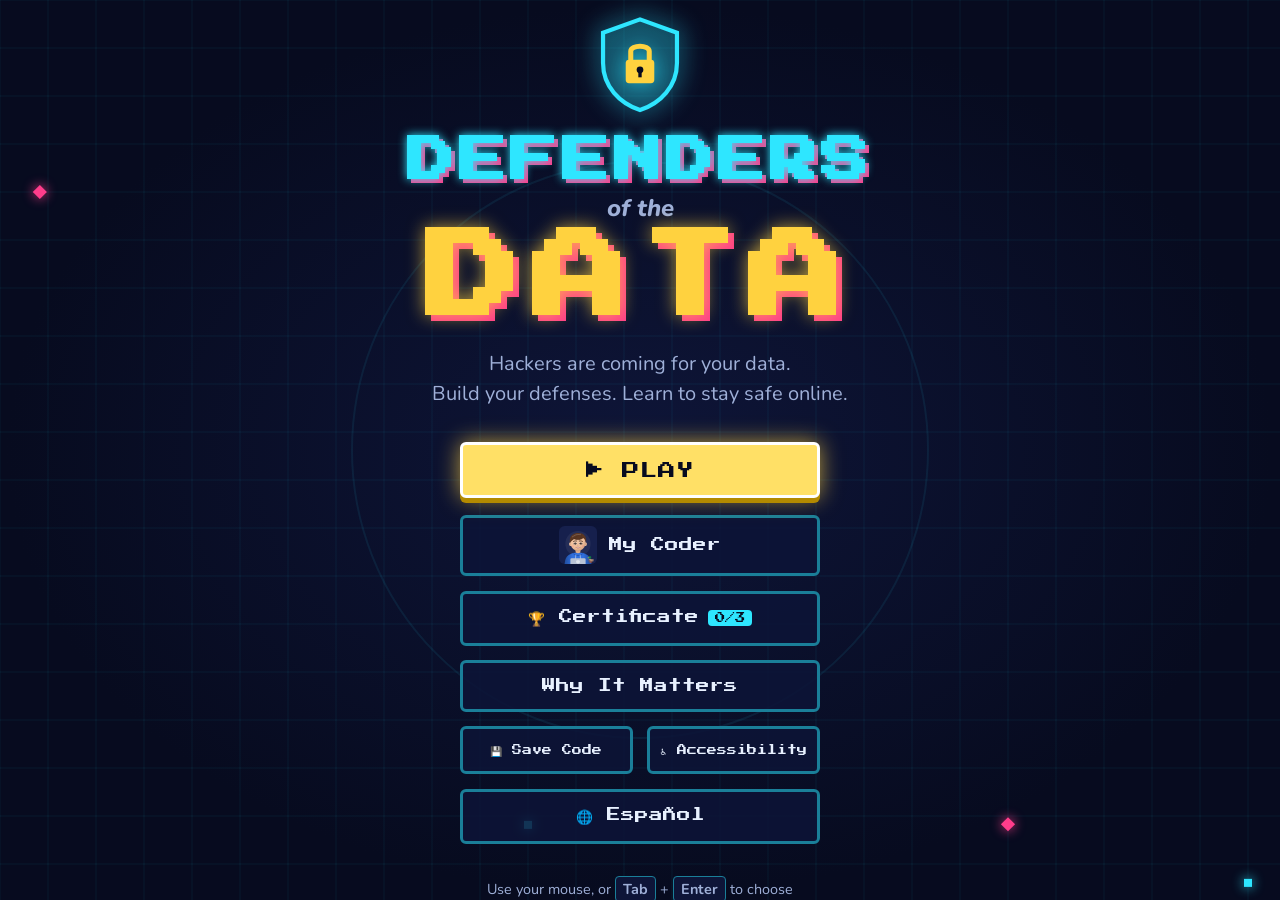
<file: index.html>
<!DOCTYPE html>
<html lang="en">
<head>
  <meta charset="UTF-8">
  <meta name="viewport" content="width=device-width, initial-scale=1.0">
  <title>Defenders of the Data</title>
  <meta name="description" content="A tower defense game about protecting your data and staying safe online.">
  <link rel="preconnect" href="https://fonts.googleapis.com">
  <link rel="preconnect" href="https://fonts.gstatic.com" crossorigin>
  <link href="https://fonts.googleapis.com/css2?family=Press+Start+2P&family=Lilita+One&family=Nunito:wght@400;700;800&family=Cinzel:wght@600;800&family=Great+Vibes&display=swap" rel="stylesheet">
  <link rel="icon" href="favicon.svg" type="image/svg+xml">
  <link rel="stylesheet" href="css/style.css">
</head>
<body>
  <!-- Animated background: data packets flowing to the core, threats getting blocked -->
  <canvas id="bg" aria-hidden="true"></canvas>

  <main id="title-screen" class="screen">
    <div class="logo">
      <div class="shield" aria-hidden="true">
        <svg viewBox="0 0 100 116">
          <path d="M50 4 L94 20 V56 C94 84 74 104 50 112 C26 104 6 84 6 56 V20 Z" class="shield-outline"/>
          <rect x="33" y="52" width="34" height="28" rx="4" class="lock-body"/>
          <path d="M39 52 V42 C39 34 61 34 61 42 V52" class="lock-shackle"/>
          <circle cx="50" cy="64" r="4" class="lock-hole"/>
          <rect x="48" y="64" width="4" height="9" class="lock-hole"/>
        </svg>
      </div>
      <h1>
        <span class="title-small">DEFENDERS</span>
        <span class="title-of">of the</span>
        <span class="title-big">DATA</span>
      </h1>
      <p class="tagline">Hackers are coming for your data.<br>Build your defenses. Learn to stay safe online.</p>
    </div>

    <nav class="menu" aria-label="Main menu">
      <button class="btn btn-primary" id="btn-play">&#9654; PLAY</button>
      <button class="btn coder-btn" id="btn-coder"><span class="coder-mini" id="coder-mini" aria-hidden="true"></span>My Coder</button>
      <button class="btn cert-btn" id="btn-cert">🏆 Certificate <span class="cert-btn-count"></span></button>
      <button class="btn" id="btn-why">Why It Matters</button>
      <div class="menu-row">
        <button class="btn" id="btn-save">💾 Save Code</button>
        <button class="btn" id="btn-access">♿ Accessibility</button>
      </div>
      <button class="btn" id="btn-lang" translate="no" lang="es">🌐 Español</button>
    </nav>

    <p class="hint hint-mouse">Use your mouse, or <kbd>Tab</kbd> + <kbd>Enter</kbd> to choose</p>
    <p class="hint hint-touch">Tap a button to choose</p>
  </main>

  <!-- Why It Matters -->
  <dialog id="dlg-why" class="panel" aria-labelledby="why-title">
    <h2 id="why-title">Why It Matters</h2>
    <p>Teens spend hours online every day, and scammers know it. One bad click can leak your passwords, your photos or your location.</p>
    <ul class="facts">
      <li><strong>$12.5 billion</strong> was lost to fraud reported to the U.S. FTC in 2024. <a class="source" href="https://www.ftc.gov/news-events/news/press-releases/2025/03/new-ftc-data-show-big-jump-reported-losses-fraud-125-billion-2024" target="_blank" rel="noopener">Source: FTC</a></li>
      <li><strong>Phishing</strong> (fake messages and links) is the most reported type of cybercrime to the FBI. <a class="source" href="https://www.ic3.gov/AnnualReport/Reports/2024_IC3Report.pdf" target="_blank" rel="noopener">Source: FBI IC3 2024 report</a></li>
      <li><strong>2-step verification</strong> blocks most automated attempts to break into your accounts. <a class="source" href="https://security.googleblog.com/2019/05/new-research-how-effective-is-basic.html" target="_blank" rel="noopener">Source: Google research</a></li>
    </ul>
    <p>Every tower, defender and guardian in this game is a real habit you can use today. Defend the game, then defend yourself!</p>

    <!-- Real-Life Missions (missions.js): do them for real and earn stars -->
    <h3 class="missions-title">🎯 Real-Life Missions <span class="missions-count" id="missions-count"></span></h3>
    <p class="missions-sub">Do these in real life, then check them off for stars in the Coder Locker.</p>
    <div class="missions" id="missions-list"></div>
    <div class="help-line">
      <p>🚨 <strong>Got scammed or feel unsafe online?</strong> Tell a trusted adult right away. It's never your fault, and you won't be in trouble for asking for help.</p>
      <ul>
        <li>Report scams: <a href="https://reportfraud.ftc.gov" target="_blank" rel="noopener">ReportFraud.ftc.gov</a></li>
        <li>Someone threatening to share your photos? <a href="https://takeitdown.ncmec.org" target="_blank" rel="noopener">Take It Down</a> helps get them removed, and the <a href="https://report.cybertip.org" target="_blank" rel="noopener">CyberTipline</a> takes reports.</li>
        <li>Personal info stolen? <a href="https://identitytheft.gov" target="_blank" rel="noopener">IdentityTheft.gov</a> gives you a step-by-step recovery plan.</li>
      </ul>
    </div>
    <button class="btn btn-primary close-btn">Let's go!</button>
  </dialog>

  <!-- Save Code: move your progress to another computer, no account needed (savecode.js) -->
  <dialog id="dlg-save" class="panel save-panel" aria-labelledby="save-title">
    <h2 id="save-title">💾 Save Code</h2>
    <p>No account needed! Copy this code, then load it on another computer to bring your stars, coder and progress with you.</p>
    <label class="save-label" for="save-code">Your save code</label>
    <textarea id="save-code" class="save-box" rows="3" readonly></textarea>
    <button class="btn btn-primary save-btn" id="save-copy">📋 Copy my save code</button>
    <label class="save-label" for="save-load-box">Got a code from another computer? Paste it here:</label>
    <textarea id="save-load-box" class="save-box" rows="3" placeholder="DOD1-..." spellcheck="false"></textarea>
    <button class="btn save-btn" id="save-load">📥 Load save code</button>
    <p class="save-message" id="save-message" role="status" hidden></p>
    <p class="save-tip">🔒 Keep your code private, like a password: anyone with it can load your progress.</p>
    <button class="btn close-btn">Done</button>
  </dialog>

  <!-- Accessibility settings for every game (access.js) -->
  <dialog id="dlg-access" class="panel" aria-labelledby="access-title">
    <h2 id="access-title">♿ Accessibility</h2>
    <p>Make the game work for you. These settings apply to all three games.</p>
    <div class="access-list" id="access-list"></div>
    <p class="access-note">Everything also works with just a keyboard: <kbd>Tab</kbd> to move, <kbd>Enter</kbd> to choose, <kbd>Esc</kbd> to close.</p>
    <button class="btn btn-primary close-btn">Done</button>
  </dialog>

  <!-- Certified Data Defender: progress on the 3 goals, and the certificate (certificate.js) -->
  <dialog id="dlg-cert" class="panel cert-panel" aria-labelledby="cert-title">
    <h2 id="cert-title">🏆 Certified Data Defender</h2>
    <p class="cert-status" id="cert-status" aria-live="polite"></p>
    <div class="cert-overall" aria-hidden="true"><span id="cert-overall"></span></div>
    <div class="cert-goals" id="cert-goals"></div>

    <label class="cert-name-label">Name on your certificate
      <input id="cert-name-input" maxlength="40" autocomplete="off" spellcheck="false">
    </label>

    <div class="cert-paper" id="cert-paper">
      <div class="cert-inner">
        <svg class="cert-watermark" viewBox="0 0 100 116" aria-hidden="true"><path d="M50 4 L94 20 V56 C94 84 74 104 50 112 C26 104 6 84 6 56 V20 Z"/></svg>
        <div class="cert-coder" id="cert-coder" aria-hidden="true"></div>
        <svg class="cert-shield" viewBox="0 0 100 116" aria-hidden="true">
          <path d="M50 4 L94 20 V56 C94 84 74 104 50 112 C26 104 6 84 6 56 V20 Z" fill="#14205a" stroke="#c9a227" stroke-width="5"/>
          <rect x="33" y="52" width="34" height="28" rx="4" fill="#e3bb3f"/>
          <path d="M39 52 V42 C39 34 61 34 61 42 V52" fill="none" stroke="#e3bb3f" stroke-width="6" stroke-linecap="round"/>
          <circle cx="50" cy="64" r="4" fill="#14205a"/><rect x="48" y="64" width="4" height="9" fill="#14205a"/>
        </svg>
        <p class="cert-brand">Defenders of the Data</p>
        <h3 class="cert-heading">Certificate of Achievement</h3>
        <p class="cert-line">This certifies that</p>
        <p class="cert-name" id="cert-name"></p>
        <p class="cert-line">is officially a</p>
        <p class="cert-rank">Certified Data Defender</p>
        <p class="cert-body">for mastering online safety in all three missions: clearing all 100 levels of Tower Defense, earning 500K bytes in Data Clicker, and quarantining every threat on the internet in Adventure.</p>
        <div class="cert-footer">
          <div class="cert-sign">
            <span class="cert-sign-value" id="cert-date"></span>
            <span class="cert-sign-label">Date</span>
          </div>
          <svg class="cert-seal" viewBox="0 0 120 120" aria-hidden="true">
            <polygon fill="#c9a227" points="60,2 69,16 85,8 88,25 105,24 100,41 116,48 104,60 116,72 100,79 105,96 88,95 85,112 69,104 60,118 51,104 35,112 32,95 15,96 20,79 4,72 16,60 4,48 20,41 15,24 32,25 35,8 51,16"/>
            <circle cx="60" cy="60" r="40" fill="#e3bb3f" stroke="#fff3c4" stroke-width="2"/>
            <circle cx="60" cy="60" r="33" fill="none" stroke="#a8841c" stroke-width="1.5" stroke-dasharray="3 2"/>
            <path d="M60 36 L79 43 V58 C79 70 71 79 60 83 C49 79 41 70 41 58 V43 Z" fill="#14205a"/>
            <path d="M60 46 L63 54 L71.5 54.3 L64.8 59.5 L67.2 67.7 L60 63 L52.8 67.7 L55.2 59.5 L48.5 54.3 L57 54 Z" fill="#e3bb3f"/>
            <text x="60" y="97" text-anchor="middle" font-family="Cinzel, serif" font-weight="800" font-size="8.5" fill="#14205a" letter-spacing="1">CERTIFIED</text>
          </svg>
          <div class="cert-sign">
            <span class="cert-signature">Haricharan Parna</span>
            <span class="cert-sign-label">Haricharan Parna · Creator &amp; Developer</span>
          </div>
        </div>
        <p class="cert-number" id="cert-number"></p>
      </div>
      <div class="cert-lock" aria-hidden="true">🔒 PREVIEW</div>
    </div>

    <div class="end-buttons">
      <button class="btn btn-primary" id="cert-print"></button>
      <button class="btn close-btn">Close</button>
    </div>
  </dialog>

  <!-- Choose a mode -->
  <dialog id="dlg-mode" class="panel" aria-labelledby="mode-title">
    <!-- Step 1: pick a game -->
    <div id="mode-games">
      <h2 id="mode-title">Choose Your Mode</h2>
      <div class="modes four">
        <button class="mode-card" id="btn-tower-defense">
          <span class="mode-emoji">🏰</span>
          <strong>Tower Defense</strong>
          <span>Build safety habits as towers and stop waves of threats before they reach your data.</span>
        </button>
        <a class="mode-card" href="clicker.html">
          <span class="mode-emoji">🖱️</span>
          <strong>Data Clicker</strong>
          <span>Click to earn bytes, hire defenders and spot scams. Keeps earning while you're away!</span>
        </a>
        <a class="mode-card" id="btn-adventure" href="adventure.html">
          <span class="mode-emoji">⚔️</span>
          <strong>Adventure</strong>
          <span>Explore the internet, battle hackers and collect them in your Threat Index.</span>
        </a>
        <a class="mode-card" id="btn-quiz" href="quiz.html">
          <span class="mode-emoji">📝</span>
          <strong>Quiz</strong>
          <span>Practice or take a test on any topic. See your score and review every answer.</span>
        </a>
      </div>
      <button class="btn close-btn">Back</button>
    </div>

    <!-- Step 2: pick how to play Tower Defense -->
    <div id="mode-td" hidden>
      <h2>🏰 Tower Defense</h2>
      <div class="modes">
        <a class="mode-card" href="tower-defense.html#levels">
          <span class="mode-emoji">🗺️</span>
          <strong>Levels</strong>
          <span>Fight through 100 levels with a boss every 10. Pass a Security Clearance test to jump ahead.</span>
        </a>
        <a class="mode-card" href="tower-defense.html#endless">
          <span class="mode-emoji">♾️</span>
          <strong>Endless</strong>
          <span>The waves never stop and get tough fast. How long can you survive?</span>
        </a>
      </div>
      <button class="btn step-back" id="btn-mode-back">Back</button>
    </div>
  </dialog>

  <!-- Coder Locker: spend stars on cosmetics (locker.js). Full screen, like a game locker. -->
  <dialog id="dlg-coder" class="locker" aria-labelledby="coder-title">
    <div class="lk-bg" aria-hidden="true"></div>
    <header class="lk-top">
      <button class="lk-back" id="locker-back" hidden>&#8249; Back</button>
      <h2 id="coder-title">Locker</h2>
      <span class="lk-count" id="locker-count"></span>
      <span class="lk-stars" title="Stars to spend. Earn them by clearing levels in Tower Defense."><span class="lk-star">★</span><strong id="locker-balance">0</strong></span>
      <button class="lk-close close-btn" aria-label="Close the locker">&#10005;</button>
    </header>
    <div class="lk-main">
      <section class="lk-left">
        <div class="lk-loadout" id="locker-loadout"></div>
        <div class="lk-grid" id="locker-grid" hidden></div>
      </section>
      <section class="lk-right">
        <div class="lk-stage">
          <div class="lk-rays" aria-hidden="true"></div>
          <!-- Your name, above your coder (a nickname: never your real name) -->
          <div class="lk-nameplate">
            <input id="locker-name" maxlength="20" autocomplete="off" spellcheck="false" aria-label="Your coder's name" aria-describedby="locker-name-tip">
            <button type="button" id="locker-name-dice" title="Random name" aria-label="Pick a random name">🎲</button>
            <p class="lk-name-tip" id="locker-name-tip">✏️ Click to rename. Use a nickname, never your real name!</p>
          </div>
          <div class="lk-preview" id="locker-preview"></div>
          <div class="lk-podium" aria-hidden="true"></div>
        </div>
        <div class="lk-details" id="locker-details" aria-live="polite">
          <span class="lk-rarity" id="locker-rarity"></span>
          <h3 class="lk-item-name" id="locker-item-name"></h3>
          <p class="lk-item-type" id="locker-item-type"></p>
          <p class="lk-item-note" id="locker-item-note"></p>
          <button class="lk-action" id="locker-action"></button>
        </div>
      </section>
    </div>
  </dialog>

  <div id="toast" role="status" aria-live="polite"></div>

  <script src="js/access.js"></script>
  <script src="js/lang-es.js"></script>
  <script src="js/i18n.js"></script>
  <script src="js/background.js"></script>
  <script src="js/menu.js"></script>
  <script src="js/avatar.js"></script>
  <script src="js/locker.js"></script>
  <script src="js/savecode.js"></script>
  <script src="js/missions.js"></script>
  <script src="js/adventure-data.js"></script>
  <script src="js/certificate.js"></script>
</body>
</html>
</file>
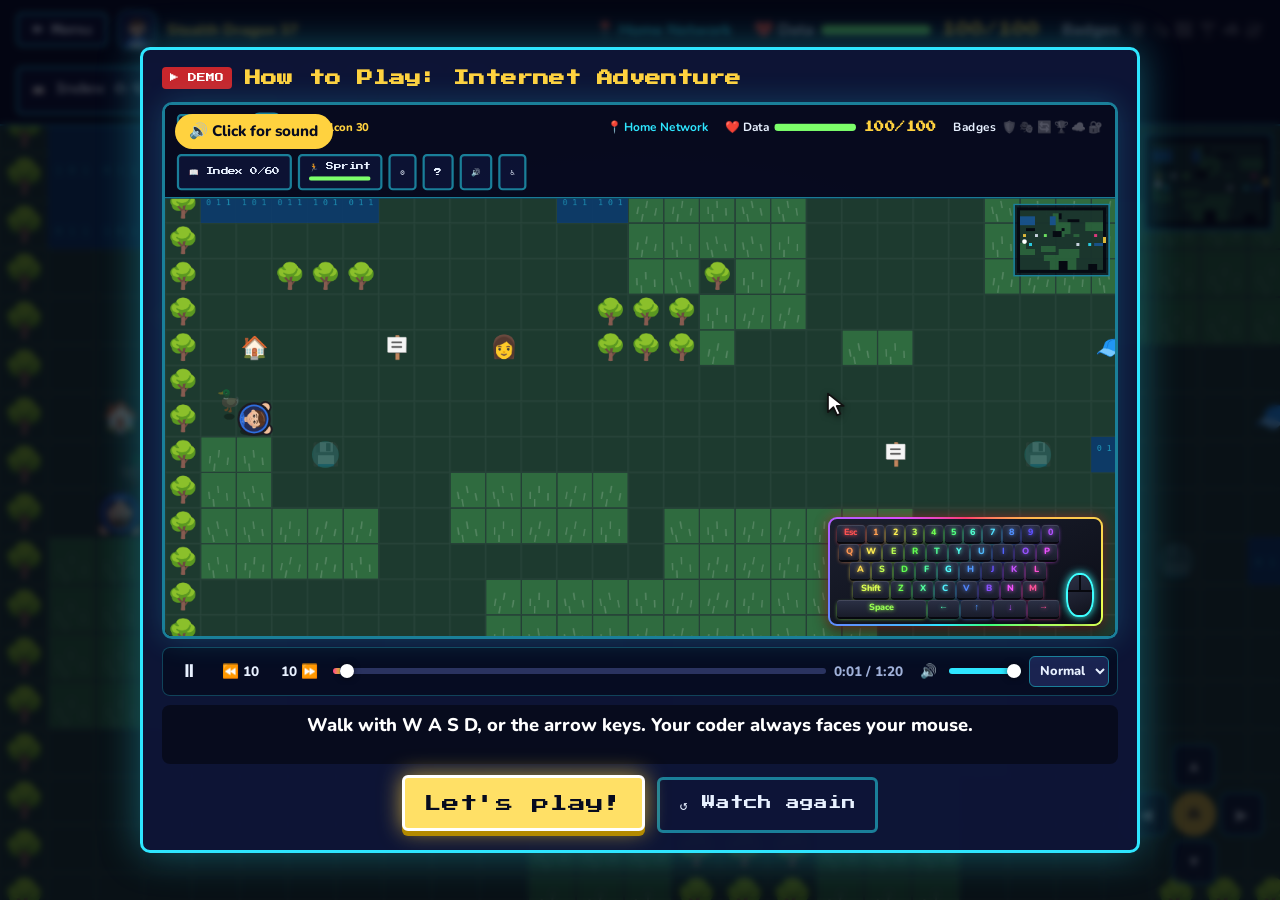
<file: adventure.html>
<!DOCTYPE html>
<html lang="en">
<head>
  <meta charset="UTF-8">
  <meta name="viewport" content="width=device-width, initial-scale=1.0">
  <title>Adventure - Defenders of the Data</title>
  <link rel="preconnect" href="https://fonts.googleapis.com">
  <link rel="preconnect" href="https://fonts.gstatic.com" crossorigin>
  <link href="https://fonts.googleapis.com/css2?family=Press+Start+2P&family=Nunito:wght@400;700;800&display=swap" rel="stylesheet">
  <link rel="icon" href="favicon.svg" type="image/svg+xml">
  <link rel="stylesheet" href="css/style.css">
  <link rel="stylesheet" href="css/td.css">
  <link rel="stylesheet" href="css/adventure.css">
</head>
<body class="adventure">
  <header class="hud">
    <h1 class="sr-only">Internet Adventure</h1>
    <div class="hud-left">
      <a class="btn btn-small" href="index.html" aria-label="Back to main menu">&#8592; Menu</a>
      <a class="hud-coder" id="hud-coder" href="index.html#coder" title="Your coder. Spend your stars on new looks in the Coder Locker" aria-label="Your coder: open the Coder Locker"></a>
    </div>
    <div class="stats">
      <span class="stat zone-name" id="zone-name"></span>
      <span class="stat hp-stat" title="Your data. If it runs out, you go back to the last Restore Point.">❤️ Data
        <span class="hp-bar"><span id="hud-hp-fill"></span></span>
        <strong id="hud-hp"></strong>
      </span>
      <span class="stat" title="Badges from beating hacker trainers. Each one opens the next gate.">Badges <span class="badges" id="badges"></span></span>
    </div>
    <div class="controls">
      <button class="btn btn-small" id="btn-index" title="Threat Index (I)">📖 Index <span id="index-count"></span></button>
      <button class="btn btn-small run-btn" id="btn-sprint" aria-pressed="false" title="Sprint: hold Shift, or click to keep sprinting on. Sprinting uses stamina.">🏃 Sprint<span class="stamina" aria-hidden="true"><span id="stamina-fill"></span></span></button>
      <button class="btn btn-small" id="btn-settings" title="Settings and controls" aria-label="Settings and controls">⚙️</button>
      <button class="btn btn-small" id="btn-help" title="How to play" aria-label="How to play">?</button>
      <button class="btn btn-small" id="btn-mute" title="Sound (M)">🔊</button>
    </div>
  </header>

  <main class="world-wrap" id="world-wrap">
    <canvas id="world" aria-label="The internet. Use the arrow keys or WASD to walk, and Space to talk."></canvas>

    <!-- Talking to people and reading signs -->
    <div class="talk" id="talk" hidden aria-live="polite">
      <p class="talk-text" id="talk-text"></p>
      <span class="talk-next">▼ Space</span>
    </div>

    <!-- On-screen controls for mouse and touch -->
    <div class="pad" aria-label="Movement buttons">
      <button data-dir="up" aria-label="Walk up">▲</button>
      <button data-dir="left" aria-label="Walk left">◀</button>
      <button class="pad-a" data-dir="act" aria-label="Talk or interact">A</button>
      <button data-dir="right" aria-label="Walk right">▶</button>
      <button data-dir="down" aria-label="Walk down">▼</button>
    </div>
    <!-- Touch joystick: drag the knob to walk any direction (phones and tablets) -->
    <div class="stick" id="stick" aria-hidden="true"><span class="stick-knob" id="stick-knob"></span></div>

    <!-- Battles -->
    <section class="battle" id="battle" hidden aria-label="Battle">
      <div class="battle-field">
        <div class="fighter enemy">
          <div class="card">
            <p class="card-name"><span id="enemy-name"></span> <span class="type-tag rarity-tag" id="enemy-rarity"></span> <span class="type-tag" id="enemy-type"></span></p>
            <span class="battle-hp"><span id="enemy-hp-fill"></span></span>
          </div>
          <div class="sprite enemy-sprite" id="enemy-sprite"></div>
        </div>
        <div class="fighter player">
          <div class="sprite player-sprite" id="player-sprite"></div>
          <div class="card">
            <p class="card-name">You <span class="type-tag me">Defender</span></p>
            <span class="battle-hp"><span id="player-hp-fill"></span></span>
            <p class="hp-text" id="player-hp-text"></p>
          </div>
          <!-- Your guardian (boss battles only) -->
          <div class="guardian" id="guardian" hidden>
            <div class="sprite guardian-sprite" id="guardian-sprite"></div>
            <div class="card">
              <p class="card-name"><span id="guardian-name"></span> <span class="type-tag me" id="guardian-type"></span></p>
              <span class="battle-hp"><span id="guardian-hp-fill"></span></span>
              <p class="hp-text"><span id="guardian-team"></span> · <span id="guardian-hp-text"></span></p>
            </div>
          </div>
        </div>
      </div>
      <div class="battle-bottom">
        <div class="battle-log" id="battle-log" aria-live="polite"></div>
        <div class="battle-actions" id="battle-actions"></div>
      </div>
    </section>
  </main>

  <!-- Threat Index: everything you've met and quarantined -->
  <dialog id="dlg-index" class="panel index-panel" aria-labelledby="index-title">
    <h2 id="index-title">📖 Threat Index</h2>
    <p class="center" id="index-summary"></p>
    <div class="dex" id="dex"></div>
    <div class="dex-detail" id="dex-detail" hidden></div>
    <button class="btn close-btn" id="index-close">Close</button>
  </dialog>

  <!-- Settings: change controls and field of view (adventure.js) -->
  <dialog id="dlg-settings" class="panel settings-panel" aria-labelledby="settings-title">
    <h2 id="settings-title">⚙️ Settings</h2>
    <h3 class="settings-head">Controls</h3>
    <p class="settings-hint">Click a key, then press the new key you want. Esc cancels, Backspace clears it.</p>
    <div class="controls-table" id="controls"></div>
    <h3 class="settings-head">View</h3>
    <label class="setting-row" for="fov">
      <span>Field of view <strong id="fov-value"></strong></span>
      <input type="range" id="fov" min="70" max="150" step="5">
    </label>
    <p class="settings-hint fov-hint"><span>Zoomed in</span><span>See more of the map</span></p>
    <label class="setting-row check"><input type="checkbox" id="opt-minimap"> Show the minimap</label>
    <label class="setting-row check"><input type="checkbox" id="opt-pad"> Show the on-screen movement buttons</label>
    <div class="end-buttons">
      <button class="btn btn-primary" id="settings-close">Done</button>
      <button class="btn" id="settings-reset">Reset to default</button>
    </div>
  </dialog>

  <!-- You beat the final boss -->
  <dialog id="dlg-win" class="panel cleared-panel" aria-labelledby="win-title">
    <div class="confetti" id="confetti" aria-hidden="true"></div>
    <div class="cleared-coder" id="win-coder" aria-hidden="true"></div>
    <h2 id="win-title">You Saved the Internet!</h2>
    <p class="center" id="win-text"></p>
    <div class="end-buttons"><button class="btn btn-primary" id="win-go">Keep exploring</button></div>
  </dialog>

  <div id="toast" role="status" aria-live="polite"></div>

  <script src="js/demo-mode.js"></script>
  <script src="js/access.js"></script>
  <script src="js/lang-es.js"></script>
  <script src="js/i18n.js"></script>
  <script src="js/content.js"></script>
  <script src="js/sound.js"></script>
  <script src="js/avatar.js"></script>
  <script src="js/adventure-data.js"></script>
  <script src="js/demo.js"></script>
  <script src="js/adventure.js"></script>
</body>
</html>
</file>
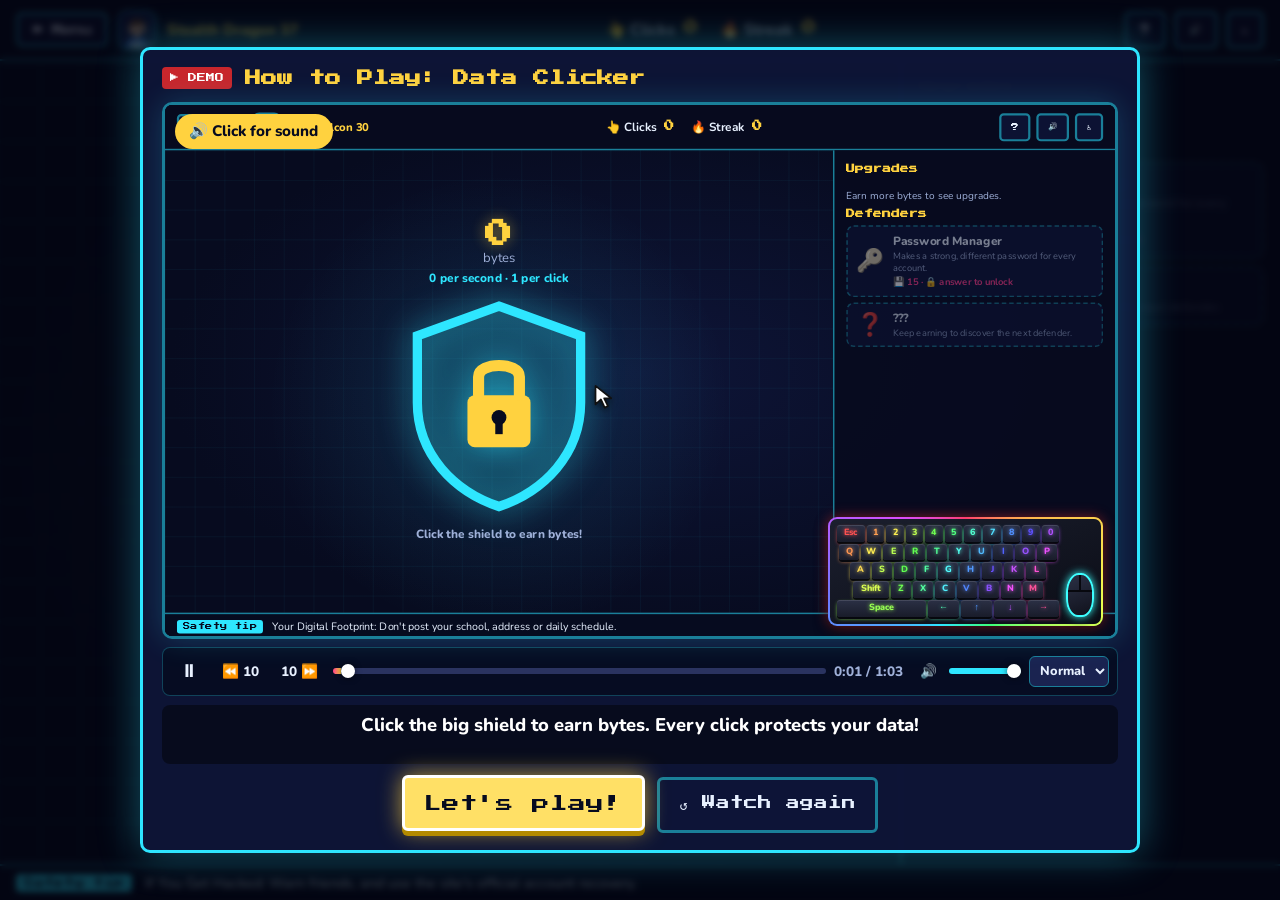
<file: clicker.html>
<!DOCTYPE html>
<html lang="en">
<head>
  <meta charset="UTF-8">
  <meta name="viewport" content="width=device-width, initial-scale=1.0">
  <title>Clicker - Defenders of the Data</title>
  <link rel="preconnect" href="https://fonts.googleapis.com">
  <link rel="preconnect" href="https://fonts.gstatic.com" crossorigin>
  <link href="https://fonts.googleapis.com/css2?family=Press+Start+2P&family=Nunito:wght@400;700;800&display=swap" rel="stylesheet">
  <link rel="icon" href="favicon.svg" type="image/svg+xml">
  <link rel="stylesheet" href="css/style.css">
  <link rel="stylesheet" href="css/td.css">
  <link rel="stylesheet" href="css/clicker.css">
</head>
<body class="clicker">
  <header class="hud">
    <h1 class="sr-only">Data Clicker</h1>
    <div class="hud-left">
      <a class="btn btn-small" href="index.html" aria-label="Back to main menu">&#8592; Menu</a>
      <a class="hud-coder" id="hud-coder" href="index.html#coder" title="Your coder. Spend your stars on new looks in the Coder Locker" aria-label="Your coder: open the Coder Locker"></a>
    </div>
    <div class="stats">
      <span class="stat" title="Total clicks">👆 Clicks <strong id="clicks">0</strong></span>
      <span class="stat" title="Correct answers in a row">🔥 Streak <strong id="streak">0</strong></span>
    </div>
    <div class="controls">
      <button class="btn btn-small" id="btn-help" title="How to play" aria-label="How to play">?</button>
      <button class="btn btn-small" id="btn-mute" title="Sound (M)">🔊</button>
    </div>
  </header>

  <main class="clicker-main">
    <!-- Where you click (and where surprises pop up) -->
    <section class="play-area" id="play-area">
      <div class="bank">
        <p class="bank-bytes"><strong id="bytes">0</strong> bytes</p>
        <p class="bank-rate"><span id="rate">0</span> per second · <span id="per-click">1</span> per click</p>
      </div>

      <button class="big-shield" id="big-shield" aria-label="Click to defend your data and earn bytes">
        <svg viewBox="0 0 100 116" aria-hidden="true">
          <path d="M50 4 L94 20 V56 C94 84 74 104 50 112 C26 104 6 84 6 56 V20 Z" class="shield-outline"/>
          <rect x="33" y="52" width="34" height="28" rx="4" class="lock-body"/>
          <path d="M39 52 V42 C39 34 61 34 61 42 V52" class="lock-shackle"/>
          <circle cx="50" cy="64" r="4" class="lock-hole"/>
          <rect x="48" y="64" width="4" height="9" class="lock-hole"/>
        </svg>
      </button>
      <p class="click-hint" id="click-hint">Click the shield to earn bytes!</p>

      <div class="overdrive" id="overdrive" hidden>
        <span>⚡ OVERDRIVE x<span id="overdrive-x"></span></span>
        <span class="overdrive-bar"><span id="overdrive-fill"></span></span>
      </div>

      <!-- A scam pop-up window (clicker.js) -->
      <div class="scam-popup" id="scam-popup" hidden role="dialog" aria-labelledby="scam-title">
        <div class="scam-bar"><span id="scam-title">📨 Incoming message</span><span class="scam-timer" id="scam-timer"></span></div>
        <div class="scam-body">
          <p class="scam-ask">Real or scam?</p>
          <div class="message" id="scam-message"></div>
          <div class="scam-buttons" id="scam-buttons">
            <button class="choice big" data-answer="real">✅ Real</button>
            <button class="choice big" data-answer="scam">🚩 Scam</button>
          </div>
          <div class="result" id="scam-result" hidden></div>
        </div>
      </div>

      <button class="secret-bubble" id="secret-bubble" hidden aria-label="Secret message! Click it for an Overdrive bonus"><span></span><span></span><span></span></button>
    </section>

    <!-- The shop -->
    <aside class="shop" aria-label="Shop">
      <h2 class="shop-title">Upgrades</h2>
      <div class="upgrades" id="upgrades"></div>
      <p class="shop-empty" id="upgrades-empty">Earn more bytes to see upgrades.</p>
      <h2 class="shop-title">Defenders</h2>
      <div class="helpers" id="helpers"></div>
    </aside>
  </main>

  <footer class="ticker" aria-live="off"><span class="ticker-tag">Safety tip</span><span id="ticker-text"></span></footer>

  <!-- First time here: how to play (clicker.js) -->
  <!-- Questions: unlocking defenders, upgrades and secret messages -->
  <dialog id="dlg-ask" class="panel lesson" aria-labelledby="ask-title">
    <p class="brief-tag" id="ask-tag"></p>
    <h2 id="ask-title"></h2>
    <p id="ask-prompt"></p>
    <div class="message" id="ask-message" hidden></div>
    <div class="choices" id="ask-options"></div>
    <div class="result" id="ask-result" hidden></div>
    <div class="end-buttons">
      <button class="btn btn-primary" id="ask-done" hidden></button>
      <button class="btn" id="ask-cancel">Not now</button>
    </div>
  </dialog>

  <div id="toast" role="status" aria-live="polite"></div>

  <script src="js/demo-mode.js"></script>
  <script src="js/access.js"></script>
  <script src="js/lang-es.js"></script>
  <script src="js/i18n.js"></script>
  <script src="js/content.js"></script>
  <script src="js/sound.js"></script>
  <script src="js/avatar.js"></script>
  <script src="js/hacked.js"></script>
  <script src="js/demo.js"></script>
  <script src="js/clicker.js"></script>
</body>
</html>
</file>
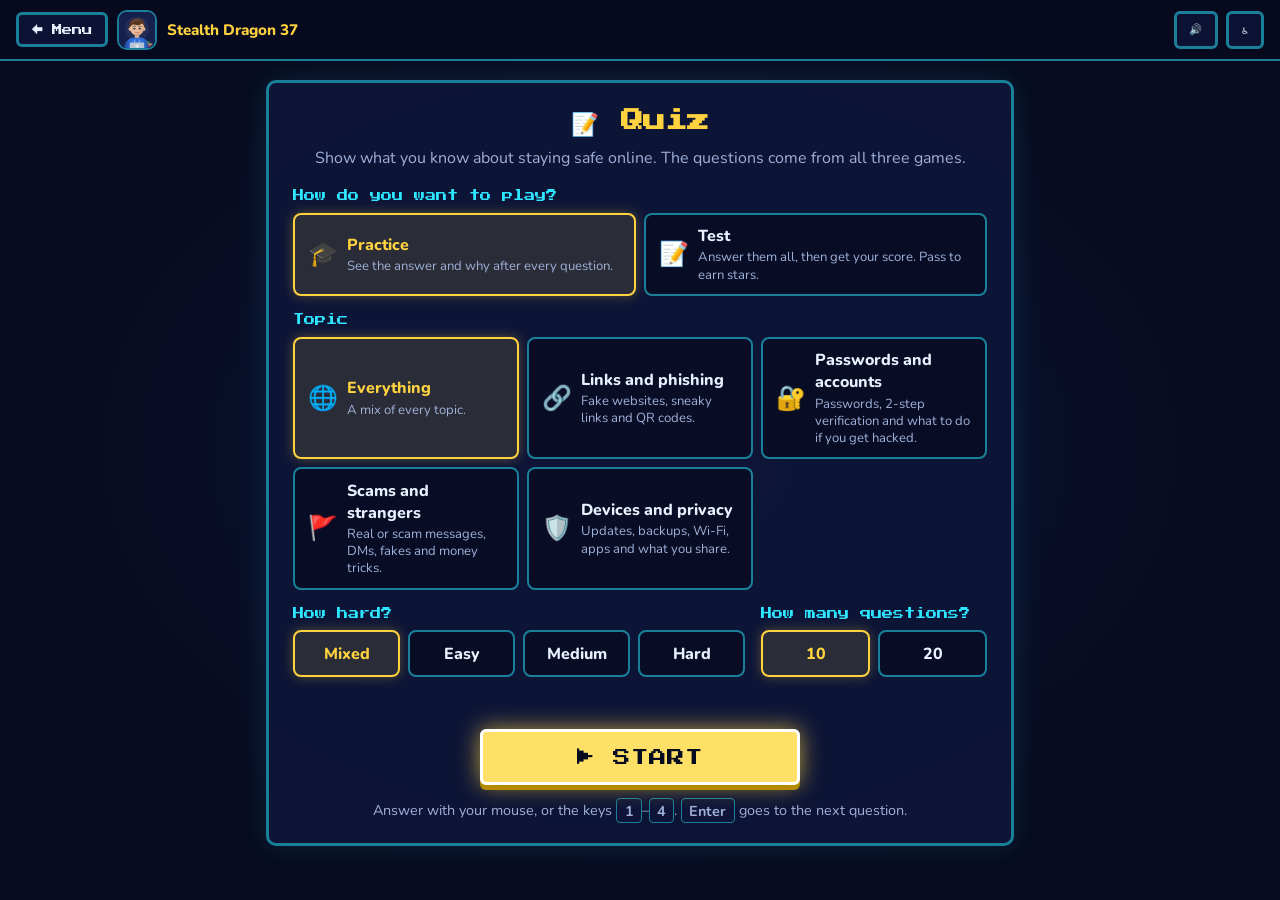
<file: quiz.html>
<!DOCTYPE html>
<html lang="en">
<head>
  <meta charset="UTF-8">
  <meta name="viewport" content="width=device-width, initial-scale=1.0">
  <title>Quiz - Defenders of the Data</title>
  <link rel="preconnect" href="https://fonts.googleapis.com">
  <link rel="preconnect" href="https://fonts.gstatic.com" crossorigin>
  <link href="https://fonts.googleapis.com/css2?family=Press+Start+2P&family=Nunito:wght@400;700;800&display=swap" rel="stylesheet">
  <link rel="icon" href="favicon.svg" type="image/svg+xml">
  <link rel="stylesheet" href="css/style.css">
  <link rel="stylesheet" href="css/td.css">
  <link rel="stylesheet" href="css/quiz.css">
</head>
<body class="quiz">
  <header class="hud">
    <div class="hud-left">
      <a class="btn btn-small" href="index.html" aria-label="Back to main menu">&#8592; Menu</a>
      <a class="hud-coder" id="hud-coder" href="index.html#coder" title="Your coder. Spend your stars on new looks in the Coder Locker" aria-label="Your coder: open the Coder Locker"></a>
    </div>
    <div class="stats" id="quiz-stats" hidden>
      <span class="stat">📝 <strong id="stat-count">1/10</strong></span>
      <span class="stat" id="stat-right-box">✔ Right <strong id="stat-right">0</strong></span>
    </div>
    <div class="controls">
      <button class="btn btn-small" id="btn-mute" title="Sound (M)">🔊</button>
    </div>
  </header>

  <main class="quiz-main">
    <!-- Step 1: choose your quiz -->
    <section id="quiz-setup" class="quiz-card" aria-labelledby="setup-title">
      <h1 id="setup-title" class="quiz-title">📝 Quiz</h1>
      <p class="quiz-intro">Show what you know about staying safe online. The questions come from all three games.</p>

      <fieldset class="quiz-pick">
        <legend>How do you want to play?</legend>
        <div class="pick-row two" id="pick-mode"></div>
      </fieldset>
      <fieldset class="quiz-pick">
        <legend>Topic</legend>
        <div class="pick-row" id="pick-topic"></div>
      </fieldset>
      <div class="pick-pair">
        <fieldset class="quiz-pick">
          <legend>How hard?</legend>
          <div class="pick-row small" id="pick-level"></div>
        </fieldset>
        <fieldset class="quiz-pick">
          <legend>How many questions?</legend>
          <div class="pick-row small" id="pick-length"></div>
        </fieldset>
      </div>

      <p class="quiz-best" id="quiz-best" aria-live="polite"></p>
      <button class="btn btn-primary" id="btn-start">&#9654; START</button>
      <p class="hint hint-mouse">Answer with your mouse, or the keys <kbd>1</kbd>–<kbd>4</kbd>. <kbd>Enter</kbd> goes to the next question.</p>
    </section>

    <!-- Step 2: the questions (quiz.js puts each one in a new box, so Read aloud reads it fresh) -->
    <section id="quiz-play" class="quiz-card" hidden aria-label="Quiz question">
      <div class="quiz-top">
        <p class="quiz-mode-tag" id="quiz-mode-tag"></p>
        <button class="sq-quit" id="btn-quit" aria-label="Stop the quiz">✕</button>
      </div>
      <div class="quiz-bar" aria-hidden="true"><span id="quiz-bar-fill"></span></div>
      <div id="quiz-question"></div>
      <div class="quiz-next-row">
        <button class="btn btn-primary btn-small" id="btn-next" disabled>Next ▶</button>
      </div>
    </section>

    <!-- Step 3: your score and every answer -->
    <section id="quiz-results" class="quiz-card" hidden aria-labelledby="results-title">
      <p class="print-only" id="print-head"></p>
      <!-- quiz.js puts your score here -->
      <div class="result-buttons">
        <button class="btn btn-primary btn-small" id="btn-missed">🎯 Practice what I missed</button>
        <button class="btn btn-small" id="btn-again">🔁 New questions</button>
        <button class="btn btn-small" id="btn-change">⚙️ Change quiz</button>
        <button class="btn btn-small" id="btn-print">🖨️ Print results</button>
      </div>
      <h2 class="review-title">Review your answers</h2>
      <ol class="review-list" id="review-list"></ol>
    </section>
  </main>

  <div id="toast" role="status" aria-live="polite"></div>

  <script src="js/access.js"></script>
  <script src="js/lang-es.js"></script>
  <script src="js/i18n.js"></script>
  <script src="js/content.js"></script>
  <script src="js/sound.js"></script>
  <script src="js/avatar.js"></script>
  <script src="js/quiz.js"></script>
</body>
</html>
</file>
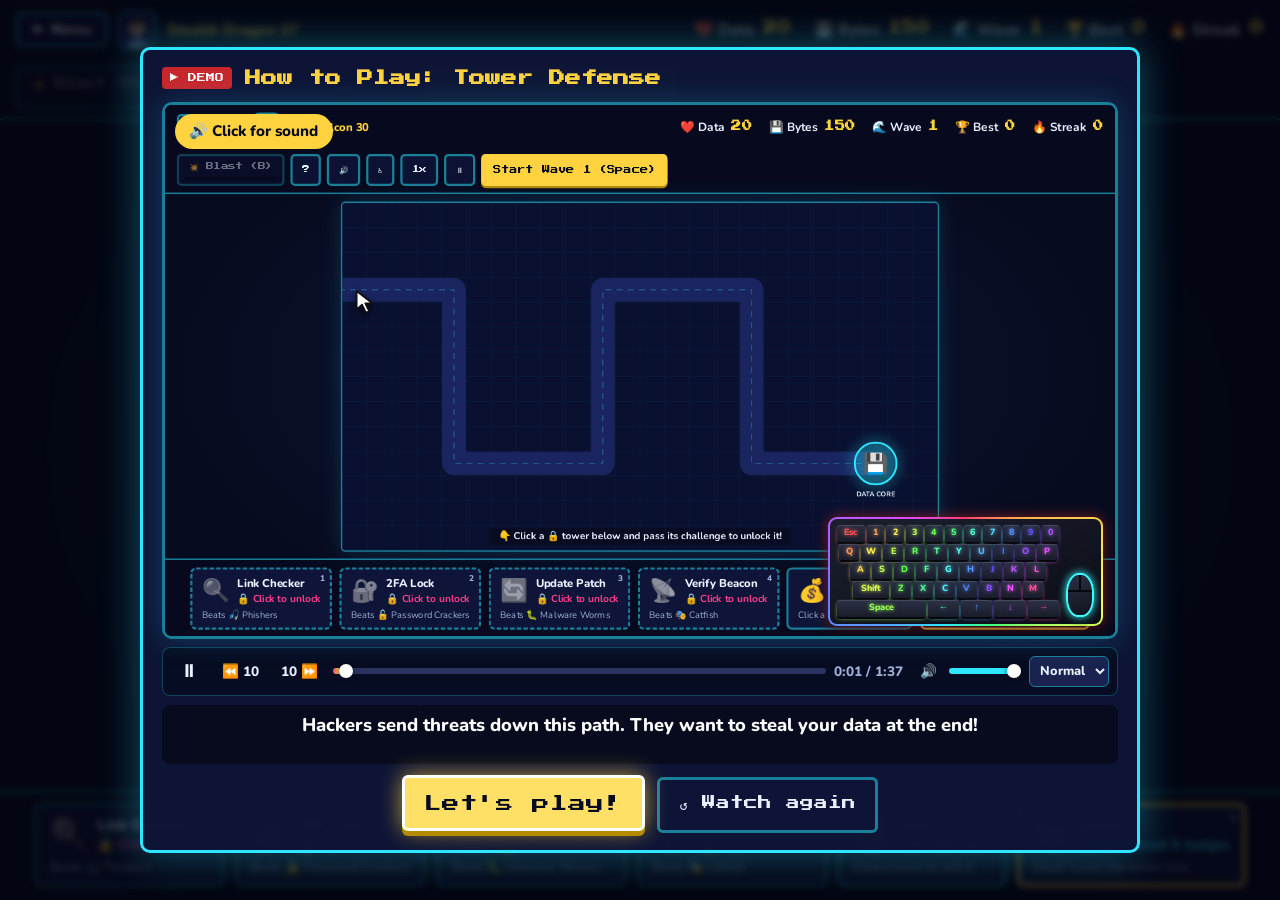
<file: tower-defense.html>
<!DOCTYPE html>
<html lang="en">
<head>
  <meta charset="UTF-8">
  <meta name="viewport" content="width=device-width, initial-scale=1.0">
  <title>Tower Defense - Defenders of the Data</title>
  <link rel="preconnect" href="https://fonts.googleapis.com">
  <link rel="preconnect" href="https://fonts.gstatic.com" crossorigin>
  <link href="https://fonts.googleapis.com/css2?family=Press+Start+2P&family=Nunito:wght@400;700;800&display=swap" rel="stylesheet">
  <link rel="icon" href="favicon.svg" type="image/svg+xml">
  <link rel="stylesheet" href="css/style.css">
  <link rel="stylesheet" href="css/td.css">
</head>
<body class="td">
  <header class="hud">
    <h1 class="sr-only">Tower Defense</h1>
    <div class="hud-left">
      <a class="btn btn-small" href="index.html" aria-label="Back to main menu">&#8592; Menu</a>
      <a class="hud-coder" id="hud-coder" href="index.html#coder" title="Your coder. Spend your stars on new looks in the Coder Locker" aria-label="Your coder: open the Coder Locker"></a>
    </div>
    <div class="stats">
      <span class="stat" title="Data left. If it hits 0, your data is leaked!">❤️ Data <strong id="data">20</strong></span>
      <span class="stat" title="Bytes. Spend them on towers.">💾 Bytes <strong id="bytes">150</strong></span>
      <span class="stat">🌊 Wave <strong id="wave">1</strong></span>
      <span class="stat" title="Most waves you have ever survived">🏆 Best <strong id="best">0</strong></span>
      <span class="stat streak" title="Right answers in a row. 3+ charges your Firewall Blast twice as fast!">🔥 Streak <strong id="streak">0</strong></span>
      <span class="stat boost" id="boost-stat" title="You answered a secret message: double damage this level!" hidden>⚡ 2x Damage</span>
    </div>
    <div class="controls">
      <button class="btn btn-small blast" id="btn-blast" disabled>
        💥 Blast (B)
        <span class="charge" aria-hidden="true"><span id="charge-fill"></span></span>
      </button>
      <button class="btn btn-small" id="btn-levels" title="Level map: skip ahead with a quiz (V)">🗺️ Levels</button>
      <button class="btn btn-small" id="btn-how" title="How to play" aria-label="How to play">?</button>
      <button class="btn btn-small" id="btn-mute" title="Sound (M)">🔊</button>
      <button class="btn btn-small" id="btn-speed" title="Speed (F)">1x</button>
      <button class="btn btn-small" id="btn-pause" title="Pause (P)">⏸</button>
      <button class="btn btn-primary btn-small" id="btn-wave">Start Wave (Space)</button>
    </div>
  </header>

  <main class="board">
    <canvas id="board" aria-label="Game board. Threats travel along the path toward your Data Core."></canvas>

    <!-- Live DM: pops up during waves while the game keeps running (dm.js) -->
    <aside id="dm" class="dm" hidden aria-live="polite" aria-label="New message">
      <div class="dm-head">
        <span>💬 New message! Reply fast</span>
        <button class="dm-close" id="dm-close" aria-label="Dismiss message">✕</button>
      </div>
      <div class="message" id="dm-message"></div>
      <div class="dm-timer" id="dm-timer"><div id="dm-timer-fill"></div></div>
      <div class="dm-replies" id="dm-replies"></div>
      <div id="dm-result" class="result" hidden></div>
    </aside>
  </main>

  <footer class="tower-bar" id="tower-bar" aria-label="Towers">
    <!-- Tower buttons are added by td.js -->
  </footer>

  <!-- Scan: read a threat's message and decide what kind of threat it is -->
  <dialog id="dlg-scan" class="panel lesson" aria-labelledby="scan-title">
    <p class="new-tag" id="scan-title">📩 Scan: what kind of threat is this?</p>
    <div class="message" id="scan-message"></div>
    <div class="choices" id="scan-choices"></div>
    <div id="scan-result" class="result" hidden></div>
    <button class="btn btn-primary close-btn" id="scan-continue" hidden>Back to defending!</button>
  </dialog>

  <!-- Real or Scam quiz between waves -->
  <dialog id="dlg-quiz" class="panel lesson" aria-labelledby="quiz-title">
    <h2 id="quiz-title">Real or Scam?</h2>
    <p class="progress" id="quiz-progress"></p>
    <div class="message" id="quiz-message"></div>
    <div class="choices two">
      <button class="choice big" id="quiz-real">✅ Real</button>
      <button class="choice big" id="quiz-scam">🚩 Scam</button>
    </div>
    <div id="quiz-result" class="result" hidden></div>
    <button class="btn btn-primary close-btn" id="quiz-next" hidden>Next question</button>
  </dialog>

  <!-- Challenge to unlock a tower -->
  <dialog id="dlg-challenge" class="panel lesson" aria-labelledby="ch-title">
    <p class="new-tag" id="ch-tag"></p>
    <h2 id="ch-title"></h2>
    <p id="ch-prompt"></p>
    <div class="choices" id="ch-options"></div>
    <div id="ch-password" hidden>
      <label for="ch-pw" class="pw-label">Practice password</label>
      <input id="ch-pw" type="text" autocomplete="off" spellcheck="false" placeholder="Type a practice password...">
      <div class="meter"><div id="ch-meter"></div></div>
      <p class="meter-label" id="ch-meter-label"></p>
      <ul class="rules">
        <li id="rule-length">At least 12 characters</li>
        <li id="rule-mix">Mix of at least 3: lowercase, UPPERCASE, numbers, symbols</li>
        <li id="rule-common">Not a common password or word (like "password" or "qwerty")</li>
        <li id="rule-2fa"><label><input type="checkbox" id="ch-2fa"> Turn on 2-step verification</label></li>
      </ul>
    </div>
    <div id="ch-result" class="result" hidden></div>
    <p class="tip" id="ch-tip" hidden></p>
    <div class="end-buttons">
      <button class="btn btn-primary" id="ch-unlock" hidden>🔓 Unlock tower!</button>
      <button class="btn" id="ch-cancel">Not now</button>
    </div>
  </dialog>

  <!-- Login check: log in with your practice password, then a 2-step code (password.js) -->
  <dialog id="dlg-login" class="panel lesson" aria-labelledby="login-title">
    <p class="new-tag">🔐 Surprise security check!</p>
    <h2 id="login-title">Log In to Your 2FA Locks</h2>

    <div id="login-step-pw">
      <p>Hackers are trying to get in! Log in with the practice password you made when you unlocked the 2FA Lock.</p>
      <label for="login-pw" class="pw-label">Password</label>
      <div class="login-row">
        <input id="login-pw" type="password" autocomplete="off" spellcheck="false" placeholder="Your practice password">
        <button class="btn btn-small" id="login-show" aria-label="Show or hide password">Show</button>
      </div>
      <p class="login-error" id="login-error" role="alert"></p>
      <div class="end-buttons">
        <button class="btn btn-primary" id="login-go">Log in</button>
        <button class="btn" id="login-forgot">Forgot password?</button>
      </div>
    </div>

    <div id="login-step-code" hidden>
      <p>Password correct! Now step 2: type the code sent to your phone.</p>
      <div class="phone">
        <p class="phone-from">💬 Defenders Security</p>
        <p>Your login code is <strong id="login-phone-code"></strong>. Never share this code with anyone.</p>
      </div>
      <label for="login-code" class="pw-label">6-digit code</label>
      <input id="login-code" type="text" inputmode="numeric" maxlength="6" autocomplete="off" placeholder="000000">
      <p class="login-error" id="login-code-error" role="alert"></p>
      <div class="end-buttons">
        <button class="btn btn-primary" id="login-verify">Verify</button>
      </div>
    </div>

    <div id="login-step-done" hidden>
      <div class="result good"><p id="login-done-text"></p></div>
      <p class="tip">💡 Remembering your password is easy when it's a passphrase: a few random words strung together.</p>
      <button class="btn btn-primary close-btn" id="login-done">Back to defending!</button>
    </div>
  </dialog>

  <!-- One question: tower upgrades and the Ransomware Boss -->
  <dialog id="dlg-question" class="panel lesson" aria-labelledby="q-title">
    <p class="new-tag" id="q-tag"></p>
    <h2 id="q-title"></h2>
    <p id="q-prompt"></p>
    <div class="message" id="q-message" hidden></div>
    <div class="choices" id="q-options"></div>
    <div id="q-result" class="result" hidden></div>
    <button class="btn btn-primary close-btn" id="q-continue" hidden>Got it</button>
  </dialog>

  <!-- Between levels in Levels mode (briefing.js) -->
  <dialog id="dlg-cleared" class="panel cleared-panel" aria-labelledby="cleared-title">
    <div class="confetti" id="confetti" aria-hidden="true"></div>
    <div class="cleared-coder" id="cleared-coder" aria-hidden="true"></div>
    <h2 id="cleared-title"></h2>
    <p class="cleared-stars" id="cleared-stars"></p>
    <p class="center" id="cleared-praise"></p>
    <p class="cleared-best" id="cleared-best"></p>
    <div class="cleared-stats scores" id="cleared-stats"></div>
    <div class="end-buttons">
      <button class="btn btn-primary" id="cleared-next"></button>
      <button class="btn" id="cleared-map">🗺️ Level map</button>
    </div>
  </dialog>

  <dialog id="dlg-skill" class="panel lesson skill-panel" aria-labelledby="skill-name">
    <p class="new-tag" id="skill-tag"></p>
    <div class="intro-emoji" id="skill-emoji"></div>
    <h2 id="skill-name"></h2>
    <p id="skill-lesson"></p>
    <ul class="skill-tips" id="skill-tips"></ul>
    <p class="brief-head">📖 New flashcard</p>
    <div id="skill-word"></div>
    <div class="end-buttons">
      <button class="btn btn-primary" id="skill-go">🧠 Take the skill check (2 questions)</button>
    </div>
  </dialog>

  <dialog id="dlg-brief" class="panel lesson brief-panel" aria-labelledby="brief-title">
    <p class="brief-tag" id="brief-tag"></p>
    <h2 id="brief-title"></h2>
    <p class="brief-head">New vocabulary</p>
    <div class="brief-vocab" id="brief-vocab"></div>
    <p class="brief-head">What's coming</p>
    <div class="brief-intel" id="brief-intel"></div>
    <ul class="brief-know" id="brief-know"></ul>
    <div class="end-buttons">
      <button class="btn btn-primary" id="brief-go">I know this, let's go</button>
      <button class="btn" id="brief-study">Study the flashcards</button>
    </div>
  </dialog>

  <!-- Tower menu: upgrade or sell (upgrade.js) -->
  <dialog id="dlg-upgrade" class="panel" aria-labelledby="up-title">
    <div class="intro-emoji" id="up-emoji"></div>
    <h2 id="up-title"></h2>
    <p class="up-stars" id="up-stars"></p>
    <p class="up-habit" id="up-habit"></p>
    <table class="up-stats" id="up-stats"></table>
    <p class="tip center" id="up-note"></p>
    <div class="end-buttons">
      <button class="btn btn-primary" id="up-go"></button>
      <button class="btn" id="up-sell"></button>
      <button class="btn" id="up-close">Close</button>
    </div>
  </dialog>

  <!-- Study: flashcards, everything you got wrong, and badges -->
  <dialog id="dlg-study" class="panel lesson" aria-labelledby="study-title">
    <h2 id="study-title">📚 Study</h2>
    <div class="tabs" role="tablist">
      <button class="tab" role="tab" id="tab-cards" aria-controls="panel-cards">🃏 Flashcards</button>
      <button class="tab" role="tab" id="tab-missed" aria-controls="panel-missed">❌ Missed <span class="badge" id="missed-count">0</span></button>
      <button class="tab" role="tab" id="tab-badges" aria-controls="panel-badges">🏅 Badges</button>
    </div>

    <section id="panel-cards" role="tabpanel" aria-labelledby="tab-cards">
      <button class="flashcard" id="flashcard" aria-live="polite">
        <span class="card-inner">
          <span class="card-face card-front">
            <span class="card-emoji" id="card-emoji"></span>
            <span class="card-term" id="card-term"></span>
            <span class="card-hint">Click to flip</span>
          </span>
          <span class="card-face card-back">
            <span class="card-term small" id="card-term-back"></span>
            <span class="card-def" id="card-def"></span>
            <span class="card-example" id="card-example"></span>
          </span>
        </span>
      </button>
      <div class="card-nav">
        <button class="btn btn-small" id="card-prev" aria-label="Previous card">◀ Prev</button>
        <span id="card-count"></span>
        <button class="btn btn-small" id="card-next" aria-label="Next card">Next ▶</button>
      </div>
      <p class="tip center">Keys: ← → to switch cards, Space to flip</p>
      <p class="tip center" id="cards-locked"></p>
    </section>

    <section id="panel-missed" role="tabpanel" aria-labelledby="tab-missed" hidden>
      <p class="tip center">Everything you got wrong this game, newest first. Read why, so you get it next time!</p>
      <div id="missed-list"></div>
    </section>

    <section id="panel-badges" role="tabpanel" aria-labelledby="tab-badges" hidden>
      <p class="tip center" id="badge-total"></p>
      <div class="badge-grid" id="badge-grid"></div>
    </section>

    <button class="btn btn-primary close-btn" id="study-close">Back to the game</button>
  </dialog>

  <!-- Shown when you come back to a saved game -->
  <dialog id="dlg-continue" class="panel" aria-labelledby="continue-title">
    <div class="intro-emoji">💾</div>
    <h2 id="continue-title">Welcome back, Defender!</h2>
    <p id="continue-summary"></p>
    <p class="tip center">Your game is saved on this computer.</p>
    <div class="end-buttons">
      <button class="btn btn-primary" id="btn-continue">▶ Continue</button>
      <button class="btn" id="btn-fresh">New Game</button>
    </div>
  </dialog>

  <!-- Level map (levels.js) -->
  <dialog id="dlg-levels" class="panel levels-panel" aria-labelledby="levels-title">
    <div id="levels-map">
      <h2 id="levels-title">🗺️ Level Map</h2>
      <p class="tip center" id="levels-best"></p>
      <p class="levels-key">📍 You are here · ★ Your best stars · 👾 Boss level · 🔒 Needs a clearance test</p>
      <div class="levels-grid" id="levels-grid"></div>
      <button class="btn btn-primary close-btn" id="levels-close">Back to the game</button>
    </div>
    <div id="levels-confirm" hidden>
      <div class="intro-emoji" id="confirm-emoji"></div>
      <h2 id="confirm-title"></h2>
      <p class="center" id="confirm-text"></p>
      <div class="end-buttons">
        <button class="btn btn-primary" id="confirm-go"></button>
        <button class="btn" id="confirm-back">Back to map</button>
      </div>
    </div>
  </dialog>

  <!-- Security Clearance test to unlock a level (levels.js) -->
  <dialog id="dlg-skip" class="panel skip-panel" aria-labelledby="sq-target">
    <div id="sq-play">
      <div class="sq-top">
        <p class="sq-target" id="sq-target"></p>
        <button class="sq-quit" id="sq-quit" aria-label="Quit the test">✕</button>
      </div>
      <div class="sq-status">
        <div>
          <div class="sq-decrypt" id="sq-decrypt" aria-hidden="true"></div>
          <p class="sq-count" id="sq-count"></p>
        </div>
        <div class="sq-shields-box">
          <span class="sq-shields" id="sq-shields" aria-label="Firewall shields left"></span>
          <p class="sq-count">FIREWALL</p>
        </div>
      </div>
      <h2 class="sq-label" id="sq-label"></h2>
      <div class="sq-body" id="sq-body"></div>
      <div class="sq-terminal" id="sq-terminal" aria-live="polite" hidden></div>
      <div class="end-buttons">
        <button class="btn btn-primary" id="sq-check" disabled>Submit ▶</button>
      </div>
      <p class="sq-hint">Keys: A–D to pick, Enter to submit</p>
    </div>
    <div id="sq-end" hidden>
      <div class="intro-emoji" id="sq-end-emoji"></div>
      <h2 id="sq-end-title"></h2>
      <p class="center" id="sq-end-text"></p>
      <div class="end-buttons">
        <button class="btn btn-primary" id="sq-start">🚀 Start the level</button>
        <button class="btn btn-primary" id="sq-retry">🔄 Try again</button>
        <button class="btn" id="sq-back">Back to map</button>
      </div>
    </div>
  </dialog>

  <!-- Win or lose -->
  <dialog id="dlg-end" class="panel" aria-labelledby="end-title">
    <div class="intro-emoji" id="end-emoji"></div>
    <h2 id="end-title"></h2>
    <p id="end-summary"></p>
    <p class="end-stats" id="end-stats"></p>
    <p class="end-badges" id="end-badges" hidden></p>
    <h3>What you learned</h3>
    <ul class="lessons" id="end-lessons"></ul>
    <div class="end-buttons">
      <button class="btn btn-primary" id="btn-retry" hidden>🔄 Retry level</button>
      <button class="btn btn-primary" id="btn-again">Play Again</button>
      <button class="btn" id="btn-end-levels" hidden>🗺️ Level map</button>
      <button class="btn" id="btn-review">📚 Review what I missed</button>
      <a class="btn" href="index.html">Main Menu</a>
    </div>
  </dialog>

  <div id="toast" role="status" aria-live="polite"></div>

  <!-- Pops up over everything when you earn a badge -->
  <div id="badge-pop" class="badge-pop" popover="manual" role="status" aria-live="polite">
    <span class="badge-pop-emoji" id="badge-pop-emoji"></span>
    <span>
      <span class="badge-pop-tag">🏅 Badge unlocked!</span>
      <strong id="badge-pop-name"></strong>
      <span class="badge-pop-how" id="badge-pop-how"></span>
    </span>
  </div>

  <script src="js/demo-mode.js"></script>
  <script src="js/access.js"></script>
  <script src="js/lang-es.js"></script>
  <script src="js/i18n.js"></script>
  <script src="js/avatar.js"></script>
  <script src="js/threats.js"></script>
  <script src="js/content.js"></script>
  <script src="js/sound.js"></script>
  <script src="js/lessons.js"></script>
  <script src="js/save.js"></script>
  <script src="js/td.js"></script>
  <script src="js/dm.js"></script>
  <script src="js/password.js"></script>
  <script src="js/levels.js"></script>
  <script src="js/briefing.js"></script>
  <script src="js/upgrade.js"></script>
  <script src="js/boss.js"></script>
  <script src="js/rewards.js"></script>
  <script src="js/study.js"></script>
  <script src="js/demo.js"></script>
  <script src="js/howto.js"></script>
  <script src="js/juice.js"></script>
  <script src="js/bonus.js"></script>
  <script src="js/hacked.js"></script>
  <script src="js/main.js"></script>
</body>
</html>
</file>
<file: css/style.css>
:root {
  --bg: #070b1f;
  --bg-2: #0e1538;
  --cyan: #2ee6ff;
  --cyan-dim: #1a7f99;
  --pink: #ff3d8b;
  --gold: #ffd23f;
  --text: #e8f1ff;
  --text-dim: #9fb0d8;
  --panel: rgba(14, 21, 56, 0.96);
  --pixel: 'Press Start 2P', 'Courier New', monospace;
  --body: 'Nunito', 'Segoe UI', sans-serif;
}

* { box-sizing: border-box; }
[hidden] { display: none !important; }

html, body {
  margin: 0;
  height: 100%;
  background: radial-gradient(ellipse at center, var(--bg-2) 0%, var(--bg) 70%);
  color: var(--text);
  font-family: var(--body);
  overflow: hidden;
}

#bg {
  position: fixed;
  inset: 0;
  width: 100%;
  height: 100%;
  z-index: 0;
}

.screen {
  position: relative;
  z-index: 1;
  height: 100%;
  display: flex;
  flex-direction: column;
  align-items: center;
  justify-content: center;
  gap: 2.2rem;
  padding: 1rem;
  text-align: center;
}

/* ---------- Logo ---------- */
.logo { display: flex; flex-direction: column; align-items: center; gap: 1rem; }

.shield {
  width: 84px;
  animation: float 3s ease-in-out infinite;
  filter: drop-shadow(0 0 12px var(--cyan));
}
.shield-outline { fill: rgba(46, 230, 255, 0.12); stroke: var(--cyan); stroke-width: 5; }
.lock-body { fill: var(--gold); }
.lock-shackle { fill: none; stroke: var(--gold); stroke-width: 6; stroke-linecap: round; }
.lock-hole { fill: var(--bg); }

h1 {
  margin: 0;
  display: flex;
  flex-direction: column;
  align-items: center;
  font-family: var(--pixel);
  line-height: 1.1;
}
.title-small {
  font-size: clamp(1.4rem, 5vw, 3rem);
  color: var(--cyan);
  text-shadow: 0 0 10px var(--cyan), 4px 4px 0 var(--pink);
  letter-spacing: 0.08em;
}
.title-of {
  font-family: var(--body);
  font-weight: 800;
  font-style: italic;
  font-size: clamp(1rem, 2.5vw, 1.5rem);
  color: var(--text-dim);
  margin: 0.4rem 0;
}
.title-big {
  font-size: clamp(2.6rem, 10vw, 6rem);
  color: var(--gold);
  text-shadow: 0 0 18px rgba(255, 210, 63, 0.7), 6px 6px 0 var(--pink);
  letter-spacing: 0.12em;
}

.tagline {
  margin: 0;
  font-size: clamp(1rem, 2.2vw, 1.25rem);
  color: var(--text-dim);
  line-height: 1.5;
}

/* ---------- Buttons ---------- */
.menu { display: flex; flex-direction: column; gap: 0.9rem; width: min(360px, 90vw); }

.btn {
  font-family: var(--pixel);
  font-size: 0.85rem;
  padding: 1rem 1.2rem;
  color: var(--text);
  background: rgba(14, 21, 56, 0.85);
  border: 3px solid var(--cyan-dim);
  border-radius: 6px;
  cursor: pointer;
  transition: transform 0.12s, border-color 0.12s, box-shadow 0.12s, background 0.12s;
}
.btn:hover, .btn:focus-visible {
  border-color: var(--cyan);
  box-shadow: 0 0 16px rgba(46, 230, 255, 0.55);
  transform: translateY(-2px);
  outline: none;
}
.btn:active { transform: translateY(1px); }

.btn-primary {
  font-size: 1.1rem;
  color: var(--bg);
  background: var(--gold);
  border-color: var(--gold);
  box-shadow: 0 5px 0 #b38a00;
}
.btn-primary:hover, .btn-primary:focus-visible {
  background: #ffe066;
  border-color: #fff;
  box-shadow: 0 5px 0 #b38a00, 0 0 22px rgba(255, 210, 63, 0.7);
}

.hint { margin: 0; font-size: 0.9rem; color: var(--text-dim); }
/* Touch screens (no mouse) get the "tap" hint instead of the mouse and keyboard one */
.hint-touch { display: none; }
@media (hover: none) and (pointer: coarse) {
  .hint-mouse { display: none; }
  .hint-touch { display: block; }
}
kbd {
  font-family: var(--body);
  font-weight: 700;
  padding: 0.1rem 0.45rem;
  border: 1px solid var(--cyan-dim);
  border-radius: 4px;
  background: var(--bg-2);
}

/* ---------- Dialog panels ---------- */
.panel {
  width: min(560px, 92vw);
  max-height: 88vh;
  padding: 1.8rem 2rem;
  color: var(--text);
  background: var(--panel);
  border: 3px solid var(--cyan);
  border-radius: 10px;
  box-shadow: 0 0 40px rgba(46, 230, 255, 0.35);
  font-size: 1.05rem;
  line-height: 1.55;
}
.panel::backdrop { background: rgba(3, 5, 15, 0.75); backdrop-filter: blur(3px); }
.panel h2 {
  margin-top: 0;
  font-family: var(--pixel);
  font-size: 1.1rem;
  color: var(--gold);
  text-align: center;
}
.panel[open] { animation: pop 0.2s ease-out; }

.steps { list-style: none; padding: 0; margin: 0 0 1.5rem; display: grid; gap: 1rem; }
.steps li { display: flex; gap: 0.9rem; align-items: flex-start; }
.steps .icon { font-size: 1.6rem; line-height: 1; }

.facts { padding-left: 1.2rem; display: grid; gap: 0.6rem; }
.facts strong { color: var(--cyan); }

.close-btn, .step-back { display: block; margin: 1.2rem auto 0; }

/* ---------- Mode select ---------- */
.modes { display: grid; grid-template-columns: 1fr 1fr; gap: 1rem; }
@media (max-width: 520px) { .modes { grid-template-columns: 1fr; } }

.mode-card {
  display: flex;
  flex-direction: column;
  align-items: center;
  gap: 0.5rem;
  padding: 1.2rem 1rem;
  font: inherit;
  font-size: 0.95rem;
  color: var(--text-dim);
  text-align: center;
  text-decoration: none;
  background: rgba(7, 11, 31, 0.8);
  border: 3px solid var(--cyan-dim);
  border-radius: 8px;
  cursor: pointer;
  transition: transform 0.12s, border-color 0.12s, box-shadow 0.12s;
}
.mode-card strong { font-family: var(--pixel); font-size: 0.85rem; color: var(--gold); }
.mode-card:hover, .mode-card:focus-visible {
  border-color: var(--cyan);
  box-shadow: 0 0 16px rgba(46, 230, 255, 0.55);
  transform: translateY(-3px);
  outline: none;
}
.mode-card:disabled { opacity: 0.55; cursor: not-allowed; transform: none; box-shadow: none; border-color: var(--cyan-dim); }
.mode-emoji { font-size: 2.6rem; line-height: 1; }
.soon {
  font-size: 0.75rem;
  font-weight: 800;
  color: var(--pink);
  text-transform: uppercase;
  letter-spacing: 0.08em;
}

/* ---------- Toast ---------- */
#toast {
  position: fixed;
  z-index: 5;
  left: 50%;
  bottom: 2rem;
  transform: translate(-50%, 20px);
  opacity: 0;
  visibility: hidden;
  padding: 0.9rem 1.4rem;
  font-weight: 700;
  background: var(--panel);
  border: 2px solid var(--gold);
  border-radius: 8px;
  transition: transform 0.25s ease-out, opacity 0.25s, visibility 0.25s;
}
#toast.show { transform: translate(-50%, 0); opacity: 1; visibility: visible; }

/* ---------- Animations ---------- */
@keyframes float { 50% { transform: translateY(-8px); } }
@keyframes pop { from { transform: scale(0.92); opacity: 0; } }

@media (prefers-reduced-motion: reduce) {
  .shield, .panel[open] { animation: none; }
  .btn, #toast { transition: none; }
}

@media (max-height: 640px) {
  .screen { gap: 1.2rem; }
  .shield { width: 56px; }
}

/* ---------- Your coder (avatar.js) ---------- */
.avatar-svg { display: block; width: 100%; height: 100%; }

.coder-btn { display: flex; align-items: center; justify-content: center; gap: 0.7rem; padding-top: 0.55rem; padding-bottom: 0.55rem; }
.coder-mini { width: 38px; height: 38px; flex: none; }

/* ---------- Coder Locker (locker.js): full screen, like a battle-royale locker ---------- */
.locker {
  --lk-font: 'Lilita One', 'Nunito', sans-serif;
  --lk-yellow: #ffe94d;
  width: 100%;   /* not 100vw, which counts the scrollbar and pokes off the right edge */
  height: 100dvh;
  max-width: none;
  max-height: none;
  margin: 0;
  padding: 0;
  border: 0;
  color: #fff;
  background: radial-gradient(ellipse at 72% 42%, #3f8bff 0%, #2152d6 30%, #12298a 62%, #0a1550 100%);
  overflow: hidden;
}
.locker[open] { display: flex; flex-direction: column; animation: lk-in 0.28s ease-out; }
.locker::backdrop { background: #0a1550; }
@keyframes lk-in { from { opacity: 0; transform: scale(1.04); } }
.locker.spooky { background: radial-gradient(ellipse at 72% 42%, #ff8a2a 0%, #b03c12 28%, #4a1452 62%, #1c0828 100%); }

/* Diagonal stripes and a soft vignette over the background */
.lk-bg {
  position: absolute;
  inset: 0;
  pointer-events: none;
  background:
    repeating-linear-gradient(-55deg, rgba(255, 255, 255, 0.035) 0 2px, transparent 2px 26px),
    radial-gradient(ellipse at center, transparent 55%, rgba(0, 0, 20, 0.55) 100%);
}

/* Top bar */
.lk-top {
  position: relative;
  display: flex;
  align-items: center;
  gap: 1rem;
  padding: 1rem clamp(1rem, 3vw, 2.5rem) 0.6rem;
}
.lk-top h2 {
  margin: 0;
  font-family: var(--lk-font);
  font-weight: 400;
  font-size: clamp(2rem, 4.5vw, 3.2rem);
  line-height: 1;
  text-transform: uppercase;
  letter-spacing: 0.02em;
  transform: skewX(-6deg);
  text-shadow: 0 4px 0 rgba(0, 0, 40, 0.45);
}
.lk-count { font-weight: 800; color: rgba(255, 255, 255, 0.7); align-self: flex-end; padding-bottom: 0.35rem; }
.lk-stars {
  margin-left: auto;
  display: flex;
  align-items: center;
  gap: 0.4rem;
  padding: 0.35rem 1rem 0.35rem 0.7rem;
  font-family: var(--lk-font);
  font-size: 1.5rem;
  background: rgba(0, 0, 30, 0.45);
  border-radius: 8px;
  transform: skewX(-6deg);
}
.lk-star { color: var(--lk-yellow); text-shadow: 0 0 10px rgba(255, 233, 77, 0.8); }
.lk-back, .lk-close {
  font-family: var(--lk-font);
  font-size: 1.3rem;
  color: #fff;
  background: rgba(0, 0, 30, 0.45);
  border: 2px solid rgba(255, 255, 255, 0.35);
  border-radius: 8px;
  padding: 0.3rem 0.9rem;
  cursor: pointer;
  transition: background 0.12s, transform 0.12s;
}
.lk-close { width: 2.6rem; height: 2.6rem; padding: 0; margin: 0; }
.lk-back:hover, .lk-close:hover, .lk-back:focus-visible, .lk-close:focus-visible { background: rgba(255, 255, 255, 0.2); transform: scale(1.05); outline: none; }

/* Left: loadout or item grid. Right: your coder on a stage. */
.lk-main {
  position: relative;
  flex: 1;
  min-height: 0;
  display: grid;
  grid-template-columns: minmax(0, 1.25fr) minmax(280px, 1fr);
  gap: clamp(1rem, 3vw, 2.5rem);
  padding: 0.4rem clamp(1rem, 3vw, 2.5rem) 1.2rem;
}
.lk-left { min-height: 0; overflow-y: auto; overflow-x: hidden; padding: 0.5rem 0.5rem 1rem; scrollbar-color: rgba(255, 255, 255, 0.35) transparent; }
.lk-loadout, .lk-grid { display: grid; gap: 0.75rem; animation: lk-slide 0.25s ease-out; }
.lk-loadout { grid-template-columns: repeat(4, minmax(0, 1fr)); }
.lk-grid { grid-template-columns: repeat(auto-fill, minmax(118px, 1fr)); }
@keyframes lk-slide { from { opacity: 0; transform: translateX(-16px); } }

/* Item tiles, colored by rarity */
.lk-tile {
  --r1: #b8c0cc;
  --r2: #5f6878;
  position: relative;
  aspect-ratio: 1;
  padding: 0;
  font: inherit;
  color: #fff;
  border: 0;
  border-radius: 6px;
  overflow: hidden;
  cursor: pointer;
  background: radial-gradient(circle at 50% 30%, var(--r1), var(--r2) 80%);
  box-shadow: inset 0 0 0 3px rgba(255, 255, 255, 0.18), 0 5px 0 rgba(0, 0, 30, 0.4);
  transition: transform 0.12s, box-shadow 0.12s, filter 0.12s;
}
.lk-tile.rare { --r1: #6ccbff; --r2: #1c5bc4; }
.lk-tile.epic { --r1: #dd8bff; --r2: #6424ad; }
.lk-tile.legendary { --r1: #ffc463; --r2: #c2541a; }
/* A shiny streak across every tile */
.lk-tile::after {
  content: '';
  position: absolute;
  inset: 0;
  background: linear-gradient(115deg, transparent 38%, rgba(255, 255, 255, 0.22) 46%, transparent 54%);
  transform: translateX(-60%);
  transition: transform 0.45s;
  pointer-events: none;
}
.lk-tile:hover, .lk-tile:focus-visible {
  transform: translateY(-4px) scale(1.04);
  box-shadow: inset 0 0 0 3px #fff, 0 10px 20px rgba(0, 0, 30, 0.5);
  outline: none;
  z-index: 1;
}
.lk-tile:hover::after, .lk-tile:focus-visible::after { transform: translateX(60%); }
.lk-tile.selected {
  box-shadow: inset 0 0 0 4px var(--lk-yellow), 0 0 0 3px rgba(255, 233, 77, 0.45), 0 0 26px rgba(255, 233, 77, 0.55);
  z-index: 1;
}
.lk-art { position: absolute; inset: 6% 6% 20%; display: flex; align-items: center; justify-content: center; }
.lk-art .avatar-svg { filter: drop-shadow(0 4px 4px rgba(0, 0, 30, 0.35)); }
.lk-tile.locked .lk-art { filter: saturate(0.75) brightness(0.9); }
.lk-empty { font-size: 3rem; opacity: 0.55; }
.lk-emoji { font-size: clamp(2.4rem, 5vw, 3.6rem); filter: drop-shadow(0 4px 4px rgba(0, 0, 30, 0.35)); }
.lk-name {
  position: absolute;
  left: 0;
  right: 0;
  bottom: 0;
  padding: 1rem 0.45rem 0.4rem;
  font-family: var(--lk-font);
  font-size: clamp(0.8rem, 1.2vw, 1rem);
  line-height: 1.05;
  text-align: left;
  text-transform: uppercase;
  background: linear-gradient(transparent, rgba(0, 0, 25, 0.8) 45%);
  border-bottom: 4px solid var(--r1);
}
.lk-label {
  position: absolute;
  top: 0.4rem;
  left: 0.5rem;
  font-family: var(--lk-font);
  font-size: 0.78rem;
  text-transform: uppercase;
  letter-spacing: 0.04em;
  color: rgba(255, 255, 255, 0.92);
  text-shadow: 0 1px 2px rgba(0, 0, 30, 0.8);
}
.lk-price, .lk-check, .lk-event {
  position: absolute;
  top: 0.35rem;
  right: 0.35rem;
  font-family: var(--lk-font);
  font-size: 0.85rem;
  line-height: 1;
  padding: 0.25rem 0.4rem;
  border-radius: 5px;
}
.lk-price { color: var(--lk-yellow); background: rgba(0, 0, 25, 0.75); }
.lk-check { color: #0a2a10; background: #5ef08a; padding: 0.25rem 0.45rem; }
.lk-event { right: auto; left: 0.3rem; top: auto; bottom: 2.3rem; font-size: 1rem; padding: 0; }

/* The Halloween Shop tile on the loadout */
.lk-event-tile {
  grid-column: 1 / -1;
  aspect-ratio: auto;
  min-height: 90px;
  display: flex;
  align-items: center;
  gap: 1rem;
  padding: 0.8rem 1.2rem;
  text-align: left;
  background: linear-gradient(100deg, #ff9a2e, #d9480f 45%, #5a1670);
}
.lk-event-icon { font-size: 3.2rem; filter: drop-shadow(0 4px 6px rgba(0, 0, 0, 0.4)); animation: lk-bob 2.4s ease-in-out infinite; }
.lk-event-text strong { display: block; font-family: var(--lk-font); font-weight: 400; font-size: clamp(1.4rem, 2.6vw, 2rem); text-transform: uppercase; line-height: 1; }
.lk-event-text span { font-weight: 800; opacity: 0.9; }
.lk-event-until {
  display: inline-block;
  margin-left: 0.5rem;
  padding: 0.2rem 0.55rem;
  font-family: var(--body);
  font-size: 0.8rem;
  font-style: normal;
  font-weight: 800;
  text-transform: none;
  vertical-align: middle;
  color: #2a1400;
  background: var(--lk-yellow);
  border-radius: 999px;
}
.lk-event-new {
  position: absolute;
  top: 0.5rem;
  right: 0.6rem;
  padding: 0.2rem 0.5rem;
  font-family: var(--lk-font);
  color: #3a1000;
  background: var(--lk-yellow);
  border-radius: 4px;
  transform: rotate(4deg);
}

/* Your coder on a glowing stage */
.lk-right { min-height: 0; display: flex; flex-direction: column; align-items: center; gap: 1rem; }
.lk-stage { position: relative; flex: 1; min-height: 0; width: 100%; display: flex; align-items: flex-end; justify-content: center; padding: 3.6rem 0 1.4rem; }
.lk-rays {
  position: absolute;
  width: 150%;
  aspect-ratio: 1;
  background: repeating-conic-gradient(rgba(255, 255, 255, 0.09) 0 7deg, transparent 7deg 20deg);
  mask-image: radial-gradient(circle, #000 15%, transparent 62%);
  -webkit-mask-image: radial-gradient(circle, #000 15%, transparent 62%);
  animation: lk-spin 50s linear infinite;
  pointer-events: none;
}
@keyframes lk-spin { to { transform: rotate(360deg); } }
/* The whole coder stands on the podium, like your character on the side in Quizizz */
.lk-preview {
  --glow: rgba(120, 220, 255, 0.45);
  position: relative;
  z-index: 1;
  height: min(100%, 64vh);
  aspect-ratio: 120 / 208;
  filter: drop-shadow(0 0 18px var(--glow));
  animation: lk-bob 3.2s ease-in-out infinite;
  transition: filter 0.25s;
}
.lk-preview svg { display: block; width: 100%; height: 100%; }
.lk-preview.rare { --glow: rgba(108, 203, 255, 0.85); }
.lk-preview.epic { --glow: rgba(221, 139, 255, 0.85); }
.lk-preview.legendary { --glow: rgba(255, 196, 99, 0.95); }
.lk-preview.trying { filter: drop-shadow(0 0 4px var(--lk-yellow)) drop-shadow(0 0 22px var(--glow)); }
@keyframes lk-bob { 50% { transform: translateY(-6px); } }
.lk-podium {
  position: absolute;
  bottom: 0;
  width: min(80%, 30vh, 260px);
  height: 2.6rem;
  border-radius: 50%;
  background: radial-gradient(ellipse, rgba(140, 230, 255, 0.85), rgba(60, 140, 255, 0.35) 55%, transparent 72%);
  filter: blur(2px);
}
.lk-stage.equip .lk-preview { animation: lk-equip 0.45s ease-out, lk-bob 3.2s ease-in-out 0.45s infinite; }
.lk-stage.bought .lk-preview { animation: lk-buy 0.7s ease-out, lk-bob 3.2s ease-in-out 0.7s infinite; }
.lk-stage.bought::after {
  content: '★ ★ ★';
  position: absolute;
  z-index: 2;
  font-family: var(--lk-font);
  font-size: 3rem;
  color: var(--lk-yellow);
  text-shadow: 0 0 20px rgba(255, 233, 77, 0.9);
  animation: lk-stars 1s ease-out forwards;
  pointer-events: none;
}
@keyframes lk-equip { 40% { transform: scale(1.06) rotate(-2deg); } }
@keyframes lk-buy { 30% { transform: scale(1.12) rotate(3deg); } 60% { transform: scale(0.97); } }
@keyframes lk-stars { from { opacity: 1; transform: scale(0.5); } to { opacity: 0; transform: scale(2.2) translateY(-30px); } }

/* Details box under your coder */
.lk-details {
  --r1: rgba(255, 255, 255, 0.5);
  width: min(100%, 440px);
  padding: 0.9rem 1.2rem 1rem;
  background: rgba(0, 0, 30, 0.5);
  border-left: 6px solid var(--r1);
  border-radius: 6px;
}
.lk-details.rare { --r1: #6ccbff; }
.lk-details.epic { --r1: #dd8bff; }
.lk-details.legendary { --r1: #ffc463; }
.lk-rarity { font-family: var(--lk-font); text-transform: uppercase; letter-spacing: 0.08em; color: var(--r1); }
.lk-item-name { margin: 0.1rem 0 0; font-family: var(--lk-font); font-weight: 400; font-size: clamp(1.6rem, 3vw, 2.3rem); line-height: 1; text-transform: uppercase; }
.lk-item-type { margin: 0.3rem 0 0; font-weight: 800; color: rgba(255, 255, 255, 0.75); }
.lk-item-note { margin: 0.4rem 0 0; line-height: 1.4; color: rgba(255, 255, 255, 0.9); }
.lk-action {
  margin-top: 0.8rem;
  width: 100%;
  padding: 0.7rem 1rem;
  font-family: var(--lk-font);
  font-size: 1.5rem;
  text-transform: uppercase;
  color: #1c1600;
  background: var(--lk-yellow);
  border: 0;
  border-radius: 6px;
  box-shadow: 0 5px 0 #c9b00d;
  transform: skewX(-6deg);
  cursor: pointer;
  transition: transform 0.1s, filter 0.1s;
}
.lk-action:hover, .lk-action:focus-visible { filter: brightness(1.08); transform: skewX(-6deg) translateY(-2px); outline: 3px solid #fff; outline-offset: 3px; }
.lk-action:active { transform: skewX(-6deg) translateY(3px); box-shadow: 0 2px 0 #c9b00d; }
.lk-action.done { color: #0a2a10; background: #5ef08a; box-shadow: 0 5px 0 #2a9a4c; cursor: default; }
.lk-action.poor { color: rgba(255, 255, 255, 0.85); background: rgba(255, 255, 255, 0.15); box-shadow: none; cursor: not-allowed; }

/* Phones and small windows: coder on top, items underneath, whole thing scrolls */
@media (max-width: 760px) {
  .locker[open] { overflow-x: hidden; overflow-y: auto; }
  .lk-main { flex: none; display: flex; flex-direction: column-reverse; }
  .lk-right, .lk-stage { flex: none; }
  .lk-left { overflow: visible; }
  .lk-loadout { grid-template-columns: repeat(4, minmax(0, 1fr)); gap: 0.5rem; }
  .lk-grid { grid-template-columns: repeat(auto-fill, minmax(84px, 1fr)); gap: 0.5rem; }
  .lk-name { font-size: 0.72rem; }
  .lk-label { font-size: 0.62rem; }
  .lk-stage { min-height: 390px; }
  .lk-preview { height: 300px; }
  .lk-count { display: none; }
}
@media (prefers-reduced-motion: reduce) {
  .locker[open], .lk-rays, .lk-preview, .lk-event-icon, .lk-loadout, .lk-grid { animation: none; }
}

.modes.three { grid-template-columns: repeat(3, 1fr); }
.modes.four { grid-template-columns: repeat(4, 1fr); }
#dlg-mode:has(#mode-games:not([hidden])) { width: min(1000px, 94vw); }
@media (max-width: 720px) { .modes.three { grid-template-columns: 1fr; } }
@media (max-width: 900px) { .modes.four { grid-template-columns: 1fr 1fr; } }
@media (max-width: 520px) { .modes.four { grid-template-columns: 1fr; } }

/* ---------- You've been hacked! (hacked.js) ---------- */
.hacked {
  width: min(900px, 96vw);
  max-height: 94vh;
  padding: 1.4rem 1.6rem;
  overflow: auto;
  color: var(--text);
  background: #12030a;
  border: 3px solid #ff2050;
  border-radius: 10px;
  box-shadow: 0 0 60px rgba(255, 32, 80, 0.6), inset 0 0 60px rgba(255, 32, 80, 0.15);
}
.hacked::backdrop { background: rgba(40, 0, 10, 0.85); }
.hacked[open] { animation: hack-in 0.5s steps(6); }
@keyframes hack-in {
  0% { opacity: 0; transform: translateX(-12px) skewX(10deg); }
  50% { opacity: 1; transform: translateX(10px) skewX(-6deg); }
}
.hack-scanlines {
  position: absolute;
  inset: 0;
  pointer-events: none;
  background: repeating-linear-gradient(transparent 0 3px, rgba(255, 32, 80, 0.06) 3px 4px);
}

.hack-title {
  position: relative;
  margin: 0;
  font-family: var(--pixel);
  font-size: clamp(1.1rem, 3.4vw, 1.9rem);
  text-align: center;
  color: #ff2050;
  text-shadow: 0 0 16px rgba(255, 32, 80, 0.9);
  animation: glitch 2.4s infinite;
}
.hack-title::before, .hack-title::after {
  content: attr(data-text);
  position: absolute;
  inset: 0;
  opacity: 0.7;
}
.hack-title::before { color: var(--cyan); animation: glitch-a 1.6s infinite; }
.hack-title::after { color: var(--gold); animation: glitch-b 2s infinite; }
@keyframes glitch { 92% { transform: none; } 94% { transform: translateX(-4px) skewX(8deg); } 96% { transform: translateX(4px); } }
@keyframes glitch-a { 0%, 85%, 100% { clip-path: inset(0 0 100% 0); } 88% { clip-path: inset(10% 0 55% 0); transform: translateX(-5px); } 92% { clip-path: inset(60% 0 10% 0); transform: translateX(5px); } }
@keyframes glitch-b { 0%, 80%, 100% { clip-path: inset(0 0 100% 0); } 84% { clip-path: inset(40% 0 30% 0); transform: translateX(4px); } }
.hack-sub { margin: 0.6rem auto 1rem; max-width: 40rem; text-align: center; color: #ffb3c4; }

.hack-grid { position: relative; display: grid; grid-template-columns: 0.9fr 1.1fr; gap: 1rem; }
@media (max-width: 680px) { .hack-grid { grid-template-columns: 1fr; } }

.hack-screen {
  display: flex;
  flex-direction: column;
  gap: 0.6rem;
  padding: 0.8rem;
  background: #050208;
  border: 2px solid #4a0c1c;
  border-radius: 8px;
}
.hack-files { display: grid; grid-template-columns: 1fr 1fr; gap: 0.4rem; }
.hack-file {
  padding: 0.4rem 0.5rem;
  font-size: 0.82rem;
  font-weight: 700;
  background: rgba(46, 230, 255, 0.08);
  border: 1px solid var(--cyan-dim);
  border-radius: 6px;
  transition: background 0.3s, border-color 0.3s, color 0.3s;
}
.hack-file.locked { color: #ff6b8a; background: rgba(255, 32, 80, 0.15); border-color: #ff2050; text-decoration: line-through; }
.hack-file.locked::after { content: ' 🔓 stolen'; text-decoration: none; display: inline-block; margin-left: 0.2rem; font-size: 0.72rem; }
.hack-log { min-height: 9.5rem; font-family: Consolas, 'Courier New', monospace; font-size: 0.8rem; color: #3dff7a; }
.hack-log p { margin: 0.15rem 0; animation: type-in 0.4s steps(12); white-space: nowrap; overflow: hidden; }
.hack-log p.good { color: var(--cyan); }
.hack-log p.bad { color: #ff2050; }
@keyframes type-in { from { max-width: 0; } to { max-width: 100%; } }

.hack-meter { display: grid; grid-template-columns: auto 1fr auto; align-items: center; gap: 0.6rem; font-weight: 800; font-size: 0.9rem; color: #ffb3c4; }
.hack-bar { height: 14px; background: #2a0812; border: 1px solid #ff2050; border-radius: 8px; overflow: hidden; }
.hack-bar span { display: block; height: 100%; width: 0; background: linear-gradient(90deg, #ff7a3d, #ff2050); transition: width 0.1s linear; }
.hack-meter strong { font-family: var(--pixel); font-size: 0.9rem; color: #ff2050; min-width: 3ch; text-align: right; }
.hacked.panic .hack-meter strong { animation: panic 0.5s ease-in-out infinite; }
.hacked.panic { animation: panic-border 0.5s ease-in-out infinite; }
@keyframes panic { 50% { transform: scale(1.25); } }
@keyframes panic-border { 50% { box-shadow: 0 0 90px rgba(255, 32, 80, 0.95), inset 0 0 80px rgba(255, 32, 80, 0.3); } }

.hack-count { display: flex; justify-content: space-between; align-items: center; margin: 0.8rem 0 0; font-family: var(--pixel); font-size: 0.72rem; color: var(--gold); }
#hack-dots { display: flex; gap: 0.35rem; }
#hack-dots span { width: 14px; height: 14px; border-radius: 50%; border: 2px solid var(--cyan); }
#hack-dots span.on { background: var(--cyan); box-shadow: 0 0 10px var(--cyan); }
.hacked .message { margin: 0.6rem 0; }
.hack-buttons { display: grid; grid-template-columns: 1fr 1fr; gap: 0.6rem; }
.hack-feedback { min-height: 1.5em; margin: 0.5rem 0 0; font-weight: 800; text-align: center; }
.hack-feedback.good { color: #7cff6b; }
.hack-feedback.bad { color: #ff6b8a; }

.hack-end { text-align: center; padding-top: 1rem; }
.hack-end-title { margin: 0 0 0.5rem; font-family: var(--pixel); font-size: 1.1rem; }
.hacked.won { border-color: var(--cyan); box-shadow: 0 0 60px rgba(46, 230, 255, 0.5); }
.hacked.won .hack-end-title { color: var(--cyan); }
.hacked.lost .hack-end-title { color: #ff2050; }

@media (prefers-reduced-motion: reduce) {
  .hacked[open], .hack-title, .hack-title::before, .hack-title::after, .hacked.panic, .hacked.panic .hack-meter strong, .hack-log p { animation: none; }
}


/* ---------- How to Play videos (demo.js) ---------- */
.panel.demo {
  width: min(1000px, 96vw, calc((100dvh - 18rem) * 16 / 9));
  min-width: min(560px, 96vw);
  max-height: 98dvh;
  padding: 1rem 1.2rem 1.1rem;
}
.demo-head { display: flex; align-items: center; gap: 0.8rem; margin-bottom: 0.7rem; }
.demo-head h2 { margin: 0; font-size: clamp(0.75rem, 1.6vw, 1rem); text-align: left; flex: 1; }
.demo-live {
  padding: 0.25rem 0.5rem;
  font-family: var(--pixel);
  font-size: 0.55rem;
  color: #fff;
  background: #c8262c;
  border-radius: 4px;
  animation: demo-blink 1.6s ease-in-out infinite;
}
@keyframes demo-blink { 50% { opacity: 0.55; } }

/* The screen: the game is laid out at 1280x720 and scaled down to fit */
.demo-screen {
  position: relative;
  aspect-ratio: 16 / 9;
  overflow: hidden;
  border-radius: 10px;
  border: 3px solid var(--cyan-dim);
  background: var(--bg);
  box-shadow: 0 0 30px rgba(46, 230, 255, 0.2);
}
#demo-frame {
  position: absolute;
  top: 0;
  left: 0;
  width: 1280px;
  height: 720px;
  border: 0;
  transform-origin: 0 0;
  pointer-events: none;   /* it's a video: watch, don't touch */
}
.demo-cursor { position: absolute; top: 0; left: 0; z-index: 2; width: 26px; height: 26px; pointer-events: none; filter: drop-shadow(0 2px 3px rgba(0, 0, 0, 0.6)); }
.demo-cursor svg { display: block; width: 100%; height: 100%; }
.demo-cursor::before {
  content: '';
  position: absolute;
  left: -14px;
  top: -14px;
  width: 32px;
  height: 32px;
  border-radius: 50%;
  border: 3px solid var(--gold);
  opacity: 0;
}
.demo-cursor.clicking::before { animation: demo-click 0.45s ease-out; }
@keyframes demo-click { from { opacity: 1; transform: scale(0.3); } to { opacity: 0; transform: scale(1.5); } }

/* The keyboard and mouse in the corner: an RGB gaming setup.
   --wave slowly turns, so every key's color (its own --h plus the wave) flows across the board. */
@property --wave { syntax: '<number>'; inherits: true; initial-value: 0; }
@keyframes rgb-wave { to { --wave: 360; } }
.demo-input {
  position: absolute;
  right: 1.2%;
  bottom: 2%;
  z-index: 2;
  display: flex;
  align-items: flex-end;
  gap: 7px;
  padding: 6px 7px 7px;
  width: 29%;
  /* A dark case with a rainbow edge */
  background:
    linear-gradient(160deg, #1b1f2e, #0b0d16) padding-box,
    conic-gradient(from calc(var(--wave) * 1deg), #ff3d6e, #ffb84d, #f4ff4d, #3dff7a, #2ee6ff, #6b7bff, #d94dff, #ff3d6e) border-box;
  border: 2px solid transparent;
  border-radius: 9px;
  box-shadow: 0 0 14px hsl(calc(var(--wave) * 1deg) 100% 60% / 0.45), 0 6px 14px rgba(0, 0, 0, 0.6);
  animation: rgb-wave 6s linear infinite;
  pointer-events: none;
}
.demo-keys { flex: 1; display: grid; gap: 2px; }
.demo-row { display: flex; gap: 2px; justify-content: center; }
.demo-key {
  --c: hsl(calc((var(--h) + var(--wave)) * 1deg) 100% 66%);
  flex: 1;
  min-width: 0;
  max-width: 9%;
  padding: 2px 0 3px;
  font-family: var(--body);
  font-weight: 800;
  font-size: clamp(5px, 0.75vw, 9px);
  line-height: 1.3;
  text-align: center;
  color: var(--c);
  text-shadow: 0 0 4px var(--c);
  background: linear-gradient(#2b3045, #191c2a);
  border-radius: 3px;
  box-shadow: inset 0 1px 0 rgba(255, 255, 255, 0.12), 0 2px 0 #07080e, 0 2px 4px -1px var(--c);
  transition: transform 0.06s, background 0.06s;
}
.demo-key.wide { max-width: 16%; flex: 1.6; }
.demo-key.space { max-width: 40%; flex: 5; }
/* A pressed key sinks and lights up in its color */
.demo-key.down {
  color: #fff;
  text-shadow: 0 0 3px #000;
  background: var(--c);
  box-shadow: 0 0 6px var(--c), 0 0 16px var(--c), 0 0 0 1px #fff;
  transform: translateY(2px) scale(1.08);
}
.demo-mouse {
  --c: hsl(calc(var(--wave) * 1deg + 180deg) 100% 62%);
  position: relative;
  flex: none;
  width: 11%;
  aspect-ratio: 3 / 4.6;
  display: flex;
  background: linear-gradient(160deg, #2b3045, #10121c);
  border: 2px solid var(--c);
  border-radius: 45% 45% 42% 42%;
  overflow: hidden;
  box-shadow: 0 0 8px var(--c), 0 4px 8px rgba(0, 0, 0, 0.6);
}
.demo-mouse span { flex: 1; height: 42%; border-bottom: 2px solid #07080e; transition: background 0.06s, box-shadow 0.06s; }
.demo-mouse-l { border-right: 2px solid #07080e; }
.demo-mouse.down .demo-mouse-l { background: var(--c); box-shadow: inset 0 0 6px #fff; }
@media (prefers-reduced-motion: reduce) { .demo-input { animation: none; } }

/* Loading, and the end of the video */
.demo-cover {
  position: absolute;
  inset: 0;
  z-index: 3;
  display: flex;
  flex-wrap: wrap;
  align-content: center;
  justify-content: center;
  gap: 0.8rem;
  padding: 1rem;
  text-align: center;
  background: rgba(7, 11, 31, 0.82);
  backdrop-filter: blur(2px);
}
.demo-end { width: 100%; margin: 0; font-family: var(--pixel); font-size: clamp(0.8rem, 2vw, 1.2rem); color: var(--gold); }
.demo-spinner {
  display: inline-block;
  width: 1.1rem;
  height: 1.1rem;
  margin-right: 0.6rem;
  vertical-align: -0.2rem;
  border: 3px solid var(--cyan-dim);
  border-top-color: var(--cyan);
  border-radius: 50%;
  animation: demo-spin 0.8s linear infinite;
}
@keyframes demo-spin { to { transform: rotate(360deg); } }

/* Captions, like subtitles */
.demo-caption {
  min-height: 3.2em;
  margin: 0.6rem 0 0;
  padding: 0.45rem 0.8rem;
  font-size: clamp(0.95rem, 1.8vw, 1.15rem);
  font-weight: 800;
  line-height: 1.4;
  text-align: center;
  color: #fff;
  background: rgba(0, 0, 0, 0.45);
  border-radius: 8px;
}
.panel.demo .end-buttons { margin-top: 0.8rem; }
@media (prefers-reduced-motion: reduce) { .demo-live, .demo-spinner { animation: none; } }

/* ---------- Bonus star pop-up (avatar.js awardStars) ---------- */
.star-reward {
  position: fixed;
  inset: 1rem auto auto 50%;
  margin: 0;
  transform: translateX(-50%);
  display: flex;
  align-items: center;
  gap: 0.7rem;
  padding: 0.6rem 1.1rem 0.6rem 0.8rem;
  color: #fff;
  background: linear-gradient(135deg, #3a2a05, #1a1440);
  border: 2px solid var(--gold);
  border-radius: 14px;
  box-shadow: 0 0 24px rgba(255, 210, 63, 0.45), 0 8px 20px rgba(0, 0, 0, 0.5);
  font-family: var(--body);
}
.star-reward:popover-open { animation: star-pop 0.45s cubic-bezier(.2, 1.6, .4, 1); }
@keyframes star-pop { from { transform: translateX(-50%) translateY(-20px) scale(0.6); opacity: 0; } }
.sr-star { font-size: 2.2rem; line-height: 1; color: var(--gold); text-shadow: 0 0 12px var(--gold); animation: star-spin 1s ease-out; }
@keyframes star-spin { from { transform: rotate(-200deg) scale(0.3); } }
.sr-text { display: grid; line-height: 1.25; }
.sr-text strong { font-family: var(--pixel); font-size: 0.8rem; color: var(--gold); margin-bottom: 0.2rem; }
.sr-text small { font-size: 0.85rem; font-weight: 700; }
.sr-text small + small { font-size: 0.72rem; color: var(--text-dim); }
@media (prefers-reduced-motion: reduce) { .star-reward:popover-open, .sr-star { animation: none; } }

/* ---------- Your coder's name (avatar.js) ---------- */
/* In the Locker: a nameplate above your coder, like Quizizz */
.lk-nameplate {
  position: absolute;
  z-index: 2;
  top: 0.4rem;
  left: 50%;
  transform: translateX(-50%);
  display: flex;
  align-items: center;
  gap: 0.35rem;
  padding: 0.3rem;
  background: rgba(7, 11, 50, 0.6);
  border: 2px solid rgba(255, 255, 255, 0.85);
  border-radius: 999px;
  box-shadow: 0 6px 18px rgba(0, 0, 30, 0.4);
}
.lk-nameplate input {
  width: 16ch;
  field-sizing: content;   /* grows to fit your name */
  min-width: 6ch;
  max-width: 62vw;
  padding: 0.25rem 0.6rem;
  font-family: var(--lk-font);
  font-size: clamp(1.1rem, 2vw, 1.4rem);
  color: #fff;
  text-align: center;
  background: transparent;
  border: 0;
  border-radius: 999px;
  outline: none;
}
.lk-nameplate input:hover { background: rgba(255, 255, 255, 0.08); }
.lk-nameplate input:focus { background: rgba(255, 255, 255, 0.16); }
.lk-nameplate button {
  flex: none;
  width: 2.1rem;
  height: 2.1rem;
  font-size: 1.1rem;
  background: var(--lk-yellow);
  border: 0;
  border-radius: 50%;
  cursor: pointer;
  transition: transform 0.15s;
}
.lk-nameplate button:hover, .lk-nameplate button:focus-visible { transform: rotate(-20deg) scale(1.1); outline: 2px solid #fff; }
.lk-name-tip {
  position: absolute;
  top: calc(100% + 0.4rem);
  left: 50%;
  transform: translateX(-50%);
  width: max-content;
  max-width: 80vw;
  margin: 0;
  padding: 0.3rem 0.7rem;
  font-size: 0.8rem;
  font-weight: 800;
  color: #2a1400;
  background: var(--lk-yellow);
  border-radius: 8px;
  opacity: 0;
  pointer-events: none;
  transition: opacity 0.2s;
}
.lk-nameplate:hover .lk-name-tip, .lk-nameplate:focus-within .lk-name-tip { opacity: 1; }

/* In the games: your name next to your coder in the top bar */
.hud-name {
  max-width: 11rem;
  overflow: hidden;
  font-weight: 800;
  font-size: 0.95rem;
  color: var(--gold);
  white-space: nowrap;
  text-overflow: ellipsis;
}
@media (max-width: 700px) { .hud-name { display: none; } }

/* ---------- Save Code (savecode.js) ---------- */
.save-panel p { margin: 0 0 0.9rem; }
.save-label { display: block; margin: 0.4rem 0 0.35rem; font-weight: 800; color: var(--cyan); }
.save-box {
  display: block;
  width: 100%;
  padding: 0.6rem 0.7rem;
  font-family: 'Courier New', monospace;
  font-size: 0.8rem;
  color: var(--text);
  word-break: break-all;
  resize: vertical;
  background: var(--bg);
  border: 2px solid var(--cyan-dim);
  border-radius: 6px;
}
.save-box:focus { border-color: var(--cyan); outline: none; }
.save-btn { display: block; width: 100%; margin: 0.6rem 0 1rem; font-size: 0.8rem; }
.save-message { padding: 0.6rem 0.8rem; font-weight: 800; border-radius: 6px; }
.save-message.good { color: #7cff6b; background: rgba(124, 255, 107, 0.1); }
.save-message.bad { color: var(--pink); background: rgba(255, 61, 139, 0.1); }
.save-tip { font-size: 0.9rem; color: var(--text-dim); }

/* ---------- Accessibility (access.js) ---------- */
.menu-row { display: grid; grid-template-columns: repeat(2, minmax(0, 1fr)); gap: 0.9rem; }
.menu-row .btn { padding: 0.85rem 0.3rem; font-size: 0.62rem; line-height: 1.5; }   /* longer Spanish labels wrap instead of spilling out */
.access-list { display: grid; gap: 0.7rem; margin: 1rem 0; }
.access-option {
  display: flex;
  align-items: center;
  gap: 0.9rem;
  padding: 0.8rem 1rem;
  background: rgba(7, 11, 31, 0.8);
  border: 2px solid var(--cyan-dim);
  border-radius: 8px;
  cursor: pointer;
}
.access-option:has(input:checked) { border-color: var(--cyan); box-shadow: 0 0 12px rgba(46, 230, 255, 0.35); }
.access-option:has(input:focus-visible) { outline: 3px solid var(--gold); outline-offset: 2px; }
.access-emoji { font-size: 1.8rem; line-height: 1; }
.access-text { flex: 1; display: grid; line-height: 1.35; }
.access-text strong { color: var(--gold); }
.access-text span { font-size: 0.92rem; color: var(--text-dim); }
/* An on/off switch */
.access-switch {
  appearance: none;
  flex: none;
  position: relative;
  width: 3.2rem;
  height: 1.8rem;
  margin: 0;
  background: #2a3360;
  border-radius: 999px;
  cursor: pointer;
  transition: background 0.15s;
}
.access-switch::after {
  content: '';
  position: absolute;
  top: 0.2rem;
  left: 0.2rem;
  width: 1.4rem;
  height: 1.4rem;
  background: #fff;
  border-radius: 50%;
  transition: transform 0.15s;
}
.access-switch:checked { background: var(--cyan); }
.access-switch:checked::after { transform: translateX(1.4rem); }
.access-switch:focus-visible { outline: none; }
.access-note { font-size: 0.92rem; color: var(--text-dim); }
.access-reload { font-size: 0.92rem; font-weight: 800; color: var(--gold); }

/* Easy-read font: the pixel font becomes a plain, wide font from the computer (Verdana, or the closest one it has).
   size-adjust makes it about as big as the pixel letters it replaces. */
@font-face {
  font-family: 'Easy Read';
  src: local('Verdana Bold'), local('Verdana-Bold'), local('Tahoma Bold'), local('Tahoma-Bold'), local('Roboto Bold'), local('Roboto-Bold'), local('Arial Bold'), local('Arial-BoldMT'), local('DejaVu Sans Bold');
  size-adjust: 125%;
}
html.easy-font { --pixel: 'Easy Read', Verdana, var(--body); --lk-font: 'Easy Read', Verdana, var(--body); }
html.easy-font body { letter-spacing: 0.02em; line-height: 1.5; }

/* High contrast: solid backgrounds, bright text and borders, thick focus outlines */
html.contrast {
  --bg: #000;
  --bg-2: #000;
  --text: #fff;
  --text-dim: #f2f6ff;
  --cyan-dim: var(--cyan);
  --panel: #000;
}
html.contrast body { background: #000; }
html.contrast #bg { opacity: 0.25; }
html.contrast .panel, html.contrast dialog { background: #000; border-color: #fff; }
html.contrast .btn, html.contrast .choice, html.contrast .access-option, html.contrast input, html.contrast select { border-color: #fff !important; }
html.contrast a { text-decoration: underline; }
html.contrast :focus-visible { outline: 4px solid var(--gold) !important; outline-offset: 3px; }
html.contrast * { text-shadow: none !important; }

/* Read out by screen readers but not shown (like a page's main heading on the game screens) */
.sr-only {
  position: absolute;
  width: 1px;
  height: 1px;
  overflow: hidden;
  clip-path: inset(50%);
  white-space: nowrap;
}

/* Bigger text: everything sized in rem grows */
html.big-text { font-size: 118%; }
/* Calm mode: no flashing, shaking or bouncing (like the computer's own "reduce motion" setting) */
html.calm *, html.calm *::before, html.calm *::after {
  animation-duration: 0.001s !important;
  animation-iteration-count: 1 !important;
  transition-duration: 0.001s !important;
  scroll-behavior: auto !important;
}

/* ---------- Why It Matters: sources and Real-Life Missions (missions.js) ---------- */
.source { margin-left: 0.3rem; font-size: 0.8rem; font-weight: 700; color: var(--text-dim); white-space: nowrap; }
.source:hover, .source:focus-visible { color: var(--cyan); }
.missions-title { display: flex; align-items: center; justify-content: space-between; gap: 0.6rem; margin: 1.4rem 0 0.2rem; font-family: var(--pixel); font-size: 0.85rem; color: var(--gold); }
.missions-count { font-family: var(--body); font-size: 0.85rem; font-weight: 800; color: var(--cyan); }
.missions-sub { margin: 0 0 0.6rem; font-size: 0.92rem; color: var(--text-dim); }
.missions { display: grid; gap: 0.45rem; }
.mission {
  display: flex;
  align-items: center;
  gap: 0.6rem;
  padding: 0.5rem 0.7rem;
  font-size: 0.95rem;
  line-height: 1.35;
  background: rgba(7, 11, 31, 0.8);
  border: 2px solid var(--cyan-dim);
  border-radius: 8px;
  cursor: pointer;
}
.mission input { flex: none; width: 1.2rem; height: 1.2rem; margin: 0; accent-color: #7cff6b; cursor: pointer; }
.mission:has(input:checked) { border-color: #7cff6b; }
.mission:has(input:checked) .mission-text { color: var(--text-dim); text-decoration: line-through; }
.mission:has(input:focus-visible) { outline: 3px solid var(--gold); outline-offset: 2px; }
.mission-emoji { font-size: 1.3rem; }
.mission-text { flex: 1; }
.mission-star { flex: none; font-size: 0.8rem; font-weight: 800; color: var(--gold); }
.help-line { margin-top: 1rem; padding: 0.6rem 0.8rem; font-size: 0.92rem; background: rgba(255, 61, 139, 0.1); border-left: 4px solid var(--pink); border-radius: 4px; }
.help-line a { color: var(--cyan); }
.help-line p { margin: 0; }
.help-line ul { margin: 0.4rem 0 0; padding-left: 1.3rem; }
.help-line li { margin-top: 0.2rem; }

/* ---------- Certified Data Defender (certificate.js) ---------- */
.cert-btn { display: flex; align-items: center; justify-content: center; gap: 0.6rem; }
.cert-btn-count { padding: 0.2rem 0.45rem; font-size: 0.65rem; color: var(--bg); background: var(--cyan); border-radius: 4px; }
.cert-btn.earned { border-color: var(--gold); box-shadow: 0 0 16px rgba(255, 210, 63, 0.5); }
.cert-btn.earned .cert-btn-count { background: var(--gold); }

.cert-panel { width: min(980px, 96vw); max-height: 94vh; overflow: auto; }
.cert-status { margin: 0 0 0.5rem; font-weight: 800; text-align: center; }
.cert-overall { height: 10px; margin-bottom: 1rem; background: #1a2350; border-radius: 999px; overflow: hidden; }
.cert-overall span, .cert-bar span { display: block; height: 100%; background: linear-gradient(90deg, var(--cyan), var(--gold)); border-radius: inherit; }
.cert-goals { display: grid; grid-template-columns: repeat(3, 1fr); gap: 0.7rem; }
.cert-goal {
  display: flex;
  gap: 0.6rem;
  padding: 0.7rem 0.8rem;
  background: rgba(7, 11, 31, 0.8);
  border: 2px solid var(--cyan-dim);
  border-radius: 8px;
}
.cert-goal.done { border-color: #7cff6b; }
.cert-goal-emoji { font-size: 1.6rem; line-height: 1; }
.cert-goal-text { flex: 1; display: grid; gap: 0.2rem; font-size: 0.88rem; line-height: 1.3; color: var(--text-dim); }
.cert-goal-text strong { color: var(--gold); font-size: 0.95rem; }
.cert-goal-text small { font-weight: 800; color: var(--text); }
.cert-bar { height: 7px; margin-top: 0.2rem; background: #1a2350; border-radius: 999px; overflow: hidden; }
.cert-goal.done .cert-bar span { background: #7cff6b; }
.cert-name-label { display: flex; align-items: center; justify-content: center; gap: 0.6rem; margin: 1.1rem 0 0.8rem; font-weight: 800; color: var(--cyan); }
.cert-name-label input {
  width: min(16rem, 60vw);
  padding: 0.35rem 0.6rem;
  font: inherit;
  color: var(--text);
  background: var(--bg);
  border: 2px solid var(--cyan-dim);
  border-radius: 6px;
}
.cert-name-label input:focus { border-color: var(--cyan); outline: none; }

/* The certificate: cream paper, a double gold border, navy ink */
.cert-paper {
  --navy: #14205a;
  --goldink: #a8841c;
  position: relative;
  container-type: inline-size;
  aspect-ratio: 11 / 8.5;
  padding: 2.2cqw;
  color: var(--navy);
  background: radial-gradient(ellipse at center, #fffdf6 40%, #f6ecd2 100%);
  border-radius: 6px;
  box-shadow: 0 10px 30px rgba(0, 0, 0, 0.5);
  overflow: hidden;
  print-color-adjust: exact;
  -webkit-print-color-adjust: exact;
}
.cert-inner {
  position: relative;
  height: 100%;
  display: flex;
  flex-direction: column;
  align-items: center;
  justify-content: center;
  padding: 2cqw 5cqw;
  text-align: center;
  border: 0.7cqw double #c9a227;
  outline: 0.25cqw solid var(--navy);
  outline-offset: 0.8cqw;
}
.cert-inner p { margin: 0; }
.cert-watermark { position: absolute; top: 50%; left: 50%; width: 34cqw; transform: translate(-50%, -50%); fill: var(--navy); opacity: 0.045; pointer-events: none; }
.cert-coder { position: absolute; top: 2.4cqw; right: 2.6cqw; width: 11cqw; aspect-ratio: 1; border: 0.5cqw solid #c9a227; border-radius: 50%; overflow: hidden; background: var(--navy); }
.cert-shield { width: 6.5cqw; margin-bottom: 0.6cqw; }
.cert-brand { font-family: 'Cinzel', serif; font-weight: 800; font-size: 1.6cqw; letter-spacing: 0.4em; color: var(--goldink); text-transform: uppercase; }
.cert-heading { margin: 0.6cqw 0 1.4cqw; font-family: 'Cinzel', serif; font-weight: 800; font-size: 4.6cqw; line-height: 1.1; color: var(--navy); }
.cert-line { font-family: Georgia, serif; font-style: italic; font-size: 1.8cqw; color: #4a5172; }
.cert-name {
  min-width: 50cqw;
  margin: 0.3cqw 0 0.8cqw !important;
  padding: 0 2cqw 0.4cqw;
  font-family: 'Great Vibes', cursive;
  font-size: 7cqw;
  line-height: 1.15;
  color: var(--navy);
  border-bottom: 0.2cqw solid #c9a227;
  overflow-wrap: anywhere;
}
.cert-rank {
  margin: 0.4cqw 0 1.2cqw !important;
  font-family: 'Cinzel', serif;
  font-weight: 800;
  font-size: 3.6cqw;
  letter-spacing: 0.06em;
  background: linear-gradient(180deg, #e3bb3f, #a8841c);
  -webkit-background-clip: text;
  background-clip: text;
  color: transparent;
}
.cert-body { max-width: 72cqw; font-family: Georgia, serif; font-size: 1.65cqw; line-height: 1.5; color: #3a4166; }
.cert-footer { display: grid; grid-template-columns: 1fr auto 1fr; align-items: end; gap: 3cqw; width: 100%; margin-top: 2cqw; }
.cert-sign { display: flex; flex-direction: column; align-items: center; gap: 0.4cqw; }
.cert-sign-value, .cert-signature { width: 100%; padding-bottom: 0.3cqw; border-bottom: 0.18cqw solid var(--navy); }
.cert-sign-value { font-family: Georgia, serif; font-size: 2cqw; }
.cert-signature { font-family: 'Great Vibes', cursive; font-size: 4cqw; line-height: 1; color: #1b2a7a; }
.cert-sign-label { font-family: 'Cinzel', serif; font-weight: 600; font-size: 1.15cqw; letter-spacing: 0.05em; color: #4a5172; }
.cert-seal { width: 12cqw; filter: drop-shadow(0 0.4cqw 0.5cqw rgba(0, 0, 0, 0.25)); }
.cert-number { position: absolute; bottom: 1.2cqw; left: 0; right: 0; font-family: Georgia, serif; font-size: 1.05cqw; letter-spacing: 0.1em; color: #8a8fa8; }

/* Not earned yet: a faded preview with a stamp */
.cert-paper.locked .cert-inner { filter: grayscale(0.65); opacity: 0.6; }
.cert-lock { display: none; }
.cert-paper.locked .cert-lock {
  display: block;
  position: absolute;
  top: 64%;
  left: 50%;
  padding: 0.6cqw 3cqw;
  font-family: 'Cinzel', serif;
  font-weight: 800;
  font-size: 5cqw;
  letter-spacing: 0.1em;
  color: #c0392b;
  border: 0.6cqw solid #c0392b;
  border-radius: 1cqw;
  background: rgba(255, 250, 240, 0.75);
  transform: translate(-50%, -50%) rotate(-12deg);
}
.cert-panel .end-buttons { display: flex; flex-wrap: wrap; justify-content: center; gap: 0.8rem; margin-top: 1rem; }
.cert-panel .close-btn { margin: 0; }
#cert-print:disabled { opacity: 0.6; cursor: not-allowed; transform: none; box-shadow: none; }
@media (max-width: 700px) {
  .cert-goals { grid-template-columns: 1fr; }
  .cert-name-label { flex-direction: column; gap: 0.3rem; }
}

/* Printing: only the certificate, on one landscape page */
@media print {
  @page { size: landscape; margin: 0.35in; }
  html.printing-cert, html.printing-cert body { height: auto; background: #fff; overflow: visible; }
  html.printing-cert body > :not(#dlg-cert) { display: none !important; }
  html.printing-cert #dlg-cert { position: static; display: block; width: 100%; max-height: none; margin: 0; padding: 0; background: none; border: 0; box-shadow: none; overflow: visible; }
  html.printing-cert #dlg-cert::backdrop { display: none; }
  html.printing-cert #dlg-cert > :not(.cert-paper) { display: none !important; }
  html.printing-cert .cert-paper { box-shadow: none; border-radius: 0; }
}

/* Short screens (like small laptops): tighten the title screen so the whole menu fits */
#title-screen { overflow-y: auto; justify-content: safe center; }
@media (max-height: 760px) {
  #title-screen { gap: 1rem; }
  .logo { gap: 0.5rem; }
  .shield { width: 52px; }
  .title-small { font-size: clamp(1.2rem, 4.2vh, 2.4rem); }
  .title-big { font-size: clamp(2.2rem, 9vh, 4.6rem); }
  .title-of { margin: 0.2rem 0; }
  .tagline { font-size: 0.95rem; }
  .menu { gap: 0.55rem; }
  .menu .btn { padding-top: 0.7rem; padding-bottom: 0.7rem; }
  .menu .coder-btn { padding-top: 0.35rem; padding-bottom: 0.35rem; }
}

/* ---------- Video player controls (demo.js) ---------- */
.demo-controls {
  display: flex;
  align-items: center;
  gap: 0.5rem;
  margin-top: 0.5rem;
  padding: 0.35rem 0.5rem;
  background: rgba(7, 11, 31, 0.85);
  border: 1px solid rgba(46, 230, 255, 0.25);
  border-radius: 8px;
}
.demo-ctl {
  flex: none;
  min-width: 2.2rem;
  height: 2.2rem;
  padding: 0 0.45rem;
  font: 800 0.85rem var(--body);
  color: var(--text);
  white-space: nowrap;
  background: transparent;
  border: 0;
  border-radius: 6px;
  cursor: pointer;
}
.demo-ctl:hover, .demo-ctl:focus-visible { background: rgba(46, 230, 255, 0.15); outline: none; }
.demo-ctl:focus-visible { box-shadow: 0 0 0 2px var(--gold); }
.demo-play { font-size: 1.1rem; }
.demo-time { flex: none; font: 800 0.85rem var(--body); color: var(--text-dim); font-variant-numeric: tabular-nums; }
.demo-sound { display: flex; align-items: center; gap: 0.2rem; }

/* Sliders: the seek bar and volume, filled up to where they're set (--fill) */
.demo-seek, .demo-volume {
  --fill: 0%;
  appearance: none;
  height: 6px;
  margin: 0;
  background: linear-gradient(90deg, var(--pink), var(--gold)) 0 0 / var(--fill) 100% no-repeat, #2a3360;
  border-radius: 999px;
  cursor: pointer;
}
.demo-seek { flex: 1; min-width: 4rem; }
.demo-volume { width: 4.5rem; background: linear-gradient(var(--cyan), var(--cyan)) 0 0 / var(--fill) 100% no-repeat, #2a3360; }
.demo-seek::-webkit-slider-thumb, .demo-volume::-webkit-slider-thumb {
  appearance: none;
  width: 14px;
  height: 14px;
  background: #fff;
  border: 0;
  border-radius: 50%;
  box-shadow: 0 0 6px rgba(0, 0, 0, 0.6);
}
.demo-seek::-moz-range-thumb, .demo-volume::-moz-range-thumb { width: 14px; height: 14px; background: #fff; border: 0; border-radius: 50%; }
.demo-seek:focus-visible, .demo-volume:focus-visible { outline: 2px solid var(--gold); outline-offset: 4px; }
.demo-speed {
  flex: none;
  padding: 0.3rem 0.4rem;
  font: 800 0.8rem var(--body);
  color: var(--text);
  background: #1a2350;
  border: 1px solid var(--cyan-dim);
  border-radius: 6px;
  cursor: pointer;
}
.demo-speed:focus-visible { outline: 2px solid var(--gold); }

/* On the screen: a big ▶ while paused, a note while skipping, and a button when sound is blocked */
.demo-screen { cursor: pointer; }
.demo-big-play {
  position: absolute;
  top: 50%;
  left: 50%;
  z-index: 2;
  display: grid;
  place-items: center;
  width: 4.5rem;
  height: 4.5rem;
  padding-left: 0.3rem;
  font-size: 2rem;
  color: #fff;
  background: rgba(7, 11, 31, 0.75);
  border: 3px solid #fff;
  border-radius: 50%;
  transform: translate(-50%, -50%);
  pointer-events: none;
}
.demo-skipping {
  position: absolute;
  top: 0.6rem;
  left: 50%;
  z-index: 2;
  padding: 0.3rem 0.8rem;
  font: 800 0.9rem var(--body);
  color: var(--bg);
  background: var(--cyan);
  border-radius: 999px;
  transform: translateX(-50%);
  pointer-events: none;
}
.demo-unmute {
  position: absolute;
  top: 0.6rem;
  left: 0.6rem;
  z-index: 2;
  padding: 0.45rem 0.9rem;
  font: 800 0.95rem var(--body);
  color: var(--bg);
  background: var(--gold);
  border: 0;
  border-radius: 999px;
  cursor: pointer;
  animation: demo-blink 1.2s ease-in-out infinite;
}
/* Paused: the keyboard's rainbow stops too */
.demo.paused .demo-input, .demo.paused .demo-live { animation-play-state: paused; }
@media (max-width: 640px) {
  .demo-controls { flex-wrap: wrap; }
  .demo-seek { order: -1; flex-basis: 100%; }
  .demo-volume { width: 3.5rem; }
}
</file>
<file: css/td.css>
/* Tower Defense page. Colors, buttons and panels come from style.css */

body.td {
  display: flex;
  flex-direction: column;
  height: 100vh;
}

/* ---------- Top bar ---------- */
.hud {
  display: flex;
  align-items: center;
  justify-content: space-between;
  gap: 1rem;
  flex-wrap: wrap;
  padding: 0.6rem 1rem;
  background: rgba(7, 11, 31, 0.9);
  border-bottom: 2px solid var(--cyan-dim);
}
.stats { display: flex; gap: 1.4rem; flex-wrap: wrap; font-weight: 700; }
.stat strong { font-family: var(--pixel); font-size: 0.85rem; color: var(--gold); margin-left: 0.3rem; }
.stat.low strong { color: var(--pink); }
.controls { display: flex; gap: 0.5rem; }

.btn-small { font-size: 0.65rem; padding: 0.6rem 0.8rem; text-decoration: none; }
.btn-primary.btn-small { font-size: 0.7rem; box-shadow: 0 3px 0 #b38a00; }
.btn:disabled { opacity: 0.45; cursor: not-allowed; transform: none; box-shadow: none; }

/* ---------- Board ---------- */
.board {
  flex: 1;
  position: relative;
  min-height: 0;
  display: flex;
  align-items: center;
  justify-content: center;
  padding: 0.6rem;
}
#board {
  max-width: 100%;
  max-height: 100%;
  border: 2px solid var(--cyan-dim);
  border-radius: 6px;
  background: #0a1030;
  box-shadow: 0 0 30px rgba(46, 230, 255, 0.15);
}
#board.placing { cursor: crosshair; }

/* ---------- Tower bar ---------- */
.tower-bar {
  display: flex;
  justify-content: center;
  gap: 0.6rem;
  flex-wrap: wrap;
  padding: 0.6rem 1rem 0.8rem;
  background: rgba(7, 11, 31, 0.9);
  border-top: 2px solid var(--cyan-dim);
}
.tool {
  position: relative;
  display: grid;
  grid-template-columns: auto 1fr;
  grid-template-areas: "emoji name" "emoji cost" "beats beats";
  column-gap: 0.6rem;
  align-items: center;
  min-width: 170px;
  padding: 0.55rem 0.8rem;
  font: inherit;
  color: var(--text);
  text-align: left;
  background: var(--bg-2);
  border: 3px solid var(--cyan-dim);
  border-radius: 8px;
  cursor: pointer;
  transition: transform 0.1s, border-color 0.1s, box-shadow 0.1s;
}
.tool:hover:not(:disabled), .tool:focus-visible { border-color: var(--cyan); outline: none; transform: translateY(-2px); }
.tool.selected { border-color: var(--gold); box-shadow: 0 0 16px rgba(255, 210, 63, 0.6); }
.tool:disabled { opacity: 0.45; cursor: not-allowed; }
.tool-emoji { grid-area: emoji; font-size: 1.9rem; line-height: 1; }
.tool-name { grid-area: name; font-weight: 800; font-size: 0.95rem; }
.tool-cost { grid-area: cost; font-size: 0.85rem; color: var(--gold); font-weight: 700; }
.tool-beats { grid-area: beats; margin-top: 0.3rem; font-size: 0.78rem; color: var(--text-dim); }
.tool-key {
  position: absolute;
  top: 4px;
  right: 6px;
  font-size: 0.7rem;
  font-weight: 800;
  color: var(--text-dim);
}

.tool.locked { border-style: dashed; }
.tool.locked .tool-emoji { filter: grayscale(1); opacity: 0.6; }
.tool.locked .tool-cost { color: var(--pink); }

/* ---------- Lesson pop-ups (scan, quiz, challenges) ---------- */
.panel.lesson { width: min(620px, 94vw); }
.panel.lesson h2 { margin-bottom: 0.4rem; }
.progress { margin: 0 0 0.8rem; text-align: center; font-size: 0.9rem; color: var(--text-dim); }

/* A message that looks like a phone notification */
.message {
  margin: 0.8rem 0 1rem;
  padding: 0.9rem 1rem;
  color: #1b2030;
  background: #f3f5fb;
  border-radius: 14px;
  box-shadow: 0 4px 0 rgba(0, 0, 0, 0.35);
}
.msg-from { font-weight: 800; display: flex; flex-wrap: wrap; align-items: baseline; gap: 0.5rem; }
.msg-meta { font-weight: 400; font-size: 0.82rem; color: #5b6478; }
.msg-note { margin: 0.4rem 0 0; font-size: 0.85rem; font-style: italic; color: #5b6478; }
.msg-text { margin: 0.45rem 0 0; }
.msg-link {
  margin-top: 0.5rem;
  font-family: Consolas, 'Courier New', monospace;
  font-size: 0.95rem;
  color: #1a56db;
  text-decoration: underline;
  word-break: break-all;
}

.choices { display: grid; grid-template-columns: 1fr 1fr; gap: 0.6rem; }
#ch-options { grid-template-columns: 1fr; }
@media (max-width: 520px) { .choices { grid-template-columns: 1fr; } }

.choice {
  display: flex;
  flex-direction: column;
  gap: 0.2rem;
  padding: 0.7rem 0.9rem;
  font: inherit;
  font-size: 0.95rem;
  color: var(--text);
  text-align: left;
  background: var(--bg-2);
  border: 2px solid var(--cyan-dim);
  border-radius: 8px;
  cursor: pointer;
  transition: border-color 0.1s, transform 0.1s;
}
.choice span { font-size: 0.82rem; color: var(--text-dim); }
.choice:hover:not(:disabled), .choice:focus-visible { border-color: var(--cyan); outline: none; transform: translateY(-1px); }
.choice:disabled { cursor: default; opacity: 0.55; }
.choice.big { align-items: center; font-family: var(--pixel); font-size: 0.85rem; padding: 1rem; }
.choice.right { border-color: #7cff6b; background: rgba(124, 255, 107, 0.15); opacity: 1; }
.choice.wrong { border-color: var(--pink); background: rgba(255, 61, 139, 0.15); opacity: 1; }

.result {
  margin-top: 1rem;
  padding: 0.7rem 1rem;
  border-radius: 8px;
  border-left: 5px solid;
}
.result p { margin: 0.35rem 0; }
.result.good { background: rgba(124, 255, 107, 0.1); border-color: #7cff6b; }
.result.bad { background: rgba(255, 61, 139, 0.1); border-color: var(--pink); }
.result .verdict { font-weight: 800; font-size: 1.05rem; }
.result .reward { color: var(--gold); font-weight: 700; }
.result .penalty { color: #ffb3cf; font-weight: 700; }
.index-entry {
  margin-top: 0.7rem;
  padding: 0.6rem 0.8rem;
  background: rgba(46, 230, 255, 0.08);
  border: 1px dashed var(--cyan);
  border-radius: 6px;
}
.index-tag { font-weight: 800; color: var(--cyan); }

.tip { margin: 0.8rem 0 0; font-size: 0.92rem; color: var(--text-dim); font-style: italic; }

/* Password challenge */
.pw-label { display: block; font-weight: 700; margin-bottom: 0.3rem; }
#ch-pw {
  width: 100%;
  padding: 0.7rem 0.8rem;
  font-family: Consolas, 'Courier New', monospace;
  font-size: 1.05rem;
  color: var(--text);
  background: var(--bg);
  border: 2px solid var(--cyan-dim);
  border-radius: 6px;
}
#ch-pw:focus { outline: none; border-color: var(--cyan); }
.meter { height: 10px; margin-top: 0.6rem; background: var(--bg); border-radius: 5px; overflow: hidden; }
#ch-meter { height: 100%; width: 0; transition: width 0.2s, background 0.2s; }
#ch-meter.weak { background: var(--pink); }
#ch-meter.ok { background: var(--gold); }
#ch-meter.strong { background: #7cff6b; }
.meter-label { margin: 0.3rem 0 0.4rem; font-size: 0.85rem; font-weight: 700; color: var(--text-dim); }
.rules { list-style: none; padding: 0; margin: 0; display: grid; gap: 0.3rem; font-size: 0.92rem; }
.rules li::before { content: '✖ '; color: var(--pink); font-weight: 800; }
.rules li.ok::before { content: '✔ '; color: #7cff6b; }
.rules label { cursor: pointer; }

/* ---------- Study tab ---------- */
.study-tool { border-color: var(--gold); border-style: solid; }
.study-tool .tool-cost { color: var(--cyan); }

.tabs { display: flex; gap: 0.5rem; margin-bottom: 1rem; border-bottom: 2px solid var(--cyan-dim); }
.tab {
  flex: 1;
  padding: 0.7rem;
  font: inherit;
  font-weight: 800;
  color: var(--text-dim);
  background: none;
  border: none;
  border-bottom: 3px solid transparent;
  margin-bottom: -2px;
  cursor: pointer;
}
.tab[aria-selected="true"] { color: var(--gold); border-bottom-color: var(--gold); }
.tab:hover, .tab:focus-visible { color: var(--text); outline: none; }
.badge {
  display: inline-block;
  min-width: 1.5em;
  padding: 0 0.4em;
  margin-left: 0.3rem;
  font-size: 0.8rem;
  border-radius: 999px;
  background: var(--bg);
  color: var(--text-dim);
}
.badge.has-missed { background: var(--pink); color: #fff; }

/* Flip card */
.flashcard {
  display: block;
  width: 100%;
  height: 240px;
  padding: 0;
  font: inherit;
  color: var(--text);
  background: none;
  border: none;
  cursor: pointer;
  perspective: 1000px;
}
.flashcard:focus-visible { outline: 3px solid var(--cyan); outline-offset: 4px; border-radius: 12px; }
.card-inner {
  position: relative;
  display: block;
  width: 100%;
  height: 100%;
  transition: transform 0.45s;
  transform-style: preserve-3d;
}
.flashcard.flipped .card-inner { transform: rotateY(180deg); }
.card-face {
  position: absolute;
  inset: 0;
  display: flex;
  flex-direction: column;
  align-items: center;
  justify-content: center;
  gap: 0.6rem;
  padding: 1.2rem 1.5rem;
  text-align: center;
  border: 3px solid var(--cyan);
  border-radius: 12px;
  backface-visibility: hidden;
}
.card-front { background: linear-gradient(160deg, #16205a, #0e1538); }
.card-back { background: #f3f5fb; color: #1b2030; border-color: var(--gold); transform: rotateY(180deg); }
.card-emoji { font-size: 3.2rem; line-height: 1; }
.card-term { font-family: var(--pixel); font-size: 1.1rem; color: var(--gold); line-height: 1.4; }
.card-term.small { font-family: var(--body); font-weight: 800; font-size: 1.05rem; color: #1b2030; }
.card-hint { font-size: 0.85rem; color: var(--text-dim); }
.card-def { font-size: 1.05rem; line-height: 1.5; }
.card-example { font-size: 0.9rem; font-style: italic; color: #5b6478; }
.card-nav { display: flex; align-items: center; justify-content: center; gap: 1.2rem; margin-top: 1rem; font-weight: 800; }
.tip.center { text-align: center; }

@media (prefers-reduced-motion: reduce) { .card-inner { transition: none; } }

/* Missed list */
#missed-list { display: grid; gap: 1rem; max-height: 50vh; overflow-y: auto; padding-right: 0.3rem; }
.empty { text-align: center; font-size: 1.1rem; color: var(--text-dim); padding: 2rem 0; }
.missed-item { padding: 0.8rem 1rem; background: rgba(7, 11, 31, 0.6); border: 1px solid var(--cyan-dim); border-radius: 8px; }
.missed-item .message { margin: 0.4rem 0 0.6rem; }
.missed-kind { margin: 0; font-weight: 800; color: var(--cyan); font-size: 0.9rem; }
.missed-answers { display: flex; flex-wrap: wrap; gap: 0.4rem 1.2rem; margin: 0.3rem 0; font-weight: 700; }
.missed-answers .yours { color: #ffb3cf; }
.missed-answers .right { color: #7cff6b; }
.missed-why { margin: 0.3rem 0 0; }

/* ---------- End screen ---------- */
.end-stats { text-align: center; font-weight: 700; color: var(--cyan); }
.new-tag {
  margin: 0;
  text-align: center;
  font-weight: 800;
  color: var(--pink);
  text-transform: uppercase;
  letter-spacing: 0.08em;
}
.intro-emoji { font-size: 3.5rem; text-align: center; line-height: 1.2; }
#dlg-end h3 { font-size: 1rem; color: var(--cyan); margin-bottom: 0.4rem; }
#end-summary { text-align: center; }
.lessons { padding-left: 1.2rem; display: grid; gap: 0.5rem; }
.lessons .leaked { color: #ffb3cf; }
.end-buttons { display: flex; justify-content: center; gap: 0.8rem; margin-top: 1.2rem; }
.end-buttons .btn { text-decoration: none; }

/* ---------- Streak and Firewall Blast (rewards.js) ---------- */
.stat.streak.hot strong { color: #ff7a3d; text-shadow: 0 0 8px #ff7a3d; }
.blast { position: relative; padding-bottom: 0.9rem; }
.charge {
  position: absolute;
  left: 8px;
  right: 8px;
  bottom: 4px;
  height: 5px;
  background: var(--bg);
  border-radius: 3px;
  overflow: hidden;
}
#charge-fill { display: block; height: 100%; width: 0; background: var(--pink); transition: width 0.3s; }
.blast.ready { border-color: var(--pink); color: #fff; box-shadow: 0 0 14px rgba(255, 61, 139, 0.8); animation: pulse 0.9s infinite alternate; }
.blast.ready:disabled { animation: none; box-shadow: none; }
@keyframes pulse { to { box-shadow: 0 0 24px rgba(255, 61, 139, 1); } }

#btn-wave.boss { background: var(--pink); color: #fff; box-shadow: 0 3px 0 #a3134f; }

/* ---------- Live DMs (dm.js) ---------- */
.dm {
  position: absolute;
  z-index: 2;
  top: 1rem;
  right: 1rem;
  width: min(340px, 90vw);
  padding: 0.8rem;
  background: var(--panel);
  border: 3px solid var(--pink);
  border-radius: 12px;
  box-shadow: 0 0 24px rgba(255, 61, 139, 0.5);
  animation: slide-in 0.3s ease-out;
}
.dm-head { display: flex; justify-content: space-between; align-items: center; font-weight: 800; color: var(--pink); }
.dm-close { font: inherit; color: var(--text-dim); background: none; border: none; cursor: pointer; padding: 0.2rem 0.4rem; }
.dm-close:hover, .dm-close:focus-visible { color: var(--text); }
.dm .message { margin: 0.5rem 0; padding: 0.6rem 0.8rem; font-size: 0.92rem; }
.dm-timer { height: 6px; background: var(--bg); border-radius: 3px; overflow: hidden; margin-bottom: 0.5rem; }
#dm-timer-fill { height: 100%; width: 100%; background: var(--gold); }
.dm-replies { display: grid; gap: 0.4rem; }
.dm-replies .choice { font-size: 0.88rem; padding: 0.5rem 0.7rem; }
.dm .result { margin-top: 0.5rem; font-size: 0.88rem; }
.dm .result .verdict { font-size: 0.95rem; }
.dm .result:not(.good):not(.bad) { border-color: var(--gold); background: rgba(255, 210, 63, 0.08); }
@keyframes slide-in { from { transform: translateX(40px); opacity: 0; } }

/* ---------- Tower menu (upgrade.js) ---------- */
.up-stars { margin: 0; text-align: center; font-weight: 800; color: var(--gold); }
.up-habit { text-align: center; color: var(--text-dim); }
.up-stats { margin: 0 auto; border-collapse: collapse; font-weight: 700; }
.up-stats th, .up-stats td { padding: 0.3rem 1rem; text-align: center; }
.up-stats th { color: var(--text-dim); font-size: 0.85rem; }
.up-stats td:first-child { text-align: left; }
.up-stats .up-next { color: #7cff6b; }
#dlg-upgrade .end-buttons { flex-wrap: wrap; }

/* ---------- Badges (rewards.js) ---------- */
.badge-grid { display: grid; grid-template-columns: repeat(auto-fill, minmax(150px, 1fr)); gap: 0.7rem; max-height: 50vh; overflow-y: auto; }
.badge-card {
  display: flex;
  flex-direction: column;
  align-items: center;
  gap: 0.2rem;
  padding: 0.8rem 0.6rem;
  text-align: center;
  background: rgba(7, 11, 31, 0.6);
  border: 2px dashed var(--cyan-dim);
  border-radius: 10px;
  opacity: 0.6;
}
.badge-card.earned { border: 2px solid var(--gold); opacity: 1; box-shadow: 0 0 12px rgba(255, 210, 63, 0.35); }
.badge-emoji { font-size: 2rem; line-height: 1.2; }
.badge-card strong { font-size: 0.95rem; }
.badge-how { font-size: 0.78rem; color: var(--text-dim); }
.end-badges { text-align: center; font-weight: 800; color: var(--gold); }

.badge-pop {
  position: fixed;
  inset: 1.2rem auto auto 50%;
  transform: translateX(-50%);
  margin: 0;
  display: none;
  align-items: center;
  gap: 0.8rem;
  padding: 0.8rem 1.2rem;
  color: var(--text);
  background: var(--panel);
  border: 3px solid var(--gold);
  border-radius: 12px;
  box-shadow: 0 0 30px rgba(255, 210, 63, 0.6);
}
.badge-pop:popover-open, .badge-pop:not([popover]):not([hidden]) { display: flex; animation: pop 0.3s ease-out; }
.badge-pop > span:last-child { display: flex; flex-direction: column; }
.badge-pop-emoji { font-size: 2.4rem; }
.badge-pop-tag { font-size: 0.75rem; font-weight: 800; color: var(--gold); text-transform: uppercase; letter-spacing: 0.08em; }
.badge-pop-how { font-size: 0.85rem; color: var(--text-dim); }

@media (prefers-reduced-motion: reduce) {
  .dm, .badge-pop:popover-open, .blast.ready { animation: none; }
}

/* ---------- Login checks (password.js) ---------- */
.login-row { display: flex; gap: 0.5rem; }
#login-pw, #login-code {
  flex: 1;
  width: 100%;
  padding: 0.7rem 0.8rem;
  font-family: Consolas, 'Courier New', monospace;
  font-size: 1.05rem;
  color: var(--text);
  background: var(--bg);
  border: 2px solid var(--cyan-dim);
  border-radius: 6px;
}
#login-code { letter-spacing: 0.3em; font-size: 1.3rem; text-align: center; }
#login-pw:focus, #login-code:focus { outline: none; border-color: var(--cyan); }
.login-error { min-height: 1.4em; margin: 0.4rem 0 0; color: #ffb3cf; font-weight: 700; }
.phone {
  margin: 0.8rem auto 1rem;
  max-width: 320px;
  padding: 0.8rem 1rem;
  color: #1b2030;
  background: #f3f5fb;
  border: 6px solid #1b2030;
  border-radius: 22px;
  box-shadow: 0 4px 0 rgba(0, 0, 0, 0.35);
}
.phone p { margin: 0.2rem 0; }
.phone-from { font-weight: 800; }
#login-phone-code { font-family: Consolas, 'Courier New', monospace; font-size: 1.2rem; letter-spacing: 0.15em; }

/* ---------- Level map (levels.js) ---------- */
.levels-panel { width: min(720px, 94vw); }
.levels-key { text-align: center; font-size: 0.85rem; color: var(--text-dim); margin: 0 0 0.8rem; }
.levels-grid {
  display: grid;
  grid-template-columns: repeat(auto-fill, minmax(62px, 1fr));
  gap: 0.5rem;
  max-height: 46vh;
  overflow-y: auto;
  padding: 0.3rem;
}
.level {
  display: flex;
  flex-direction: column;
  align-items: center;
  justify-content: center;
  height: 62px;
  font: inherit;
  color: var(--text);
  background: var(--bg-2);
  border: 2px solid var(--cyan-dim);
  border-radius: 50%;
  box-shadow: 0 4px 0 #0b1235;
  cursor: pointer;
  transition: transform 0.1s;
}
.level:hover, .level:focus-visible { border-color: var(--cyan); outline: none; transform: translateY(-2px); }
.level-num { font-family: var(--pixel); font-size: 0.75rem; }
.level-icon { font-size: 0.9rem; line-height: 1.2; min-height: 1.1em; }
.level.cleared { border-color: #58cc02; }
.level.boss { border-color: var(--pink); background: rgba(255, 61, 139, 0.15); }
.level.current { border-color: var(--gold); background: rgba(255, 210, 63, 0.18); box-shadow: 0 0 14px rgba(255, 210, 63, 0.6); }
.center { text-align: center; }

.level.locked { opacity: 0.55; border-style: dashed; box-shadow: none; }
.level.locked.boss { opacity: 0.7; }
.levels-grid { grid-template-columns: repeat(auto-fill, minmax(64px, 1fr)); }
.level { height: 74px; border-radius: 12px; gap: 0.1rem; }
.level-stars { font-size: 0.95rem; letter-spacing: 0.02em; color: #3a4a8a; line-height: 1; }
.level-stars .on { color: var(--gold); text-shadow: 0 0 6px rgba(255, 210, 63, 0.7); }
.level.final .level-stars { font-size: 1.05rem; margin-top: 0.2rem; }

/* ---------- Security Clearance test (levels.js) ---------- */
.skip-panel {
  position: relative;
  width: min(660px, 96vw);
  font-family: var(--body);
  border-color: var(--pink);
  box-shadow: 0 0 40px rgba(255, 61, 139, 0.35);
  /* faint scanlines, like an old monitor */
  background-image: repeating-linear-gradient(0deg, rgba(46, 230, 255, 0.035) 0 2px, transparent 2px 4px);
}
.sq-top { display: flex; align-items: center; justify-content: space-between; gap: 1rem; }
.sq-target { margin: 0; font-family: var(--pixel); font-size: 0.7rem; color: var(--pink); letter-spacing: 0.06em; }
.sq-quit { font: inherit; font-size: 1.2rem; color: var(--text-dim); background: none; border: none; cursor: pointer; }
.sq-quit:hover, .sq-quit:focus-visible { color: var(--text); }

.sq-status { display: flex; justify-content: space-between; align-items: flex-end; gap: 1rem; margin: 0.9rem 0 0.4rem; }
.sq-status > div:first-child { flex: 1; }
.sq-decrypt { display: flex; gap: 4px; }
.sq-decrypt span { flex: 1; height: 12px; background: var(--bg); border: 1px solid var(--cyan-dim); transform: skewX(-20deg); }
.sq-decrypt span.done { background: var(--cyan); border-color: var(--cyan); box-shadow: 0 0 8px var(--cyan); }
.sq-decrypt span.now { border-color: var(--gold); animation: blink 0.9s steps(2) infinite; }
.sq-count { margin: 0.35rem 0 0; font-family: Consolas, 'Courier New', monospace; font-size: 0.75rem; color: var(--text-dim); letter-spacing: 0.1em; }
.sq-shields-box { text-align: right; }
.sq-shields { font-size: 1.25rem; letter-spacing: 0.15em; }
.sq-shields .down { filter: grayscale(0.3); opacity: 0.8; }
.sq-shields.hit { display: inline-block; animation: shake 0.4s; }

.panel h2.sq-label { margin: 0.6rem 0 0.8rem; text-align: left; font-family: var(--body); font-weight: 800; font-size: 1.15rem; color: var(--cyan); }
.sq-body { min-height: 200px; }
.sq-prompt { font-size: 1.08rem; font-weight: 700; margin: 0 0 1rem; }
.sq-hint { margin: 0.6rem 0 0; text-align: center; font-size: 0.78rem; color: var(--text-dim); }

.sq-choices { display: grid; gap: 0.55rem; }
.sq-choices.two { grid-template-columns: 1fr 1fr; }
.sq-choices.links .sq-choice span:last-child { font-family: Consolas, 'Courier New', monospace; word-break: break-all; }
.sq-choice, .sq-tile {
  display: flex;
  align-items: center;
  gap: 0.7rem;
  padding: 0.7rem 0.9rem;
  font: inherit;
  font-weight: 700;
  color: var(--text);
  text-align: left;
  background: rgba(7, 11, 31, 0.75);
  border: 2px solid var(--cyan-dim);
  border-radius: 4px;
  clip-path: polygon(10px 0, 100% 0, 100% calc(100% - 10px), calc(100% - 10px) 100%, 0 100%, 0 10px);
  cursor: pointer;
  transition: border-color 0.1s, box-shadow 0.1s, background 0.1s;
}
.sq-choice:hover:not(:disabled), .sq-tile:hover:not(:disabled) { border-color: var(--cyan); background: rgba(46, 230, 255, 0.08); }
.sq-choice:focus-visible, .sq-tile:focus-visible { outline: none; border-color: var(--gold); background: rgba(255, 210, 63, 0.08); }
.sq-choice.picked, .sq-tile.picked { border-color: var(--gold); background: rgba(255, 210, 63, 0.14); }
.sq-choice:disabled, .sq-tile:disabled { cursor: default; }
.sq-choice.right { border-color: #7cff6b; background: rgba(124, 255, 107, 0.15); }
.sq-choice.wrong { border-color: var(--pink); background: rgba(255, 61, 139, 0.15); }
.sq-key {
  flex-shrink: 0;
  font-family: var(--pixel);
  font-size: 0.65rem;
  color: var(--bg);
  background: var(--cyan);
  padding: 0.3rem 0.4rem;
}

.sq-answer {
  display: flex;
  flex-wrap: wrap;
  gap: 0.5rem;
  min-height: 3.4rem;
  padding: 0.6rem;
  margin-bottom: 0.9rem;
  font-family: Consolas, 'Courier New', monospace;
  background: rgba(0, 0, 0, 0.35);
  border: 1px dashed var(--cyan-dim);
}
.sq-answer::before { content: '>'; color: var(--cyan); font-weight: 800; align-self: center; }
.sq-bank { display: flex; flex-wrap: wrap; gap: 0.5rem; justify-content: center; }
.sq-tile { padding: 0.5rem 0.9rem; font-family: Consolas, 'Courier New', monospace; }

.sq-match { display: grid; grid-template-columns: 1fr 1fr; gap: 1.4rem; }
.sq-match > div { display: grid; gap: 0.5rem; align-content: start; }
.sq-match .sq-tile { justify-content: center; text-align: center; min-height: 3.2rem; font-family: var(--body); font-size: 0.9rem; }
.sq-match > div:first-child .sq-tile::after { content: '●'; margin-left: auto; color: var(--cyan-dim); }
.sq-match > div:last-child .sq-tile::before { content: '●'; margin-right: auto; color: var(--cyan-dim); }
.sq-tile.matched { border-color: #7cff6b; opacity: 0.5; }
.sq-tile.matched::before, .sq-tile.matched::after { color: #7cff6b !important; }
.sq-tile.nope { border-color: var(--pink); background: rgba(255, 61, 139, 0.15); animation: shake 0.35s; }

.sq-terminal {
  margin-top: 1rem;
  padding: 0.7rem 0.9rem;
  font-family: Consolas, 'Courier New', monospace;
  background: #02040c;
  border: 1px solid var(--cyan-dim);
  border-left: 4px solid;
}
.sq-terminal p { margin: 0.2rem 0; }
.sq-terminal .sq-line { font-weight: 800; letter-spacing: 0.04em; }
.sq-terminal .sq-why { font-family: var(--body); color: var(--text); }
.sq-terminal.good { border-left-color: #7cff6b; }
.sq-terminal.good .sq-line { color: #7cff6b; }
.sq-terminal.bad { border-left-color: var(--pink); }
.sq-terminal.bad .sq-line { color: var(--pink); }
.sq-terminal.bad .sq-solution { color: var(--gold); }
.sq-chain { margin-left: 0.5rem; color: var(--gold); }

@keyframes shake { 25% { transform: translateX(-5px); } 75% { transform: translateX(5px); } }
@keyframes blink { 50% { background: rgba(255, 210, 63, 0.4); } }
@media (prefers-reduced-motion: reduce) {
  .sq-shields.hit, .sq-tile.nope, .sq-decrypt span.now { animation: none; }
}
@media (max-width: 520px) { .sq-choices.two, .sq-match { grid-template-columns: 1fr 1fr; gap: 0.6rem; } }

/* ---------- Level 100: the final boss (levels.js, boss.js) ---------- */
.level.final {
  grid-column: 1 / -1;
  justify-self: center;
  flex-direction: row;
  gap: 1rem;
  width: min(360px, 100%);
  height: 84px;
  margin-top: 0.6rem;
  border: 3px solid transparent;
  border-radius: 14px;
  /* animated rainbow-ish border: a gradient behind a dark inner fill */
  background:
    linear-gradient(#12081f, #12081f) padding-box,
    linear-gradient(120deg, #ff2020, #ff3d8b, #c58bff, #ff2020) border-box;
  background-size: 100% 100%, 300% 300%;
  box-shadow: 0 0 24px rgba(255, 32, 80, 0.6), inset 0 0 20px rgba(255, 32, 80, 0.25);
  animation: final-border 3s linear infinite, final-pulse 1.6s ease-in-out infinite;
}
.level.final.locked { opacity: 1; border-style: solid; }
.level.final:hover, .level.final:focus-visible { transform: translateY(-2px) scale(1.03); }
.final-skull { font-size: 2rem; }
.final-text { display: flex; flex-direction: column; align-items: center; }
.final-tag { font-size: 0.72rem; font-weight: 800; color: #ffb3cf; text-transform: uppercase; letter-spacing: 0.1em; }
.final-name {
  font-family: var(--pixel);
  font-size: 1.3rem;
  color: #fff;
  text-shadow: 0 0 10px #ff3d8b, 0 0 22px #ff2020;
  letter-spacing: 0.15em;
}
@keyframes final-border { to { background-position: 0 0, 300% 0; } }
@keyframes final-pulse { 50% { box-shadow: 0 0 40px rgba(255, 32, 80, 0.9), inset 0 0 26px rgba(255, 32, 80, 0.4); } }

.final-confirm h2 { color: #ff3d8b; text-shadow: 0 0 12px rgba(255, 61, 139, 0.7); }
.final-confirm .intro-emoji { animation: final-throb 1.2s ease-in-out infinite; }
@keyframes final-throb { 50% { transform: scale(1.15); } }

#btn-wave.final {
  color: #fff;
  background: linear-gradient(90deg, #ff2020, #ff3d8b, #c58bff);
  box-shadow: 0 3px 0 #7a0f3a, 0 0 18px rgba(255, 32, 80, 0.8);
  animation: final-pulse 1.6s ease-in-out infinite;
}

#board.shake { animation: board-shake 0.5s; }
@keyframes board-shake {
  20% { transform: translate(-6px, 3px); }
  40% { transform: translate(6px, -3px); }
  60% { transform: translate(-4px, -2px); }
  80% { transform: translate(4px, 2px); }
}

@media (prefers-reduced-motion: reduce) {
  .level.final, #btn-wave.final, .final-confirm .intro-emoji, #board.shake { animation: none; }
}

/* ---------- Between levels: cleared, new skill, briefing (briefing.js) ---------- */
.cleared-panel { position: relative; overflow: hidden; border-color: var(--gold); box-shadow: 0 0 40px rgba(255, 210, 63, 0.45); }
.cleared-stars { margin: 0; text-align: center; font-size: 2.6rem; letter-spacing: 0.2em; color: #2a3570; }
.cleared-stars .on { color: var(--gold); text-shadow: 0 0 14px rgba(255, 210, 63, 0.8); }
.cleared-stats { display: grid; grid-template-columns: repeat(4, 1fr); gap: 0.5rem; margin-top: 0.8rem; }
.cleared-stats div {
  display: flex;
  flex-direction: column;
  align-items: center;
  padding: 0.6rem 0.3rem;
  background: rgba(7, 11, 31, 0.6);
  border: 1px solid var(--cyan-dim);
  border-radius: 8px;
  text-align: center;
}
.cleared-stats strong { font-family: var(--pixel); font-size: 0.9rem; color: var(--cyan); }
.cleared-stats span { font-size: 0.78rem; color: var(--text-dim); margin-top: 0.3rem; }
@media (max-width: 520px) { .cleared-stats { grid-template-columns: 1fr 1fr; } }

.confetti { position: absolute; inset: 0; pointer-events: none; }
.confetti span {
  position: absolute;
  top: -12px;
  width: 8px;
  height: 14px;
  border-radius: 2px;
  opacity: 0;
  animation: confetti-fall 2s ease-in forwards;
}
@keyframes confetti-fall {
  0% { opacity: 1; transform: translateY(0) rotate(0); }
  100% { opacity: 0; transform: translateY(520px) rotate(540deg); }
}

.skill-panel { border-color: #7cff6b; box-shadow: 0 0 40px rgba(124, 255, 107, 0.3); }
.skill-panel .new-tag { color: #7cff6b; }
.skill-tips { display: grid; gap: 0.35rem; padding-left: 1.2rem; }
.skill-tips li::marker { content: '✔  '; color: #7cff6b; }

.brief-panel { width: min(680px, 94vw); }
.brief-tag {
  margin: 0;
  text-align: center;
  font-size: 0.75rem;
  font-weight: 800;
  color: var(--text-dim);
  text-transform: uppercase;
  letter-spacing: 0.14em;
}
.brief-head {
  margin: 1.1rem 0 0.5rem;
  padding-bottom: 0.3rem;
  font-size: 0.75rem;
  font-weight: 800;
  color: var(--cyan);
  text-transform: uppercase;
  letter-spacing: 0.12em;
  border-bottom: 1px solid var(--cyan-dim);
}
.brief-vocab { display: grid; grid-template-columns: 1fr 1fr; gap: 0.5rem; }
@media (max-width: 560px) { .brief-vocab { grid-template-columns: 1fr; } }
.vocab {
  padding: 0.55rem 0.75rem;
  background: rgba(7, 11, 31, 0.6);
  border: 1px solid var(--cyan-dim);
  border-left: 3px solid var(--gold);
  border-radius: 6px;
}
.vocab p { margin: 0; }
.vocab-term { font-weight: 800; color: var(--gold); }
.vocab-def { margin-top: 0.15rem !important; font-size: 0.86rem; color: var(--text-dim); line-height: 1.4; }
.new-word {
  display: inline-block;
  margin-left: 0.35rem;
  padding: 0.05rem 0.35rem;
  font-size: 0.62rem;
  font-weight: 800;
  letter-spacing: 0.06em;
  color: var(--bg);
  background: #7cff6b;
  border-radius: 3px;
  vertical-align: middle;
}

.brief-intel { display: grid; gap: 0.5rem; }
.intel-row {
  padding: 0.55rem 0.8rem;
  background: rgba(7, 11, 31, 0.6);
  border: 1px solid var(--cyan-dim);
  border-left: 3px solid var(--accent);
  border-radius: 6px;
}
.intel-row p { margin: 0; }
.intel-head { display: flex; justify-content: space-between; align-items: baseline; gap: 1rem; }
.intel-name { font-weight: 800; color: var(--accent); }
.intel-count { font-family: var(--pixel); font-size: 0.7rem; color: var(--text); }
.intel-row.boss .intel-count { color: var(--pink); }
.intel-counter { font-size: 0.88rem; margin-top: 0.15rem !important; }
.intel-lock {
  margin-left: 0.3rem;
  padding: 0.05rem 0.35rem;
  font-size: 0.68rem;
  font-weight: 800;
  color: #ffb3cf;
  border: 1px solid #ffb3cf;
  border-radius: 3px;
}
.intel-spot { font-size: 0.84rem; color: var(--text-dim); margin-top: 0.15rem !important; line-height: 1.4; }

.brief-know { display: grid; gap: 0.3rem; padding-left: 1.1rem; margin: 0.8rem 0 0; font-size: 0.9rem; color: var(--text-dim); }
.brief-know li::marker { color: var(--cyan); }

@media (prefers-reduced-motion: reduce) { .confetti span { display: none; } }

/* Star breakdown on the Level Cleared screen */
.cleared-stats.scores { display: grid; grid-template-columns: 1fr; gap: 0.45rem; }
.cleared-stats .score-row { display: grid; padding: 0; background: none; border: none; text-align: left; grid-template-columns: 9rem 1fr 5.5rem; align-items: center; gap: 0.7rem; }
.score-label { font-weight: 700; font-size: 0.9rem; }
.score-bar { height: 10px; background: var(--bg); border: 1px solid var(--cyan-dim); border-radius: 5px; overflow: hidden; }
.score-bar span { display: block; height: 100%; background: linear-gradient(90deg, var(--cyan), var(--gold)); }
.score-detail { font-size: 0.85rem; color: var(--text-dim); text-align: right; }
.score-bytes { margin: 0.3rem 0 0; text-align: center; font-weight: 700; color: var(--gold); }
@media (max-width: 520px) { .score-row { grid-template-columns: 1fr 5rem; } .score-bar { grid-column: 1 / -1; grid-row: 2; } }

/* ---------- Your coder (avatar.js) ---------- */
.hud-left { display: flex; align-items: center; gap: 0.6rem; }
.hud-coder {
  width: 40px;
  height: 40px;
  border-radius: 10px;
  overflow: hidden;
  border: 2px solid var(--cyan-dim);
  transition: transform 0.12s, border-color 0.12s;
}
.hud-coder:hover, .hud-coder:focus-visible { border-color: var(--gold); transform: translateY(-2px); outline: none; }
.cleared-coder {
  width: 96px;
  height: 96px;
  margin: 0 auto 0.4rem;
  border-radius: 20px;
  overflow: hidden;
  border: 3px solid var(--gold);
  animation: coder-cheer 0.6s ease-in-out 3;
}
@keyframes coder-cheer {
  0%, 100% { transform: translateY(0) rotate(0); }
  30% { transform: translateY(-10px) rotate(-4deg); }
  60% { transform: translateY(0) rotate(4deg); }
}
.score-bank { margin: 0.2rem 0 0; text-align: center; font-size: 0.9rem; color: var(--text-dim); }
.cleared-stats .score-bank strong { font-family: var(--body); font-size: 1rem; color: var(--gold); }
@media (prefers-reduced-motion: reduce) { .cleared-coder { animation: none; } }


/* ---------- Feedback that makes the game feel alive (juice.js) ---------- */
.stat { position: relative; display: inline-block; }
.stat strong { display: inline-block; transition: color 0.2s; }
.stat.gain strong { animation: stat-pop 0.35s ease-out; }
.stat.loss strong { animation: stat-hit 0.35s ease-out; }
@keyframes stat-pop { 40% { transform: scale(1.35); color: #7cff6b; } }
@keyframes stat-hit { 25% { transform: translateX(-3px); color: var(--pink); } 75% { transform: translateX(3px); color: var(--pink); } }
.stat-chip {
  position: absolute;
  right: -0.4rem;
  top: 0;
  font-family: var(--pixel);
  font-size: 0.6rem;
  pointer-events: none;
  animation: chip-float 0.9s ease-out forwards;
}
.stat-chip.gain { color: #7cff6b; }
.stat-chip.loss { color: var(--pink); }
@keyframes chip-float { from { opacity: 1; transform: translateY(0); } to { opacity: 0; transform: translateY(-22px); } }

.hud-coder.cheer { animation: coder-hop 0.5s ease-out; border-color: #7cff6b; }
.hud-coder.oops { animation: coder-wobble 0.45s ease-in-out; border-color: var(--pink); }
@keyframes coder-hop { 40% { transform: translateY(-8px) scale(1.12); } }
@keyframes coder-wobble { 25% { transform: rotate(-12deg); } 75% { transform: rotate(12deg); } }

/* The next thing to click glows so new players always know what to do */
.tool.nudge { animation: nudge-glow 1.4s ease-in-out infinite; }
#btn-wave.nudge { animation: nudge-glow-gold 1.2s ease-in-out infinite; }
@keyframes nudge-glow { 50% { border-color: var(--cyan); box-shadow: 0 0 18px rgba(46, 230, 255, 0.7); } }
@keyframes nudge-glow-gold { 50% { box-shadow: 0 3px 0 #b38a00, 0 0 26px rgba(255, 210, 63, 0.9); transform: translateY(-2px); } }

/* A tower bursting open when you unlock it */
.tool.unlocking { animation: unlock-burst 0.8s ease-out; z-index: 1; }
.tool.unlocking .tool-emoji { animation: unlock-spin 0.8s ease-out; }
@keyframes unlock-burst {
  0% { transform: scale(1); box-shadow: 0 0 0 rgba(124, 255, 107, 0); }
  30% { transform: scale(1.12); border-color: #7cff6b; box-shadow: 0 0 30px rgba(124, 255, 107, 0.9); }
  100% { transform: scale(1); }
}
@keyframes unlock-spin { 30% { transform: scale(1.4) rotate(-15deg); } 60% { transform: scale(1.2) rotate(10deg); } }

/* Smoother interface: everything eases instead of snapping */
.tool { transition: transform 0.18s ease, border-color 0.18s ease, box-shadow 0.18s ease, opacity 0.25s ease; }
.tool-emoji { transition: filter 0.3s ease, opacity 0.3s ease; }
.btn { transition: transform 0.15s ease, border-color 0.15s ease, box-shadow 0.15s ease, background 0.15s ease, opacity 0.2s ease; }
.panel::backdrop { animation: backdrop-in 0.2s ease-out; }
@keyframes backdrop-in { from { opacity: 0; } }

@media (prefers-reduced-motion: reduce) {
  .stat.gain strong, .stat.loss strong, .stat-chip, .hud-coder.cheer, .hud-coder.oops,
  .tool.nudge, #btn-wave.nudge, .tool.unlocking, .tool.unlocking .tool-emoji { animation: none; }
}

/* Which stars count: your best run on each level (briefing.js) */
.cleared-best {
  margin: 0.4rem auto 0;
  padding: 0.55rem 0.9rem;
  max-width: 30rem;
  text-align: center;
  font-size: 0.95rem;
  line-height: 1.5;
  border-radius: 8px;
}
.cleared-best.up { background: rgba(124, 255, 107, 0.1); border: 2px solid rgba(124, 255, 107, 0.5); }
.cleared-best.same { background: rgba(159, 176, 216, 0.08); border: 2px solid #2a3570; color: var(--text-dim); }
.cleared-best strong { color: var(--gold); }
.mini-stars { white-space: nowrap; letter-spacing: 0.05em; color: #3a4a8a; }
.mini-stars .on { color: var(--gold); }

/* Double damage from a secret message (bonus.js) */
.stat.boost {
  padding: 0.1rem 0.6rem;
  color: var(--bg);
  background: var(--gold);
  border-radius: 999px;
  animation: boost-glow 1.2s ease-in-out infinite;
}
@keyframes boost-glow { 50% { box-shadow: 0 0 14px rgba(255, 210, 63, 0.9); } }
@media (prefers-reduced-motion: reduce) { .stat.boost { animation: none; } }

/* ---------- Phones and narrow windows ----------
   The full top bar wrapped onto 5+ rows and pushed the towers off screen.
   Here it packs into 3 short rows: small buttons, then the stats, then Blast / Levels / Start Wave.
   The towers sit in one row you swipe sideways, so the whole game fits on a phone screen.
   The page can still scroll if a window is very short (like a phone turned sideways). */
@media (max-width: 700px), (max-height: 560px) {
  .controls { flex-wrap: wrap; justify-content: flex-end; }
  html:has(body.td) { overflow: auto; }
  body.td { height: auto; min-height: 100vh; min-height: 100dvh; }
  body.td .hud { gap: 0.35rem; padding: 0.4rem 0.5rem; justify-content: flex-start; }
  body.td .hud-left, body.td .controls { display: contents; }
  body.td .hud .btn-small { padding: 0.45rem 0.55rem; font-size: 0.6rem; }
  body.td .hud-coder { width: 32px; height: 32px; }
  /* Row 1: Menu, coder, then the small icon buttons on the right */
  body.td #btn-how { margin-left: auto; }
  /* Row 2: stats */
  body.td .stats { order: 1; flex-basis: 100%; justify-content: center; gap: 0.2rem 0.8rem; font-size: 0.8rem; }
  body.td .stat strong { font-size: 0.7rem; margin-left: 0.2rem; }
  /* Row 3: the big actions */
  body.td #btn-blast, body.td #btn-levels, body.td #btn-wave { order: 2; }
  body.td #btn-wave { flex: 1; white-space: normal; line-height: 1.4; }
  body.td .board { flex: none; padding: 0.4rem; }
  body.td #board { width: auto; height: auto; max-width: 100%; max-height: calc(100vh - 1.2rem); }
  body.td .tower-bar { flex-wrap: nowrap; justify-content: flex-start; gap: 0.4rem; padding: 0.5rem; overflow-x: auto; scroll-snap-type: x proximity; }
  body.td .tool { flex: 0 0 auto; width: 158px; min-width: 0; padding: 0.4rem 0.5rem; scroll-snap-align: start; }
  body.td .tool-emoji { font-size: 1.4rem; }
  body.td .tool-name { font-size: 0.82rem; }
  body.td .tool-cost { font-size: 0.78rem; }
  body.td .tool-beats { font-size: 0.7rem; }
}
</file>
<file: css/adventure.css>
/* Adventure mode. Colors, buttons, panels and the top bar come from style.css and td.css */

body.adventure { display: flex; flex-direction: column; height: 100vh; }

.zone-name strong, .zone-name { color: var(--cyan); }
.hp-stat { display: inline-flex; align-items: center; gap: 0.4rem; }
.hp-bar, .battle-hp {
  display: inline-block;
  width: 110px;
  height: 10px;
  background: #2a3570;
  border-radius: 6px;
  overflow: hidden;
}
.hp-bar span, .battle-hp span { display: block; height: 100%; background: #7cff6b; transition: width 0.4s ease, background 0.3s; }
.hp-bar span.low, .battle-hp span.low { background: var(--pink); }
.badges { display: inline-flex; gap: 0.2rem; margin-left: 0.3rem; }
.badges span { filter: grayscale(1); opacity: 0.3; }
.badges span.on { filter: none; opacity: 1; }

/* ---------- The world ---------- */
.world-wrap { position: relative; flex: 1; min-height: 0; overflow: hidden; }
#world { display: block; width: 100%; height: 100%; }

.talk {
  position: absolute;
  left: 50%;
  bottom: 1rem;
  transform: translateX(-50%);
  width: min(680px, 92%);
  padding: 1rem 1.2rem 1.4rem;
  background: var(--panel);
  border: 3px solid var(--cyan);
  border-radius: 10px;
  box-shadow: 0 0 30px rgba(46, 230, 255, 0.35);
  cursor: pointer;
  animation: popup-in 0.2s ease-out;
}
.talk-text { margin: 0; font-size: 1.1rem; line-height: 1.55; }
.talk-next { position: absolute; right: 0.9rem; bottom: 0.4rem; font-size: 0.75rem; color: var(--text-dim); animation: hint-bob 1s ease-in-out infinite; }
@keyframes popup-in { from { opacity: 0; transform: translate(-50%, 10px); } }
@keyframes hint-bob { 50% { transform: translateY(-3px); } }

/* On-screen pad */
.pad {
  position: absolute;
  right: 1rem;
  bottom: 1rem;
  display: grid;
  grid-template-columns: repeat(3, 44px);
  grid-template-rows: repeat(3, 44px);
  gap: 4px;
  opacity: 0.75;
}
.pad button {
  font-size: 1rem;
  color: var(--text);
  background: rgba(14, 21, 56, 0.85);
  border: 2px solid var(--cyan-dim);
  border-radius: 8px;
  cursor: pointer;
  touch-action: none;
}
.pad button:active { background: var(--cyan-dim); }
.pad [data-dir="up"] { grid-column: 2; grid-row: 1; }
.pad [data-dir="left"] { grid-column: 1; grid-row: 2; }
.pad [data-dir="act"] { grid-column: 2; grid-row: 2; font-family: var(--pixel); font-size: 0.7rem; color: var(--bg); background: var(--gold); border-color: var(--gold); border-radius: 50%; }
.pad [data-dir="right"] { grid-column: 3; grid-row: 2; }
.pad [data-dir="down"] { grid-column: 2; grid-row: 3; }
.world-wrap:has(.talk:not([hidden])) .pad { bottom: 9rem; }

/* Touch joystick (adventure.js): only on touch screens, where it replaces the arrow buttons */
.stick { display: none; }
@media (pointer: coarse) {
  .stick {
    position: absolute;
    left: 1.2rem;
    bottom: 1.2rem;
    display: grid;
    place-items: center;
    width: 120px;
    height: 120px;
    border-radius: 50%;
    background: rgba(14, 21, 56, 0.55);
    border: 3px solid rgba(46, 230, 255, 0.55);
    touch-action: none;
    user-select: none;
    -webkit-user-select: none;
  }
  .stick[hidden] { display: none; }
  .stick-knob {
    width: 54px;
    height: 54px;
    border-radius: 50%;
    background: radial-gradient(circle at 35% 35%, #7ff2ff, var(--cyan) 55%, #1a7f99);
    box-shadow: 0 0 14px rgba(46, 230, 255, 0.6);
    pointer-events: none;
  }
  .stick.active { border-color: var(--cyan); background: rgba(14, 21, 56, 0.7); }
  /* Only the A button stays, bigger, for your other thumb */
  .pad { grid-template-columns: 72px; grid-template-rows: 72px; right: 1.4rem; bottom: 1.6rem; opacity: 0.9; }
  .pad [data-dir]:not(.pad-a) { display: none; }
  .pad .pad-a { grid-column: 1; grid-row: 1; font-size: 1.1rem; touch-action: manipulation; }
  .world-wrap:has(.talk:not([hidden])) .stick { display: none; }
}

/* ---------- Battles ---------- */
.battle {
  position: absolute;
  inset: 0;
  z-index: 5;
  display: flex;
  flex-direction: column;
  background:
    radial-gradient(ellipse at 70% 30%, rgba(255, 61, 139, 0.15), transparent 50%),
    radial-gradient(ellipse at 30% 70%, rgba(46, 230, 255, 0.15), transparent 50%),
    linear-gradient(#0b1236, #070b1f);
  animation: battle-in 0.45s ease-out;
}
@keyframes battle-in {
  0% { clip-path: inset(50% 0 50% 0); }
  100% { clip-path: inset(0 0 0 0); }
}
.battle.boss-fight { background: radial-gradient(ellipse at 70% 30%, rgba(255, 32, 80, 0.35), transparent 55%), linear-gradient(#1a0510, #070b1f); }

.battle-field { position: relative; flex: 1; min-height: 0; display: grid; grid-template-rows: 1fr 1fr; padding: 1rem 2rem; }
.fighter { display: flex; align-items: center; gap: 1.5rem; }
.fighter.enemy { justify-content: flex-end; }
.fighter.player { justify-content: flex-start; }
.card {
  min-width: 230px;
  padding: 0.7rem 1rem;
  background: var(--panel);
  border: 2px solid var(--cyan-dim);
  border-radius: 10px;
}
.card-name { margin: 0 0 0.4rem; font-weight: 800; font-size: 1.05rem; }
.card .battle-hp { width: 100%; height: 12px; }
.hp-text { margin: 0.3rem 0 0; font-size: 0.85rem; color: var(--text-dim); text-align: right; }
.type-tag {
  display: inline-block;
  margin-left: 0.3rem;
  padding: 0.05rem 0.5rem;
  font-size: 0.72rem;
  font-weight: 800;
  color: var(--bg);
  background: var(--pink);
  border-radius: 999px;
  vertical-align: middle;
}
.type-tag.me { background: var(--cyan); }

.sprite { display: grid; place-items: center; }
.enemy-sprite {
  font-size: clamp(4rem, 10vw, 6.5rem);
  line-height: 1;
  filter: drop-shadow(0 0 18px rgba(255, 61, 139, 0.6));
  animation: idle 2s ease-in-out infinite;
}
.boss-fight .enemy-sprite { font-size: clamp(5rem, 13vw, 8rem); filter: drop-shadow(0 0 30px rgba(255, 32, 80, 0.9)); }
.enemy-sprite.enter { animation: enter 0.5s ease-out, idle 2s ease-in-out 0.5s infinite; }
.enemy-sprite.beaten { animation: beaten 0.8s ease-in forwards; }
.enemy-sprite.caught { animation: caught 1s ease-in forwards; }
.enemy-sprite.fled { animation: fled 0.8s ease-in forwards; }
.player-sprite { width: clamp(90px, 14vw, 130px); height: clamp(90px, 14vw, 130px); border-radius: 20px; overflow: hidden; border: 3px solid var(--cyan); }
.sprite.hit { animation: hit 0.45s ease-in-out; }
@keyframes idle { 50% { transform: translateY(-8px); } }
@keyframes enter { from { opacity: 0; transform: translateX(80px) scale(0.6); } }
@keyframes beaten { to { opacity: 0.25; transform: translateY(20px) scale(0.8) rotate(-10deg); filter: grayscale(1); } }
@keyframes caught { 40% { transform: scale(1.2); filter: drop-shadow(0 0 30px #7cff6b); } to { opacity: 0; transform: scale(0.1); } }
@keyframes fled { to { opacity: 0; transform: translateX(120px); } }
@keyframes hit { 20%, 60% { transform: translateX(-10px); filter: brightness(2) drop-shadow(0 0 20px #fff); } 40%, 80% { transform: translateX(10px); } }

.battle-bottom {
  display: grid;
  grid-template-columns: 1fr 1.2fr;
  gap: 0.8rem;
  padding: 0.8rem 1rem 1rem;
  background: rgba(7, 11, 31, 0.92);
  border-top: 3px solid var(--cyan-dim);
}
@media (max-width: 760px) { .battle-bottom { grid-template-columns: 1fr; } .battle-field { padding: 0.5rem 1rem; } .card { min-width: 0; } }
.battle-log { min-height: 8rem; max-height: 12rem; overflow: hidden; font-size: 0.95rem; line-height: 1.4; }
.battle-log p { margin: 0 0 0.35rem; animation: log-in 0.25s ease-out; }
.battle-log p.attack { color: #ffb3c4; font-weight: 700; }
.battle-log p.good { color: #7cff6b; font-weight: 700; }
.battle-log p.bad { color: #ff6b8a; font-weight: 700; }
.battle-log p.tip { color: var(--gold); }
.battle-log p.question { color: var(--cyan); font-weight: 800; }
@keyframes log-in { from { opacity: 0; transform: translateX(-8px); } }

.battle-actions { display: grid; grid-template-columns: 1fr 1fr; gap: 0.5rem; align-content: start; }
.battle-actions.answers { grid-template-columns: 1fr; }
.action {
  display: flex;
  flex-direction: column;
  gap: 0.15rem;
  padding: 0.55rem 0.75rem;
  font: inherit;
  color: var(--text);
  text-align: left;
  background: var(--bg-2);
  border: 2px solid var(--cyan-dim);
  border-radius: 8px;
  cursor: pointer;
  transition: transform 0.12s ease, border-color 0.12s ease, box-shadow 0.12s ease, opacity 0.2s;
}
.action strong { font-size: 0.95rem; }
.action span { font-size: 0.78rem; color: var(--text-dim); }
.action:hover:not(:disabled), .action:focus-visible { border-color: var(--cyan); box-shadow: 0 0 12px rgba(46, 230, 255, 0.45); transform: translateY(-2px); outline: none; }
.action:disabled { opacity: 0.45; cursor: default; }
.action.help { border-color: rgba(124, 255, 107, 0.5); }
.action.run { border-color: rgba(159, 176, 216, 0.4); }
.action.quarantine { border-color: #7cff6b; background: rgba(124, 255, 107, 0.1); }

/* ---------- Threat Index ---------- */
.index-panel { width: min(760px, 94vw); }
.dex { display: grid; grid-template-columns: repeat(auto-fill, minmax(100px, 1fr)); gap: 0.5rem; }
.dex-entry {
  display: flex;
  flex-direction: column;
  align-items: center;
  gap: 0.25rem;
  padding: 0.6rem 0.3rem;
  font: inherit;
  color: var(--text);
  background: var(--bg-2);
  border: 2px solid var(--cyan-dim);
  border-radius: 10px;
  cursor: pointer;
}
.dex-entry:hover, .dex-entry:focus-visible { border-color: var(--cyan); outline: none; }
.dex-entry.caught { border-color: #7cff6b; }
.dex-entry.seen .dex-emoji { filter: grayscale(1) brightness(0.6); }
.dex-entry.unknown { opacity: 0.5; }
.dex-emoji { font-size: 2rem; line-height: 1; }
.dex-name { font-size: 0.78rem; font-weight: 800; text-align: center; }
.dex-detail { margin-top: 0.9rem; padding: 0.8rem 1rem; background: rgba(46, 230, 255, 0.06); border: 2px solid var(--cyan-dim); border-radius: 10px; }
.dex-detail p { margin: 0.3rem 0; }
.dex-title { font-weight: 800; font-size: 1.1rem; }
.dex-weak { color: var(--cyan); font-weight: 700; }
.dex-tip { color: var(--gold); }

@media (prefers-reduced-motion: reduce) {
  .battle, .enemy-sprite, .sprite.hit, .talk, .talk-next, .battle-log p { animation: none; }
}

/* How to play list (same look as the clicker's) */

/* ---------- Rarity ---------- */
.rarity-tag { color: var(--bg); }
.battle-log p.rare { color: var(--gold); font-weight: 800; text-shadow: 0 0 10px rgba(255, 210, 63, 0.6); }
.enemy-sprite.rarity-rare { filter: drop-shadow(0 0 22px #4db8ff); }
.enemy-sprite.rarity-epic { filter: drop-shadow(0 0 26px #c58bff) drop-shadow(0 0 8px #c58bff); }
.enemy-sprite.rarity-legendary { filter: drop-shadow(0 0 30px #ffd23f) drop-shadow(0 0 10px #fff); animation: enter 0.5s ease-out, idle 2s ease-in-out 0.5s infinite, legendary 1.5s ease-in-out infinite; }
@keyframes legendary { 50% { filter: drop-shadow(0 0 44px #ffd23f) drop-shadow(0 0 16px #fff); } }

/* ---------- Guardians ---------- */
.fighter.player { flex-wrap: wrap; }
.guardian { display: flex; align-items: center; gap: 0.8rem; margin-left: 1rem; }
.guardian .card { min-width: 190px; border-color: rgba(124, 255, 107, 0.5); }
.guardian-sprite { font-size: clamp(2.6rem, 6vw, 3.8rem); line-height: 1; filter: drop-shadow(0 0 14px rgba(124, 255, 107, 0.6)); animation: idle 1.6s ease-in-out infinite; }
.guardian-sprite.tired { filter: grayscale(1); opacity: 0.4; animation: none; }
.sprite.cheer { animation: cheer 0.6s ease-out; }
@keyframes cheer { 30% { transform: translateY(-16px) scale(1.15); } 60% { transform: translateY(0) scale(1); } }
.action em { font-style: normal; font-size: 0.75rem; color: #7cff6b; }
.action.special { border-color: #7cff6b; background: rgba(124, 255, 107, 0.08); }
.action.switch { border-color: rgba(124, 255, 107, 0.4); }
.action.hinted { border-color: var(--gold); box-shadow: 0 0 18px rgba(255, 210, 63, 0.8); animation: hinted 0.9s ease-in-out infinite; }
@keyframes hinted { 50% { box-shadow: 0 0 30px rgba(255, 210, 63, 1); } }
@media (max-width: 760px) { .guardian { margin-left: 0; } }

/* ---------- Index: rarity and guardians ---------- */
.dex-section { grid-column: 1 / -1; margin: 0.6rem 0 0; font-family: var(--pixel); font-size: 0.7rem; color: var(--gold); }
.dex-entry { --rarity: var(--cyan-dim); border-color: var(--rarity); }
.dex-entry.caught { border-color: var(--rarity); box-shadow: 0 0 10px color-mix(in srgb, var(--rarity) 45%, transparent); }
.dex-entry.guardian.caught { --rarity: #7cff6b; }
.dex-rarity { font-size: 0.65rem; font-weight: 800; color: var(--rarity); text-transform: uppercase; letter-spacing: 0.05em; }
.dex-entry.unknown .dex-rarity { opacity: 0.6; }
.dex-detail { border-color: var(--rarity, var(--cyan-dim)); }

/* Battles fit smaller windows: the field takes the room it needs and the whole screen scrolls if it must */
.battle { overflow-y: auto; }
.battle-field { flex: 1 0 auto; display: flex; flex-direction: column; justify-content: space-around; gap: 1rem; min-height: 0; }
.fighter.player { align-items: center; row-gap: 0.8rem; }
@media (max-width: 760px), (max-height: 720px) {
  .battle-field { padding: 0.6rem 1rem; gap: 0.6rem; }
  .battle-log { min-height: 5rem; font-size: 0.88rem; }
  .action { padding: 0.4rem 0.6rem; }
  .action span { font-size: 0.72rem; }
  .enemy-sprite { font-size: 3.6rem; }
  .player-sprite { width: 80px; height: 80px; }
  .guardian-sprite { font-size: 2.6rem; }
}

/* ---------- Mythic ---------- */
.enemy-sprite.rarity-mythic { animation: enter 0.5s ease-out, idle 2s ease-in-out 0.5s infinite, mythic 1.2s ease-in-out infinite; filter: drop-shadow(0 0 30px #ff3d6e) drop-shadow(0 0 12px #fff); }
@keyframes mythic { 50% { filter: drop-shadow(0 0 50px #ff3d6e) drop-shadow(0 0 22px #c58bff); } }

/* ---------- Quarantine challenge: 7 right in 30 seconds ---------- */
.battle-actions.catching { grid-template-columns: 1fr 1fr; }
.catch-head { grid-column: 1 / -1; display: grid; grid-template-columns: 1fr auto auto; align-items: center; gap: 0.7rem; }
.catch-time { height: 12px; background: #2a3570; border-radius: 6px; overflow: hidden; }
.catch-time span { display: block; height: 100%; background: #7cff6b; transition: width 0.1s linear; }
.catch-time span.low { background: var(--pink); }
#catch-left { font-family: var(--pixel); font-size: 0.8rem; color: var(--gold); min-width: 3ch; }
.catch-dots { display: flex; gap: 0.3rem; }
.catch-dots span { width: 12px; height: 12px; border-radius: 50%; border: 2px solid #7cff6b; }
.catch-dots span.on { background: #7cff6b; box-shadow: 0 0 8px #7cff6b; }
.catch-q { grid-column: 1 / -1; margin: 0; font-weight: 800; color: var(--cyan); }
.catch-msg { grid-column: 1 / -1; margin: 0; padding: 0.5rem 0.8rem; font-size: 0.88rem; }
.action.answer { font-weight: 700; font-size: 0.9rem; }
.action.answer.right { border-color: #7cff6b; background: rgba(124, 255, 107, 0.18); opacity: 1; }
.action.answer.wrong { border-color: var(--pink); background: rgba(255, 61, 139, 0.18); opacity: 1; }
@media (max-width: 760px) { .battle-actions.catching { grid-template-columns: 1fr; } }

/* Run button (adventure.js) */
.run-btn.on { color: var(--bg); background: #7cff6b; border-color: #7cff6b; box-shadow: 0 0 12px rgba(124, 255, 107, 0.6); }
.dex-section { display: flex; justify-content: space-between; align-items: baseline; border-bottom: 1px solid #2a3570; padding-bottom: 0.25rem; }
.dex-count { font-family: var(--body); font-size: 0.8rem; font-weight: 800; color: var(--text-dim); }

/* Stamina bar inside the Sprint button (adventure.js) */
.run-btn { display: inline-flex; flex-direction: column; align-items: stretch; gap: 0.3rem; }
.stamina { display: block; height: 6px; min-width: 70px; background: #2a3570; border-radius: 4px; overflow: hidden; }
.stamina span { display: block; height: 100%; width: 100%; background: #7cff6b; transition: background 0.2s; }
.stamina span.using { background: var(--gold); }
.stamina span.tired { background: var(--pink); animation: tired-blink 0.5s steps(2) infinite; }
@keyframes tired-blink { 50% { opacity: 0.4; } }
.run-btn.on .stamina { background: rgba(7, 11, 31, 0.5); }

/* ---------- Settings (adventure.js) ---------- */
.settings-panel { width: min(560px, 94vw); }
.settings-head { margin: 1rem 0 0.3rem; font-family: var(--pixel); font-size: 0.75rem; color: var(--cyan); }
.settings-hint { margin: 0 0 0.6rem; font-size: 0.85rem; color: var(--text-dim); }
.controls-table { display: grid; gap: 0.35rem; }
.control-row { display: grid; grid-template-columns: 1fr 7.5rem 7.5rem; align-items: center; gap: 0.5rem; }
.control-name { font-weight: 700; }
.key-btn {
  padding: 0.4rem 0.5rem;
  font: inherit;
  font-weight: 800;
  font-size: 0.9rem;
  color: var(--text);
  background: var(--bg-2);
  border: 2px solid var(--cyan-dim);
  border-bottom-width: 4px;
  border-radius: 8px;
  cursor: pointer;
  transition: border-color 0.15s, transform 0.1s;
}
.key-btn:hover, .key-btn:focus-visible { border-color: var(--cyan); outline: none; }
.key-btn:active { transform: translateY(2px); }
.key-btn.listening { color: var(--bg); background: var(--gold); border-color: var(--gold); animation: listening 0.8s ease-in-out infinite; }
@keyframes listening { 50% { box-shadow: 0 0 14px rgba(255, 210, 63, 0.9); } }
.setting-row { display: flex; flex-direction: column; gap: 0.3rem; margin-top: 0.4rem; font-weight: 700; }
.setting-row strong { color: var(--gold); }
.setting-row input[type="range"] { width: 100%; accent-color: var(--cyan); }
.setting-row.check { flex-direction: row; align-items: center; gap: 0.6rem; font-weight: 600; }
.setting-row.check input { width: 18px; height: 18px; accent-color: var(--cyan); }
.fov-hint { display: flex; justify-content: space-between; font-size: 0.75rem; }
@media (max-width: 520px) { .control-row { grid-template-columns: 1fr 5.5rem 5.5rem; } }

/* ---------- Phones: a short top bar ----------
   The full bar wrapped onto 5 rows and covered a third of the screen.
   Here it's 2 rows: buttons on top, then the zone, your data and badges.
   On touch screens Sprint floats above the A button instead, where your thumb is. */
@media (max-width: 760px) {
  body.adventure { height: 100dvh; }
  body.adventure .hud { gap: 0.3rem 0.35rem; padding: 0.35rem 0.5rem; justify-content: flex-start; }
  body.adventure .hud-left, body.adventure .controls { display: contents; }
  body.adventure .hud .btn-small { padding: 0.45rem 0.5rem; font-size: 0.58rem; }
  body.adventure .hud-coder { width: 32px; height: 32px; }
  body.adventure #btn-index { margin-left: auto; }
  body.adventure .stats { order: 1; flex-basis: 100%; justify-content: center; gap: 0.2rem 0.8rem; font-size: 0.8rem; }
  body.adventure .hp-bar { width: 64px; }
  body.adventure #btn-sprint { order: 1; }
  /* Index and Badges show just their icons (the words stay for screen readers, and in the button's tooltip) */
  body.adventure #btn-index { font-size: 0; }
  body.adventure #btn-index::before { content: '📖'; font-size: 0.85rem; margin-right: 0.3rem; }
  body.adventure #index-count { font-size: 0.58rem; }
  body.adventure .stat:has(.badges) { font-size: 0; }
  body.adventure .badges { font-size: 0.8rem; margin-left: 0; }
  body.adventure .zone-name { font-size: 0.75rem; }
}
@media (pointer: coarse) {
  body.adventure #btn-sprint {
    position: fixed;
    right: 1.2rem;
    bottom: calc(1.6rem + 84px);
    z-index: 5;
    padding: 0.55rem 0.6rem 0.8rem;
    font-size: 0.6rem;
    opacity: 0.9;
  }
  body.adventure:has(.battle:not([hidden])) #btn-sprint,
  body.adventure:has(.talk:not([hidden])) #btn-sprint { display: none; }
}
</file>
<file: css/clicker.css>
/* Data Clicker page. Colors, buttons, panels, messages and answer choices come from style.css and td.css */

body.clicker { display: flex; flex-direction: column; height: 100vh; }

.clicker-main {
  flex: 1;
  min-height: 0;
  display: grid;
  grid-template-columns: 1fr minmax(300px, 380px);
}
@media (max-width: 760px) {
  body.clicker { height: auto; min-height: 100vh; overflow: auto; }
  html:has(body.clicker) { overflow: auto; }
  .clicker-main { grid-template-columns: 1fr; }
  .play-area { min-height: 70vh; }
}

/* ---------- Play area ---------- */
.play-area {
  position: relative;
  overflow: hidden;
  display: flex;
  flex-direction: column;
  align-items: center;
  justify-content: center;
  gap: 1rem;
  padding: 1rem;
  background:
    radial-gradient(circle at 50% 55%, rgba(46, 230, 255, 0.12), transparent 55%),
    linear-gradient(rgba(46, 230, 255, 0.04) 1px, transparent 1px) 0 0 / 40px 40px,
    linear-gradient(90deg, rgba(46, 230, 255, 0.04) 1px, transparent 1px) 0 0 / 40px 40px;
  user-select: none;
}
.play-area.overdrive-on { background-color: rgba(255, 210, 63, 0.06); }

.bank { text-align: center; }
.bank-bytes { margin: 0; font-size: 1.1rem; color: var(--text-dim); }
.bank-bytes strong { display: block; font-family: var(--pixel); font-size: clamp(1.4rem, 4vw, 2.3rem); color: var(--gold); text-shadow: 0 0 18px rgba(255, 210, 63, 0.45); }
.bank-rate { margin: 0.4rem 0 0; color: var(--cyan); font-weight: 800; }

.big-shield {
  width: clamp(170px, 26vw, 250px);
  padding: 0;
  background: none;
  border: none;
  border-radius: 50%;
  cursor: pointer;
  filter: drop-shadow(0 0 22px rgba(46, 230, 255, 0.6));
  transition: transform 0.12s ease, filter 0.2s ease;
  animation: float 3s ease-in-out infinite;
}
.big-shield svg { display: block; width: 100%; }
.big-shield:hover { filter: drop-shadow(0 0 32px rgba(46, 230, 255, 0.9)); }
.big-shield:focus-visible { outline: 3px solid var(--gold); outline-offset: 6px; }
.big-shield.bump svg { animation: shield-bump 0.15s ease-out; }
@keyframes shield-bump { 50% { transform: scale(0.92); } }
.overdrive-on .big-shield { filter: drop-shadow(0 0 34px rgba(255, 210, 63, 0.95)); }

.click-hint { margin: 0; font-weight: 800; color: var(--text-dim); transition: opacity 0.5s ease; animation: hint-bob 1.6s ease-in-out infinite; }
.click-hint.gone { opacity: 0; }
@keyframes hint-bob { 50% { transform: translateY(-4px); } }

.float-text {
  position: absolute;
  z-index: 3;
  font-family: var(--pixel);
  font-size: 0.85rem;
  color: var(--gold);
  pointer-events: none;
  transform: translate(-50%, -50%);
  text-shadow: 0 2px 6px rgba(0, 0, 0, 0.8);
  animation: float-up 0.9s ease-out forwards;
}
@keyframes float-up { to { opacity: 0; transform: translate(-50%, -150%); } }

.bit {
  position: absolute;
  z-index: 2;
  font-family: Consolas, monospace;
  font-weight: 700;
  color: var(--cyan);
  pointer-events: none;
  animation: bit-fly 0.7s ease-out forwards;
}
@keyframes bit-fly { to { opacity: 0; transform: translate(var(--dx), var(--dy)) rotate(90deg); } }

.overdrive {
  display: flex;
  align-items: center;
  gap: 0.7rem;
  font-family: var(--pixel);
  font-size: 0.7rem;
  color: var(--gold);
  animation: boost-glow 1s ease-in-out infinite;
  padding: 0.5rem 0.8rem;
  border-radius: 999px;
}
.overdrive-bar { width: 140px; height: 10px; border-radius: 6px; background: #2a3570; overflow: hidden; }
.overdrive-bar span { display: block; height: 100%; background: var(--gold); transition: width 0.1s linear; }

/* ---------- Scam pop-up: looks like a little window ---------- */
.scam-popup {
  position: absolute;
  z-index: 5;
  width: min(340px, 90%);
  background: var(--panel);
  border: 2px solid var(--pink);
  border-radius: 10px;
  box-shadow: 0 10px 40px rgba(0, 0, 0, 0.6), 0 0 22px rgba(255, 61, 139, 0.35);
  overflow: hidden;
}
.scam-popup.pop { animation: popup-in 0.25s ease-out; }
@keyframes popup-in { from { opacity: 0; transform: scale(0.8); } }
.scam-bar {
  display: flex;
  justify-content: space-between;
  padding: 0.35rem 0.7rem;
  font-size: 0.8rem;
  font-weight: 800;
  background: var(--pink);
  color: #fff;
}
.scam-body { padding: 0.6rem 0.8rem 0.8rem; }
.scam-ask { margin: 0; font-family: var(--pixel); font-size: 0.7rem; color: var(--gold); text-align: center; }
.scam-popup .message { margin: 0.5rem 0; padding: 0.6rem 0.8rem; font-size: 0.88rem; }
.scam-buttons { display: grid; grid-template-columns: 1fr 1fr; gap: 0.5rem; }
.scam-buttons .choice.big { padding: 0.7rem; font-size: 0.7rem; }
.scam-popup .result { margin-top: 0.4rem; font-size: 0.88rem; }

/* ---------- Secret message bubble: small on purpose ---------- */
.secret-bubble {
  position: absolute;
  z-index: 4;
  display: flex;
  align-items: center;
  justify-content: center;
  gap: 3px;
  width: 30px;
  height: 22px;
  padding: 0;
  background: var(--gold);
  border: none;
  border-radius: 8px;
  cursor: pointer;
  box-shadow: 0 0 10px rgba(255, 210, 63, 0.7);
  animation: bubble-in 0.3s ease-out, bubble-bob 1.2s ease-in-out 0.3s infinite;
}
.secret-bubble::after {
  content: '';
  position: absolute;
  left: 5px;
  bottom: -6px;
  border: 4px solid transparent;
  border-top: 5px solid var(--gold);
  border-left: 4px solid var(--gold);
}
.secret-bubble span { width: 4px; height: 4px; border-radius: 50%; background: var(--bg); animation: typing 0.9s ease-in-out infinite; }
.secret-bubble span:nth-child(2) { animation-delay: 0.15s; }
.secret-bubble span:nth-child(3) { animation-delay: 0.3s; }
.secret-bubble.fading { animation: bubble-blink 0.25s steps(2) infinite; }
.secret-bubble:focus-visible { outline: 2px solid #fff; outline-offset: 2px; }
@keyframes bubble-in { from { opacity: 0; transform: scale(0.3); } }
@keyframes bubble-bob { 50% { transform: translateY(-3px); } }
@keyframes typing { 50% { transform: translateY(-2px); } }
@keyframes bubble-blink { 50% { opacity: 0.35; } }

/* ---------- Shop ---------- */
.shop {
  overflow-y: auto;
  padding: 0.8rem 1rem 1rem;
  background: rgba(7, 11, 31, 0.9);
  border-left: 2px solid var(--cyan-dim);
}
.shop-title { margin: 0.4rem 0 0.6rem; font-family: var(--pixel); font-size: 0.75rem; color: var(--gold); }
.shop-empty { margin: 0 0 0.6rem; font-size: 0.85rem; color: var(--text-dim); }

.upgrades { display: flex; flex-wrap: wrap; gap: 0.4rem; margin-bottom: 0.6rem; }
.upgrade {
  position: relative;
  width: 58px;
  height: 58px;
  display: flex;
  flex-direction: column;
  align-items: center;
  justify-content: center;
  gap: 0.15rem;
  padding: 0;
  font: inherit;
  color: var(--text);
  background: var(--bg-2);
  border: 2px solid var(--gold);
  border-radius: 8px;
  cursor: pointer;
  transition: transform 0.15s ease, box-shadow 0.15s ease, opacity 0.2s ease;
  animation: popup-in 0.3s ease-out;
}
.upgrade.for-helper { border-color: var(--cyan); }
.upgrade-emoji { font-size: 1.4rem; line-height: 1; }
.upgrade-cost { font-size: 0.65rem; font-weight: 800; color: var(--gold); }
.upgrade-q {
  position: absolute;
  top: -6px;
  right: -6px;
  width: 16px;
  height: 16px;
  font-size: 0.65rem;
  font-weight: 800;
  line-height: 16px;
  color: var(--bg);
  background: var(--cyan);
  border-radius: 50%;
}
.upgrade:hover:not(.cant), .upgrade:focus-visible { transform: translateY(-2px); box-shadow: 0 0 12px rgba(255, 210, 63, 0.6); outline: none; }
.upgrade.cant { opacity: 0.4; cursor: not-allowed; }

.helpers { display: grid; gap: 0.45rem; }
.helper {
  display: grid;
  grid-template-columns: auto 1fr auto;
  align-items: center;
  gap: 0.7rem;
  padding: 0.55rem 0.7rem;
  font: inherit;
  color: var(--text);
  text-align: left;
  background: var(--bg-2);
  border: 2px solid var(--cyan-dim);
  border-radius: 10px;
  cursor: pointer;
  transition: transform 0.15s ease, border-color 0.15s ease, box-shadow 0.15s ease, opacity 0.2s ease;
  animation: popup-in 0.3s ease-out;
}
.helper:hover:not(.cant), .helper:focus-visible { border-color: var(--cyan); transform: translateX(-3px); box-shadow: 0 0 14px rgba(46, 230, 255, 0.4); outline: none; }
.helper.cant { opacity: 0.5; cursor: not-allowed; }
.helper.locked { border-style: dashed; }
.helper-emoji { font-size: 1.9rem; line-height: 1; }
.helper.locked .helper-emoji { filter: grayscale(0.8); }
.helper-info { display: flex; flex-direction: column; min-width: 0; }
.helper-name { font-weight: 800; }
.helper-habit { font-size: 0.78rem; color: var(--text-dim); line-height: 1.3; }
.helper-cost { margin-top: 0.2rem; font-size: 0.8rem; font-weight: 700; color: var(--gold); }
.helper.locked .helper-cost { color: var(--pink); }
.helper-owned { font-family: var(--pixel); font-size: 1.1rem; color: var(--cyan); opacity: 0.85; }
.helper.mystery { cursor: default; opacity: 0.45; border-style: dashed; }

/* ---------- Safety tip ticker ---------- */
.ticker {
  display: flex;
  align-items: center;
  gap: 0.8rem;
  padding: 0.45rem 1rem;
  font-size: 0.9rem;
  background: rgba(7, 11, 31, 0.95);
  border-top: 2px solid var(--cyan-dim);
  white-space: nowrap;
  overflow: hidden;
}
.ticker-tag { flex: none; font-family: var(--pixel); font-size: 0.6rem; color: var(--bg); background: var(--cyan); padding: 0.25rem 0.5rem; border-radius: 4px; }
#ticker-text { overflow: hidden; text-overflow: ellipsis; }
#ticker-text.in { animation: tip-in 0.4s ease-out; }
@keyframes tip-in { from { opacity: 0; transform: translateY(8px); } }

/* ---------- Help ---------- */

@media (prefers-reduced-motion: reduce) {
  .big-shield, .click-hint, .secret-bubble, .secret-bubble span, .overdrive, .upgrade, .helper { animation: none; }
}
.scam-popup .scam-dismiss { margin-top: 0.4rem; font-size: 0.8rem; color: var(--text-dim); text-align: center; }
.scam-popup:has(.scam-dismiss) { cursor: pointer; }
</file>
<file: css/quiz.css>
/* Quiz page (quiz.js). Colors, buttons, the top bar, messages and answer buttons come from style.css and td.css */

body.quiz { display: flex; flex-direction: column; min-height: 100vh; height: auto; overflow: auto; }
html:has(body.quiz) { overflow: auto; }

.quiz-main { width: min(780px, 100%); margin: 0 auto; padding: 1.2rem 1rem 3rem; }
.quiz-card {
  padding: 1.4rem 1.5rem;
  background: var(--panel);
  border: 3px solid var(--cyan-dim);
  border-radius: 10px;
  box-shadow: 0 0 30px rgba(46, 230, 255, 0.12);
}
.quiz-title { margin: 0 0 0.6rem; font-family: var(--pixel); font-size: clamp(1rem, 3.5vw, 1.4rem); color: var(--gold); text-align: center; line-height: 1.4; }
.quiz-intro { margin: 0 0 1.2rem; text-align: center; color: var(--text-dim); }

/* ---------- Step 1: choosing ---------- */
.quiz-pick { margin: 0 0 1rem; padding: 0; border: 0; min-width: 0; }
.quiz-pick legend { margin-bottom: 0.5rem; padding: 0; font-family: var(--pixel); font-size: 0.7rem; color: var(--cyan); line-height: 1.5; }
.pick-pair { display: grid; grid-template-columns: 2fr 1fr; gap: 1rem; }
.pick-row { display: grid; grid-template-columns: repeat(auto-fit, minmax(210px, 1fr)); gap: 0.5rem; }
.pick-row.two { grid-template-columns: 1fr 1fr; }
.pick-row.small { grid-template-columns: repeat(auto-fit, minmax(80px, 1fr)); }
.pick {
  position: relative;
  display: flex;
  align-items: center;
  gap: 0.6rem;
  padding: 0.65rem 0.8rem;
  background: rgba(7, 11, 31, 0.75);
  border: 2px solid var(--cyan-dim);
  border-radius: 8px;
  cursor: pointer;
  transition: border-color 0.1s, background 0.1s;
}
.pick-row.small .pick { justify-content: center; text-align: center; }
.pick input { position: absolute; opacity: 0; pointer-events: none; }
.pick:hover { border-color: var(--cyan); }
.pick:has(input:checked) { border-color: var(--gold); background: rgba(255, 210, 63, 0.12); box-shadow: 0 0 12px rgba(255, 210, 63, 0.3); }
.pick:has(input:focus-visible) { outline: 3px solid var(--gold); outline-offset: 2px; }
.pick-emoji { font-size: 1.5rem; line-height: 1; }
.pick-text { display: flex; flex-direction: column; gap: 0.15rem; }
.pick-text strong { font-weight: 800; color: var(--text); }
.pick-text small { font-size: 0.82rem; color: var(--text-dim); line-height: 1.3; }
.pick:has(input:checked) .pick-text strong { color: var(--gold); }

.quiz-best { min-height: 1.2em; margin: 0.4rem 0 0.8rem; text-align: center; font-weight: 800; color: var(--gold); }
#btn-start { display: block; width: min(320px, 100%); margin: 0 auto 0.8rem; }
#quiz-setup .hint { text-align: center; }

/* ---------- Step 2: questions ---------- */
.quiz-top { display: flex; align-items: center; justify-content: space-between; gap: 1rem; }
.quiz-mode-tag { margin: 0; font-family: var(--pixel); font-size: 0.7rem; color: var(--pink); }
.quiz-bar { height: 10px; margin: 0.8rem 0 1rem; background: var(--bg); border: 1px solid var(--cyan-dim); border-radius: 5px; overflow: hidden; }
.quiz-bar span { display: block; height: 100%; width: 0; background: linear-gradient(90deg, var(--cyan), var(--gold)); transition: width 0.3s; }
.quiz-label { margin: 0 0 0.7rem; font-family: var(--body); font-weight: 800; font-size: 1.1rem; color: var(--cyan); outline: none; }
.quiz-q .sq-choice { min-height: 3rem; }
.quiz-q .sq-choice:disabled:not(.right):not(.wrong) { opacity: 0.55; }
.quiz-q .sq-choice.right { border-width: 3px; background: rgba(124, 255, 107, 0.22); }
.quiz-q .sq-choice.wrong { border-width: 3px; background: rgba(255, 61, 139, 0.22); }
.sq-mark { margin-left: auto; padding-left: 0.6rem; font-size: 1.3rem; font-weight: 800; }
.right .sq-mark { color: #7cff6b; }
.wrong .sq-mark { color: var(--pink); }
.quiz-feedback:empty { display: none; }
.quiz-feedback { margin-top: 1rem; padding: 0.8rem 1rem; border-left: 5px solid var(--cyan); background: rgba(46, 230, 255, 0.07); border-radius: 4px; }
.quiz-feedback.good { border-color: #7cff6b; background: rgba(124, 255, 107, 0.08); }
.quiz-feedback.bad { border-color: var(--pink); background: rgba(255, 61, 139, 0.08); }
.quiz-feedback p, .review-item p { margin: 0.25rem 0; }
.fb-head strong { font-size: 1.05rem; }
.fb-answer strong { color: var(--gold); word-break: break-word; }
.quiz-next-row { display: flex; justify-content: flex-end; margin-top: 1rem; }

/* ---------- Step 3: results ---------- */
.result-score { display: flex; align-items: center; justify-content: center; gap: 1.2rem; margin: 0.6rem 0; }
.result-coder { width: 96px; height: 96px; border-radius: 20px; overflow: hidden; border: 3px solid var(--gold); flex: none; }
.result-big { margin: 0; font-family: var(--pixel); font-size: clamp(1.8rem, 7vw, 2.8rem); color: var(--gold); line-height: 1.2; }
.result-percent, .result-time { margin: 0.3rem 0 0; font-weight: 800; color: var(--text-dim); }
.result-rank { margin: 0.8rem 0 0.3rem; text-align: center; font-family: var(--pixel); font-size: clamp(0.8rem, 2.6vw, 1rem); color: var(--cyan); line-height: 1.5; }
.result-note { margin: 0 0 1rem; text-align: center; }
.result-buttons { display: flex; flex-wrap: wrap; justify-content: center; gap: 0.6rem; margin-bottom: 1.4rem; }
.review-title { margin: 0 0 0.6rem; font-family: var(--pixel); font-size: 0.8rem; color: var(--gold); }
.review-list { margin: 0; padding: 0; list-style: none; display: grid; gap: 0.8rem; }
.review-item { padding: 0.8rem 1rem; border: 2px solid var(--cyan-dim); border-left-width: 6px; border-radius: 6px; background: rgba(7, 11, 31, 0.6); }
.review-item.good { border-left-color: #7cff6b; }
.review-item.bad { border-left-color: var(--pink); }
.review-item .quiz-label { font-size: 1rem; }
.review-item .message { margin: 0.5rem 0; }
.print-only { display: none; }

@media (max-width: 560px) {
  .quiz-main { padding: 0.8rem 0.6rem 2rem; }
  .quiz-card { padding: 1rem; }
  .pick-pair { grid-template-columns: 1fr; gap: 0; }
  .sq-choices.two { grid-template-columns: 1fr; }
  .result-coder { width: 72px; height: 72px; }
}

html.contrast .pick, html.contrast .review-item, html.contrast .quiz-card { border-color: #fff; background: #000; }
html.contrast .pick:has(input:checked) { border-color: var(--gold); border-width: 4px; }

/* Printing your results: just the score and the review, in black and white */
@media print {
  html:has(body.quiz), body.quiz { height: auto; overflow: visible; background: #fff !important; color: #000; }
  body.quiz .hud, body.quiz #toast, body.quiz .result-buttons, body.quiz #star-reward { display: none !important; }
  body.quiz .quiz-main { width: 100%; padding: 0; }
  body.quiz .quiz-card { border: 0; box-shadow: none; background: none; padding: 0; }
  body.quiz .print-only { display: block; margin: 0 0 0.5rem; text-align: center; color: #000; }
  body.quiz .quiz-title, body.quiz .result-big, body.quiz .result-rank, body.quiz .review-title, body.quiz .quiz-label, body.quiz .fb-answer strong { color: #000; }
  body.quiz .result-percent, body.quiz .result-time, body.quiz .result-note { color: #333; }
  body.quiz .review-item { background: none; color: #000; break-inside: avoid; }
  body.quiz .review-item.good { border-left-color: #2a8a1f; }
  body.quiz .review-item.bad { border-left-color: #c4105a; }
  body.quiz .message { box-shadow: none; border: 1px solid #999; }
  body.quiz * { text-shadow: none !important; }
}
</file>
